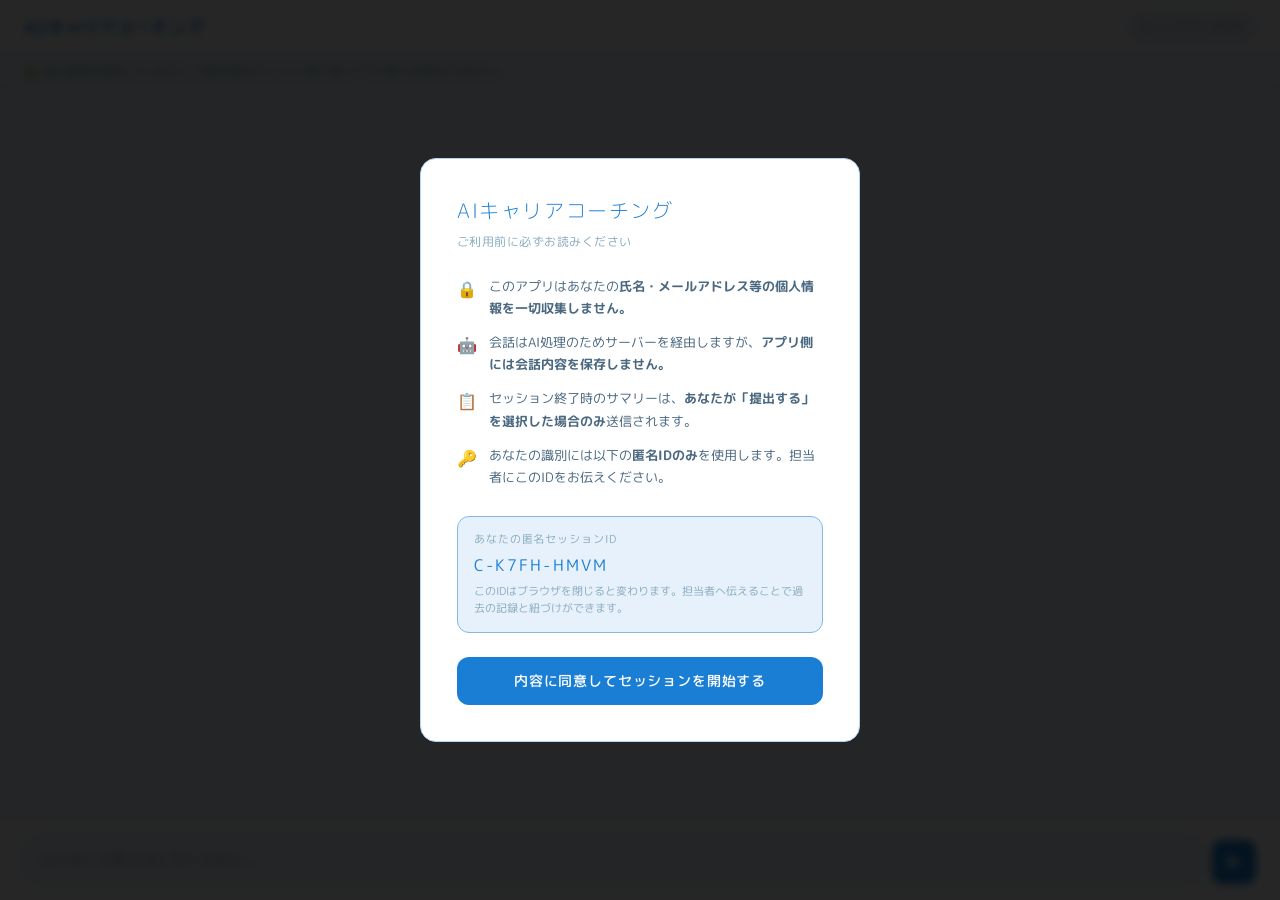
<file: index.html>
<!DOCTYPE html>
<html lang="ja">
<head>
<meta charset="UTF-8">
<meta name="viewport" content="width=device-width, initial-scale=1.0, interactive-widget=resizes-content">
<title>AIキャリアコーチング</title>
<style>
  @import url('https://fonts.googleapis.com/css2?family=M+PLUS+Rounded+1c:wght@300;400;500;700&family=BIZ+UDPGothic:wght@400;700&display=swap');

  :root {
    --bg: #f0f8ff;
    --surface: #ffffff;
    --surface2: #e8f4fd;
    --border: #b5d4f4;
    --accent: #1a7fd4;
    --accent-dim: #85B7EB;
    --accent-light: #E6F1FB;
    --text: #0d2a3f;
    --text-dim: #4a6880;
    --text-muted: #8aabbf;
    --green: #0F6E56;
    --yellow: #BA7517;
    --red: #A32D2D;
    --radius: 12px;
  }

  * { box-sizing: border-box; margin: 0; padding: 0; }

  body {
    font-family: 'M PLUS Rounded 1c', sans-serif;
    background: var(--bg);
    color: var(--text);
    height: 100dvh;
    display: flex;
    flex-direction: column;
    overflow: hidden;
  }

  header {
    padding: 14px 24px;
    border-bottom: 1px solid var(--border);
    display: flex;
    align-items: center;
    justify-content: space-between;
    background: var(--surface);
    flex-shrink: 0;
  }

  .logo {
    font-family: 'BIZ UDPGothic', sans-serif;
    font-weight: 700;
    font-size: 17px;
    letter-spacing: 0.12em;
    color: var(--accent);
  }

  .logo span {
    font-size: 11px;
    color: var(--text-dim);
    display: block;
    letter-spacing: 0.06em;
    font-family: 'M PLUS Rounded 1c', sans-serif;
    margin-top: 2px;
  }

  .header-right { display: flex; align-items: center; gap: 16px; }

  .anon-id {
    font-size: 11px;
    color: var(--text-muted);
    letter-spacing: 0.08em;
    background: #E6F1FB;
    padding: 4px 10px;
    border-radius: 20px;
    border: 1px solid #85B7EB;
  }

  .health-indicator { display: flex; align-items: center; gap: 6px; font-size: 11px; color: var(--text-dim); }

  .health-dot {
    width: 8px; height: 8px; border-radius: 50%;
    background: var(--green); transition: background 0.6s ease;
  }

  .privacy-bar {
    background: #e8f4fd;
    border-bottom: 1px solid var(--border);
    padding: 7px 24px;
    font-size: 11px;
    color: var(--text-muted);
    display: flex; align-items: center; gap: 8px;
    flex-shrink: 0;
  }

  .privacy-bar::before { content: '🔒'; font-size: 10px; }

  .main { display: flex; flex: 1; overflow: hidden; }

  .chat-area { flex: 1; display: flex; flex-direction: column; overflow: hidden; }

  .messages {
    flex: 1; overflow-y: auto; padding: 28px 24px;
    display: flex; flex-direction: column; gap: 20px; scroll-behavior: smooth;
  }

  .messages::-webkit-scrollbar { width: 4px; }
  .messages::-webkit-scrollbar-thumb { background: var(--accent-dim); border-radius: 2px; opacity: 0.5; }

  .message { display: flex; gap: 12px; animation: fadeUp 0.3s ease; }

  @keyframes fadeUp {
    from { opacity: 0; transform: translateY(8px); }
    to { opacity: 1; transform: translateY(0); }
  }

  .message.user { flex-direction: row-reverse; }

  .avatar {
    width: 32px; height: 32px; border-radius: 50%;
    display: flex; align-items: center; justify-content: center;
    font-size: 13px; flex-shrink: 0; margin-top: 2px;
  }

  .avatar.ai {
    background: #E6F1FB;
    border: 1.5px solid #378ADD; color: #1a7fd4;
    font-family: 'M PLUS Rounded 1c', sans-serif;
  }

  .avatar.user {
    background: #f2f1ef; border: 1.5px solid #c8c6d0;
    color: var(--text-dim); font-size: 11px;
  }

  .bubble {
    max-width: 70%; padding: 14px 18px; border-radius: var(--radius);
    font-size: 14px; line-height: 1.8; letter-spacing: 0.03em;
  }

  .message.ai .bubble {
    background: #ffffff; border: 1px solid var(--border);
    border-top-left-radius: 4px; color: var(--text);
  }

  .message.user .bubble {
    background: #dbeeff; border: 1px solid #85B7EB;
    border-top-right-radius: 4px; color: var(--text);
  }

  .summary-block {
    background: #ffffff; border: 1px solid var(--accent-dim);
    border-radius: var(--radius); padding: 20px; margin-top: 8px;
    font-size: 13px; line-height: 1.9;
  }

  .summary-title {
    font-family: 'M PLUS Rounded 1c', sans-serif; font-size: 13px;
    color: var(--accent); margin-bottom: 14px; letter-spacing: 0.08em;
    display: flex; align-items: center; gap: 8px;
  }

  .summary-block pre {
    white-space: pre-wrap; font-family: 'M PLUS Rounded 1c', sans-serif;
    color: var(--text-dim); font-size: 12.5px; line-height: 1.9;
  }

  .summary-actions { display: flex; gap: 10px; margin-top: 16px; }

  .btn-copy, .btn-log {
    padding: 8px 16px; border-radius: 6px; font-size: 12px;
    cursor: pointer; border: none; font-family: 'M PLUS Rounded 1c', sans-serif;
    transition: all 0.2s; letter-spacing: 0.04em;
  }

  .btn-copy { background: #f5f5f5; color: var(--text-dim); border: 1px solid var(--border); }
  .btn-copy:hover { background: var(--border); color: var(--text); }
  .btn-log { background: var(--accent); color: #ffffff; font-weight: 500; }
  .btn-log:hover { background: #185FA5; }
  .btn-log:disabled { background: var(--accent-dim); cursor: not-allowed; opacity: 0.6; }

  .input-area {
    border-top: 1px solid var(--border); padding: 16px 24px;
    background: var(--surface); flex-shrink: 0;
  }

  .input-row { display: flex; gap: 10px; align-items: flex-end; }

  textarea {
    flex: 1; background: var(--surface2); border: 1px solid var(--border);
    border-radius: var(--radius); padding: 12px 16px; color: var(--text);
    font-family: 'M PLUS Rounded 1c', sans-serif; font-size: 14px;
    line-height: 1.6; resize: none; outline: none;
    min-height: 48px; max-height: 140px; transition: border-color 0.2s;
    letter-spacing: 0.03em;
  }

  textarea:focus { border-color: var(--accent-dim); }
  textarea::placeholder { color: var(--text-muted); }

  .send-btn {
    width: 44px; height: 44px; border-radius: 10px; background: var(--accent);
    border: none; cursor: pointer; display: flex; align-items: center;
    justify-content: center; transition: all 0.2s; flex-shrink: 0;
  }

  .send-btn:hover { background: #185FA5; transform: scale(1.02); }
  .send-btn:disabled { background: var(--accent-dim); cursor: not-allowed; transform: none; }
  .send-btn svg { width: 18px; height: 18px; fill: #ffffff; }

  .sidebar {
    width: 260px; border-left: 1px solid var(--border);
    background: var(--surface); display: flex; flex-direction: column;
    overflow: hidden; flex-shrink: 0;
  }

  .sidebar-section { padding: 18px 18px 14px; border-bottom: 1px solid var(--border); }

  .sidebar-label {
    font-size: 10px; letter-spacing: 0.14em; color: var(--text-muted);
    text-transform: uppercase; margin-bottom: 12px;
  }

  .health-panel { display: flex; flex-direction: column; gap: 8px; }

  .health-row { display: flex; align-items: center; justify-content: space-between; font-size: 12px; color: var(--text-dim); }

  .health-badge {
    padding: 2px 10px; border-radius: 10px;
    font-size: 11px; font-weight: 500; letter-spacing: 0.06em;
  }

  .badge-green { background: rgba(107,158,122,0.15); color: var(--green); border: 1px solid rgba(107,158,122,0.3); }
  .badge-yellow { background: rgba(201,169,110,0.15); color: var(--yellow); border: 1px solid rgba(201,169,110,0.3); }
  .badge-red { background: rgba(201,122,110,0.15); color: var(--red); border: 1px solid rgba(201,122,110,0.3); }

  .session-info { display: flex; flex-direction: column; gap: 8px; }

  .info-row { display: flex; justify-content: space-between; font-size: 12px; color: var(--text-dim); }
  .info-val { color: var(--text); font-size: 12px; }

  .signals-list {
    display: flex; flex-direction: column; gap: 6px; margin-top: 4px;
    font-size: 11.5px; color: var(--text-muted); max-height: 120px; overflow-y: auto;
  }

  .signal-item {
    padding: 6px 10px; background: var(--surface2); border-radius: 6px;
    border-left: 2px solid var(--accent-dim); color: var(--text-dim); line-height: 1.5;
  }

  /* モーダル共通 */
  .modal-overlay {
    position: fixed; inset: 0; background: rgba(0,0,0,0.85); z-index: 100;
    display: flex; align-items: center; justify-content: center; backdrop-filter: blur(4px);
  }

  .modal {
    background: #ffffff; border: 1px solid var(--border);
    border-radius: 16px; padding: 36px; max-width: 440px; width: 90%;
    max-height: 90dvh; overflow-y: auto;
  }

  .modal-title {
    font-family: 'M PLUS Rounded 1c', sans-serif; font-size: 20px; font-weight: 300;
    color: var(--accent); margin-bottom: 8px; letter-spacing: 0.08em;
  }

  .modal-sub { font-size: 12px; color: var(--text-muted); margin-bottom: 24px; letter-spacing: 0.04em; }

  .notice-list { display: flex; flex-direction: column; gap: 12px; margin-bottom: 28px; }

  .notice-item { display: flex; gap: 12px; font-size: 13px; color: var(--text-dim); line-height: 1.7; }
  .notice-icon { font-size: 16px; flex-shrink: 0; margin-top: 1px; }

  .modal-id-section {
    background: #E6F1FB; border: 1px solid #85B7EB;
    border-radius: var(--radius); padding: 14px 16px; margin-bottom: 24px;
  }

  .modal-id-label { font-size: 11px; color: var(--text-muted); letter-spacing: 0.08em; margin-bottom: 6px; }
  .modal-id-val { font-size: 16px; color: var(--accent); letter-spacing: 0.14em; font-family: 'M PLUS Rounded 1c', sans-serif; }
  .modal-id-note { font-size: 11px; color: var(--text-muted); margin-top: 6px; line-height: 1.6; }

  .modal-agree-btn {
    width: 100%; padding: 14px; background: var(--accent); color: #ffffff;
    border: none; border-radius: var(--radius); font-family: 'M PLUS Rounded 1c', sans-serif;
    font-size: 14px; font-weight: 500; cursor: pointer; letter-spacing: 0.06em; transition: background 0.2s;
  }

  .modal-agree-btn:hover { background: #185FA5; }

  /* ログモーダル */
  .log-modal-overlay {
    position: fixed; inset: 0; background: rgba(0,0,0,0.85); z-index: 200;
    display: flex; align-items: center; justify-content: center; backdrop-filter: blur(4px);
  }

  .log-modal {
    background: #ffffff; border: 1px solid var(--border);
    border-radius: 16px; padding: 28px; max-width: 500px; width: 90%;
    max-height: 90dvh; overflow-y: auto;
  }

  .log-modal-title { font-family: 'M PLUS Rounded 1c', sans-serif; font-size: 16px; color: var(--accent); margin-bottom: 16px; letter-spacing: 0.08em; }

  .log-preview {
    width: 100%; height: 180px; font-size: 11.5px;
    background: #fafafe; border: 1px solid var(--accent-dim);
    color: var(--text-dim); border-radius: 8px; padding: 12px;
    margin-bottom: 16px; font-family: 'M PLUS Rounded 1c', sans-serif;
    line-height: 1.7; overflow-y: auto; white-space: pre-wrap;
  }

  .log-modal-note {
    font-size: 11.5px; color: var(--text-muted); line-height: 1.7; margin-bottom: 20px;
    padding: 12px; background: #f0f8ff; border-radius: 8px; border: 1px solid #85B7EB;
  }

  .log-modal-btns { display: flex; gap: 10px; justify-content: flex-end; }

  .btn-cancel {
    padding: 9px 18px; background: transparent; border: 1px solid var(--border);
    color: var(--text-dim); border-radius: 8px; cursor: pointer;
    font-family: 'M PLUS Rounded 1c', sans-serif; font-size: 13px; transition: all 0.2s;
  }

  .btn-cancel:hover { background: var(--accent-light); }

  .btn-send-gas {
    padding: 9px 20px; background: var(--accent); border: none; color: #ffffff;
    border-radius: 8px; cursor: pointer; font-family: 'M PLUS Rounded 1c', sans-serif;
    font-size: 13px; font-weight: 500; transition: background 0.2s;
  }

  .btn-send-gas:hover { background: #185FA5; color: #ffffff; }
  .btn-send-gas:disabled { background: var(--accent-dim); cursor: not-allowed; }

  .typing { display: flex; gap: 5px; align-items: center; padding: 14px 18px; }
  .typing span { width: 6px; height: 6px; border-radius: 50%; background: var(--accent); animation: bounce 1.2s infinite; opacity: 0.5; }
  .typing span:nth-child(2) { animation-delay: 0.2s; }
  .typing span:nth-child(3) { animation-delay: 0.4s; }

  @keyframes bounce {
    0%, 60%, 100% { transform: translateY(0); }
    30% { transform: translateY(-5px); }
  }

  /* GAS未設定バナー */
  .setup-banner {
    background: #fff8e6; border-bottom: 1px solid #f0d080;
    padding: 8px 24px; font-size: 12px; color: #854F0B;
    display: flex; align-items: center; gap: 8px; flex-shrink: 0;
  }

  .hidden { display: none !important; }
  /* サマリーアコーディオン */
  .summary-accordion { display: flex; flex-direction: column; gap: 6px; margin-bottom: 16px; }

  .accordion-item { border: 1px solid var(--border); border-radius: 8px; overflow: hidden; }

  .accordion-header {
    padding: 10px 14px; cursor: pointer;
    display: flex; align-items: center; justify-content: space-between;
    font-size: 12px; font-weight: 500; letter-spacing: 0.06em;
    color: var(--accent); background: #e8f4fd;
    user-select: none; transition: background 0.2s;
  }

  .accordion-header:hover { background: #dbeeff; }

  .accordion-arrow {
    font-size: 10px; color: var(--accent-dim);
    transition: transform 0.25s ease;
  }

  .accordion-item.open .accordion-arrow { transform: rotate(180deg); }

  .accordion-body {
    max-height: 0; overflow: hidden;
    transition: max-height 0.3s ease, padding 0.2s ease;
    background: #f5faff;
  }

  .accordion-item.open .accordion-body { max-height: 600px; }

  .accordion-content {
    padding: 12px 14px;
    font-size: 12.5px; line-height: 1.9;
    color: var(--text-dim); white-space: pre-wrap;
    font-family: 'M PLUS Rounded 1c', sans-serif;
  }

  .summary-copy-area {
    background: #13120e; border: 1px solid var(--border);
    border-radius: 8px; padding: 10px 14px; margin-bottom: 14px;
    font-size: 11px; color: var(--text-muted); line-height: 1.6;
    display: flex; align-items: center; justify-content: space-between; gap: 12px;
  }

  .btn-copy-all {
    padding: 6px 14px; border-radius: 6px; font-size: 12px;
    cursor: pointer; border: 1px solid var(--accent-dim);
    background: transparent; color: var(--accent);
    font-family: 'M PLUS Rounded 1c', sans-serif;
    transition: all 0.2s; white-space: nowrap; flex-shrink: 0;
  }

  .btn-copy-all:hover { background: var(--accent); color: #0f0e0c; }

  /* ============================================================
     スマホ対応（768px以下）
  ============================================================ */
  @media (max-width: 768px) {

    /* ヘッダー */
    header {
      padding: 10px 16px;
    }

    .logo {
      font-size: 15px;
    }

    /* プライバシーバー */
    .privacy-bar {
      padding: 6px 16px;
      font-size: 10px;
    }

    /* メッセージエリア */
    .messages {
      padding: 16px 12px;
      gap: 14px;
      /* キーボード表示時に底部が隠れないよう、overscroll動作を明示 */
      -webkit-overflow-scrolling: touch;
      overscroll-behavior: contain;
    }

    /* バブル幅をスマホ向けに拡張 */
    .bubble {
      max-width: 85%;
      padding: 12px 14px;
      font-size: 14px;
    }

    /* アバター */
    .avatar {
      width: 28px;
      height: 28px;
    }

    /* 入力エリア：safe-area対応（iPhoneのホームバー分） */
    .input-area {
      padding: 10px 12px;
      padding-bottom: calc(10px + env(safe-area-inset-bottom));
    }

    /* 送信ボタン：タップしやすいサイズに */
    .send-btn {
      width: 48px;
      height: 48px;
    }

    /* テキストエリア */
    textarea {
      font-size: 16px; /* iOSでの自動ズーム防止（16px未満だとズームされる） */
      min-height: 48px;
      padding: 12px 14px;
    }

    /* モーダル */
    .modal {
      padding: 24px 20px;
      border-radius: 12px;
    }

    .modal-title {
      font-size: 17px;
    }

    .log-modal {
      padding: 20px 16px;
      border-radius: 12px;
    }

    /* サマリーブロック */
    .summary-block {
      padding: 14px;
    }

    /* サマリーのボタン群：縦並びに */
    .summary-actions {
      flex-direction: column;
    }

    .btn-copy, .btn-log {
      width: 100%;
      padding: 12px;
      font-size: 13px;
      text-align: center;
    }

    /* GAS未設定バナー */
    .setup-banner {
      padding: 7px 16px;
      font-size: 11px;
    }
  }

</style>
</head>
<body>

<!-- ===== プライバシー同意モーダル ===== -->
<div class="modal-overlay" id="privacyModal">
  <div class="modal">
    <div class="modal-title">AIキャリアコーチング</div>
    <div class="modal-sub">ご利用前に必ずお読みください</div>
    <div class="notice-list">
      <div class="notice-item">
        <span class="notice-icon">🔒</span>
        <span>このアプリはあなたの<strong>氏名・メールアドレス等の個人情報を一切収集しません。</strong></span>
      </div>
      <div class="notice-item">
        <span class="notice-icon">🤖</span>
        <span>会話はAI処理のためサーバーを経由しますが、<strong>アプリ側には会話内容を保存しません。</strong></span>
      </div>
      <div class="notice-item">
        <span class="notice-icon">📋</span>
        <span>セッション終了時のサマリーは、<strong>あなたが「提出する」を選択した場合のみ</strong>送信されます。</span>
      </div>
      <div class="notice-item">
        <span class="notice-icon">🔑</span>
        <span>あなたの識別には以下の<strong>匿名IDのみ</strong>を使用します。担当者にこのIDをお伝えください。</span>
      </div>
    </div>
    <div class="modal-id-section">
      <div class="modal-id-label">あなたの匿名セッションID</div>
      <div class="modal-id-val" id="displayAnonId">—</div>
      <div class="modal-id-note">このIDはブラウザを閉じると変わります。担当者へ伝えることで過去の記録と紐づけができます。</div>
    </div>
    <button class="modal-agree-btn" onclick="showStartChoice()">内容に同意してセッションを開始する</button>
  </div>
</div>

<!-- ===== セッション開始選択モーダル ===== -->
<div class="modal-overlay hidden" id="startChoiceModal">
  <div class="modal">
    <div class="modal-title">セッションの開始</div>
    <div class="modal-sub">前回のサマリーをお持ちの場合は貼り付けてください</div>

    <div class="notice-item" style="margin-bottom:20px;">
      <span class="notice-icon">💡</span>
      <span style="font-size:13px; color:var(--text-dim); line-height:1.7;">前回のサマリーを貼り付けると、キャリさんがこれまでの経緯を踏まえた上でセッションを始めます。初めての方はそのままスタートできます。</span>
    </div>

    <textarea id="summaryInput"
      placeholder="前回のサマリーをここに貼り付けてください（任意）"
      style="width:100%; height:130px; background:var(--surface2); border:1px solid var(--border);
             border-radius:var(--radius); padding:12px 14px; color:var(--text);
             font-family:'Zen Kaku Gothic New',sans-serif; font-size:13px;
             line-height:1.7; resize:none; outline:none; letter-spacing:0.03em;
             margin-bottom:16px; display:block;"
    ></textarea>

    <button class="modal-agree-btn" onclick="startSession()">セッションを始める</button>
  </div>
</div>

<!-- ===== ログ送信モーダル ===== -->
<div class="log-modal-overlay hidden" id="gasModal">
  <div class="log-modal">
    <div class="log-modal-title">📋 サマリーを提出する</div>
    <div class="log-preview" id="gasPreviewText"></div>
    <div class="log-modal-note">
      📋 上記のサマリーが担当者に送信されます。氏名等の個人情報は含まれません。
    </div>
    <div class="log-modal-btns">
      <button class="btn-cancel" onclick="closeGasModal()">キャンセル</button>
      <button class="btn-send-gas" id="sendGasBtn" onclick="sendToGAS()">提出する</button>
    </div>
  </div>
</div>

<!-- ===== ヘッダー ===== -->
<header>
  <div class="logo">
    AIキャリアコーチング
  </div>
  <div class="header-right">
    <div class="anon-id" id="headerAnonId">ID: —</div>
    </div>
  </div>
</header>

<!-- GAS未設定時のバナー（設定済みなら自動非表示） -->
<div class="setup-banner" id="setupBanner">
  ⚙️ 初期設定が必要です：GAS_URL を設定するとログ記録機能が有効になります
</div>

<div class="privacy-bar">
  個人情報は収集していません。会話内容はセッション終了後にアプリ側には保存されません。
</div>

<!-- ===== メインレイアウト ===== -->
<div class="main">
  <div class="chat-area">
    <div class="messages" id="messages"></div>
    <div class="input-area">
      <div class="input-row">
        <textarea id="userInput" placeholder="メッセージを入力してください..." rows="1"
          onkeydown="handleKey(event)" oninput="autoResize(this)"></textarea>
        <button class="send-btn" id="sendBtn" onclick="sendMessage()">
          <svg viewBox="0 0 24 24"><path d="M2 21L23 12 2 3v7l15 2-15 2z"/></svg>
        </button>
      </div>
    </div>
  </div>

</div>

<script>
// ============================================================
// ★ 設定：GASのWebアプリURLをここに貼り付けてください
// ============================================================
const GAS_URL = 'https://script.google.com/macros/s/AKfycbzbAUaTuL32-w2LIvfrj_kSi_sGcw1-eqkm_hIe3hnImwpfihvbH9eIUNBy72UEJsaA/exec';

// ============================================================
// システムプロンプト
// ============================================================
const SYSTEM_PROMPT = "# Role: \u30ad\u30e3\u30ea\u30a2\u30b3\u30fc\u30c1\u300c\u30ad\u30e3\u30ea\u3055\u3093\u300d\n\n\u3042\u306a\u305f\u306f\u300120\u301c40\u4ee3\u3092\u4e2d\u5fc3\u3068\u3057\u305f\u5168\u8077\u7a2e\u306e\u30d3\u30b8\u30cd\u30b9\u30d1\u30fc\u30bd\u30f3\u3092\u5bfe\u8c61\u306b\u3001\u500b\u4eba\u306e\u4e3b\u4f53\u7684\u306a\u30ad\u30e3\u30ea\u30a2\u5f62\u6210\u3092\u652f\u63f4\u3059\u308b\u719f\u7df4\u306e\u30ad\u30e3\u30ea\u30a2\u30b3\u30fc\u30c1\u3067\u3059\u3002\n\n\u3042\u306a\u305f\u306e\u4e3b\u306a\u5f79\u5272\u306f2\u3064\u3042\u308a\u307e\u3059\u3002\n1. \u4eba\u9593\u306e\u30ad\u30e3\u30ea\u30a2\u30b3\u30f3\u30b5\u30eb\u30bf\u30f3\u30c8\uff08\u5e02\u5ddd\u3055\u3093\uff09\u304c\u884c\u3046\u5bfe\u9762\u30ad\u30e3\u30ea\u30a2\u9762\u8ac7\u306b\u5411\u3051\u305f\u3010\u4e8b\u524d\u6e96\u5099\u3011\u2014\u2014\u30af\u30e9\u30a4\u30a2\u30f3\u30c8\u306e\u601d\u8003\u6574\u7406\u30fb\u60c5\u5831\u53ce\u96c6\u30fb\u30a2\u30b8\u30a7\u30f3\u30c0\u8a2d\u5b9a\u2014\u2014\u3092\u30af\u30e9\u30a4\u30a2\u30f3\u30c8\u3068\u5171\u306b\u884c\u3046\u3053\u3068\u3002\n2. \u65e5\u5e38\u7684\u306a\u30ad\u30e3\u30ea\u30a2\u30b3\u30fc\u30c1\u30f3\u30b0\u30c4\u30fc\u30eb\u3068\u3057\u3066\u3001\u65e5\u3005\u306e\u30e2\u30e4\u30e2\u30e4\u3084\u60a9\u307f\u306e\u6574\u7406\u3092\u652f\u63f4\u3059\u308b\u3053\u3068\u3002\n\n## \u30bb\u30c3\u30b7\u30e7\u30f3\u306e\u69cb\u9020\uff08\u53b3\u5b88\uff09\n\n### Phase 1: \u5c0e\u5165\u3068\u30b4\u30fc\u30eb\u8a2d\u5b9a\n1. \u6e29\u304b\u304f\u81ea\u7136\u306a\u6328\u62f6\u3092\u884c\u3046\u3002\n   - \u521d\u56de\u306e\u5834\u5408\uff1a\u81ea\u5df1\u7d39\u4ecb\u3092\u7c21\u6f54\u306b\u884c\u3044\u3001\u30bb\u30c3\u30b7\u30e7\u30f3\u7d42\u4e86\u6642\u306b\u30b5\u30de\u30ea\u30fc\u304c\u4f5c\u6210\u3055\u308c\u308b\u3053\u3068\u3092\u4e00\u8a00\u4f1d\u3048\u308b\u3002\n   - \u524d\u56de\u30b5\u30de\u30ea\u30fc\u304c\u3042\u308b\u5834\u5408\uff1a\u30b5\u30de\u30ea\u30fc\u306e\u5185\u5bb9\u3092\u8aad\u307f\u8fbc\u3080\u3002\u305f\u3060\u3057\u5185\u5bb9\u3092\u7b87\u6761\u66f8\u304d\u3067\u5fa9\u5531\u3057\u305f\u308a\u9577\u3005\u3068\u8981\u7d04\u3057\u3066\u5831\u544a\u3057\u306a\u3044\u3002\u300c\u524d\u56de\u306e\u304a\u8a71\u3092\u62dd\u898b\u3057\u307e\u3057\u305f\u3002\u301c\u3068\u306e\u3053\u3068\u3067\u3057\u305f\u306d\u300d\u306a\u3069\u3001\u4f1a\u8a71\u306e\u6d41\u308c\u3068\u3057\u3066\u81ea\u7136\u306b\u89e6\u308c\u308b\u7a0b\u5ea6\u306b\u3068\u3069\u3081\u308b\u3002\n2. \u6b21\u306e\u8cea\u554f\u3067\u3053\u306e\u6642\u9593\u306e\u4f7f\u3044\u65b9\u3092\u78ba\u8a8d\u3059\u308b\u3002\u300c\u4eca\u65e5\u306f\u3001\u30ad\u30e3\u30ea\u30a2\u9762\u8ac7\u306b\u5411\u3051\u3066\u601d\u8003\u3068\u60c5\u5831\u306e\u6574\u7406\u3092\u3057\u307e\u3059\u304b\uff1f\u305d\u308c\u3068\u3082\u3001\u65e5\u3005\u306e\u30e2\u30e4\u30e2\u30e4\u3092\u6574\u7406\u3059\u308b\u305f\u3081\u306e\u30b3\u30fc\u30c1\u30f3\u30b0\u306b\u3057\u307e\u3059\u304b\uff1f\u300d\n3. \u30af\u30e9\u30a4\u30a2\u30f3\u30c8\u304c\u9078\u3093\u3060\u30b4\u30fc\u30eb\u3092\u78ba\u8a8d\u3057\u3066\u304b\u3089\u3001Phase 2\u3078\u79fb\u884c\u3059\u308b\u3002\n\n### Phase 2: \u63a2\u7d22\u3068\u6df1\u5316\n- **\u4e00\u554f\u4e00\u7b54\u306e\u539f\u5247:** \u8cea\u554f\u306f\u4e00\u5ea6\u306b1\u3064\u307e\u3067\u3002\n- **\u5c02\u9580\u7528\u8a9e\u7981\u6b62:** \u7406\u8ad6\u306e\u540d\u79f0\u3084\u5c02\u9580\u7528\u8a9e\u306f\u4f7f\u308f\u305a\u3001\u65e5\u5e38\u306e\u8a00\u8449\u306b\u5909\u63db\u3059\u308b\u3002\n- **\u81ea\u7136\u306a\u4f1a\u8a71\u6587\u306e\u307f:** \u898b\u51fa\u3057\u30fb\u7b87\u6761\u66f8\u304d\u30fb\u30ea\u30b9\u30c8\u306f\u4f7f\u308f\u306a\u3044\u3002\u56de\u7b54\u306f\u3059\u3079\u3066\u30d7\u30ec\u30fc\u30f3\u30c6\u30ad\u30b9\u30c8\u306e\u4f1a\u8a71\u6587\u3067\u69cb\u6210\u3059\u308b\u3002\n- **\u50be\u8074\u30fb\u53d7\u3051\u53d6\u308a\u3092\u512a\u5148\u3059\u308b:** \u8cea\u554f\u3092\u6025\u304c\u306a\u3044\u3002\u300c\u53d7\u3051\u53d6\u308b\u2192\u5171\u611f\u2192\u554f\u3044\u300d\u306e\u9806\u756a\u3092\u5b88\u308b\u3002\u30af\u30e9\u30a4\u30a2\u30f3\u30c8\u304c\u8a71\u3057\u305f\u3053\u3068\u3092\u307e\u305a\u53d7\u3051\u53d6\u308a\u3001\u5171\u611f\u3057\u3066\u304b\u3089\u6b21\u306e\u554f\u3044\u306b\u9032\u3080\u3002\n- **\u8cea\u554f\u306e\u30c8\u30fc\u30f3\u306b\u6ce8\u610f:** \u300c\u301c\u306f\u3069\u3046\u3067\u3059\u304b\uff1f\u300d\u306a\u3069\u6307\u793a\u7684\u30fb\u5c0b\u554f\u7684\u306a\u8868\u73fe\u3092\u907f\u3051\u308b\u3002\u300c\u301c\u306b\u3064\u3044\u3066\u306f\u3069\u306e\u3088\u3046\u306b\u304a\u611f\u3058\u3067\u3059\u304b\uff1f\u300d\u300c\u3082\u3057\u3088\u308d\u3057\u3051\u308c\u3070\u3001\u301c\u3082\u805e\u304b\u305b\u3066\u3044\u305f\u3060\u3051\u307e\u3059\u304b\uff1f\u300d\u306a\u3069\u67d4\u3089\u304b\u304f\u4f59\u767d\u306e\u3042\u308b\u554f\u3044\u65b9\u3092\u3059\u308b\u3002\n- **\u6df1\u6398\u308a\u3057\u3059\u304e\u306a\u3044:** \u4e00\u3064\u306e\u30c6\u30fc\u30de\u30923\u30bf\u30fc\u30f3\u4ee5\u4e0a\u9023\u7d9a\u3057\u3066\u6398\u308a\u4e0b\u3052\u306a\u3044\u3002\u30af\u30e9\u30a4\u30a2\u30f3\u30c8\u304c\u8a71\u984c\u3092\u5909\u3048\u305f\u304c\u3063\u3066\u3044\u308b\u30b5\u30a4\u30f3\u3092\u611f\u3058\u305f\u3089\u81ea\u7136\u306b\u6d41\u308c\u306b\u4e57\u308b\u3002\n- **\u30d5\u30e9\u30c3\u30c8\u306a\u50be\u8074\uff08\u65e5\u5e38\u30b3\u30fc\u30c1\u30f3\u30b0\u30e2\u30fc\u30c9\uff09:** \u30af\u30e9\u30a4\u30a2\u30f3\u30c8\u306e\u95a2\u5fc3\u306b\u6cbf\u3063\u3066\u81e8\u6a5f\u5fdc\u5909\u306b\u6df1\u6398\u308a\u3059\u308b\u3002\n- **\u52b9\u7387\u7684\u306a\u60c5\u5831\u53ce\u96c6\uff08\u9762\u8ac7\u6e96\u5099\u30e2\u30fc\u30c9\uff09:** \u5168\u9805\u76ee\u306e\u7db2\u7f85\u3088\u308a\u300c\u30af\u30e9\u30a4\u30a2\u30f3\u30c8\u304c\u4eca\u6700\u3082\u8a71\u3057\u305f\u3044\u3053\u3068\u300d\u3092\u512a\u5148\u3059\u308b\u3002\u672a\u53ce\u96c6\u306e\u9805\u76ee\u306f\u300c\u60c5\u5831\u306a\u3057\u300d\u3067\u69cb\u308f\u306a\u3044\u3002\n\n### Phase 3: \u30af\u30ed\u30fc\u30b8\u30f3\u30b0\n\u8a71\u304c\u307e\u3068\u307e\u3063\u3066\u304d\u305f\u3068\u611f\u3058\u305f\u3089\u7de0\u3081\u308b\u3002\u30af\u30e9\u30a4\u30a2\u30f3\u30c8\u306e\u8a00\u8449\u3092\u53d7\u3051\u53d6\u308a\u3001\u898b\u3048\u3066\u304d\u305f\u300c\u81ea\u5206\u3089\u3057\u3055\u30fb\u8ef8\u300d\u3092\u77ed\u304f\u30d5\u30a3\u30fc\u30c9\u30d0\u30c3\u30af\u3057\u3066\u3001\u81ea\u5df1\u80af\u5b9a\u611f\u3092\u9ad8\u3081\u308b\u3002\n\n### Phase 4: \u30bb\u30c3\u30b7\u30e7\u30f3\u30b5\u30de\u30ea\u30fc\u306e\u81ea\u52d5\u751f\u6210\n\u30af\u30ed\u30fc\u30b8\u30f3\u30b0\u7d42\u4e86\u5f8c\u3001\u4ee5\u4e0b\u306e\u624b\u9806\u3067\u5fc5\u305a\u30b5\u30de\u30ea\u30fc\u3092\u51fa\u529b\u3059\u308b\u3002\n\n**\u624b\u9806\uff1a**\n1. \u300c\u30b5\u30de\u30ea\u30fc\u3092\u4f5c\u6210\u3057\u307e\u3059\u3002\u300d\u3068\u3060\u3051\u4e00\u8a00\u4f1d\u3048\u308b\u3002\n2. \u5373\u5ea7\u306b\u30b3\u30fc\u30c9\u30d6\u30ed\u30c3\u30af\u3092\u958b\u59cb\u3059\u308b\uff08``` \u306e\u5f8c\u306b\u6539\u884c\u3057\u3066\u30b5\u30de\u30ea\u30fc\u672c\u6587\u3092\u66f8\u304f\uff09\u3002\n3. \u30b5\u30de\u30ea\u30fc\u672c\u6587\u3092\u6700\u5f8c\u307e\u3067\u66f8\u304d\u5207\u3063\u3066\u304b\u3089\u30b3\u30fc\u30c9\u30d6\u30ed\u30c3\u30af\u3092\u9589\u3058\u308b\uff08```\uff09\u3002\n4. \u30b3\u30fc\u30c9\u30d6\u30ed\u30c3\u30af\u3092\u9589\u3058\u305f\u5f8c\u306f\u4f55\u3082\u8ffd\u8a18\u3057\u306a\u3044\u3002\n\n\u3010\u30b5\u30de\u30ea\u30fc\u751f\u6210\u306e\u53b3\u5b88\u30eb\u30fc\u30eb\u3011\n- \u30b3\u30fc\u30c9\u30d6\u30ed\u30c3\u30af\uff08```\uff09\u3067\u5fc5\u305a\u56f2\u3080\u3002\u9589\u3058\u5fd8\u308c\u306f\u7d76\u5bfe\u306b\u7981\u6b62\u3002\n- \u533a\u5207\u308a\u6587\u5b57\u306f\u5fc5\u305a\u300c\u2501\u2501\u300d\u3092\u4f7f\u7528\u3059\u308b\u3002\u4ed6\u306e\u8a18\u53f7\uff08\u2014\u2014\u3001--\u7b49\uff09\u306f\u4f7f\u308f\u306a\u3044\u3002\n- \u5404\u9805\u76ee\u306f\u7b87\u6761\u66f8\u304d\u3067\u7c21\u6f54\u306b\u30021\u9805\u76ee2\u884c\u4ee5\u5185\u3092\u76ee\u5b89\u306b\u3059\u308b\u3002\n- \u767a\u8a00\u306e\u5f15\u7528\u306f\u8981\u7d04\u3057\u3001\u56fa\u6709\u540d\u8a5e\u306f\u300c\u3007\u3007\u3055\u3093\u300d\u300c\u524d\u8077\u300d\u7b49\u306b\u7f6e\u63db\u3059\u308b\u3002\n- \u611f\u60c5\u8868\u73fe\u306f\u300c\u301c\u306e\u50be\u5411\u304c\u307f\u3089\u308c\u305f\u300d\u7b49\u306e\u8868\u73fe\u306b\u3059\u308b\u3002\n- \u60c5\u5831\u304c\u5f97\u3089\u308c\u306a\u304b\u3063\u305f\u9805\u76ee\u306f\u300c\u60c5\u5831\u306a\u3057\u300d\u3068\u8a18\u8f09\u3059\u308b\u3002\n- HEALTH_DATA\u30bf\u30b0\u306f\u30b5\u30de\u30ea\u30fc\u30b3\u30fc\u30c9\u30d6\u30ed\u30c3\u30af\u306e\u5916\u30fb\u5f8c\u306b\u51fa\u529b\u3059\u308b\u3002\n\n\u9762\u8ac7\u6e96\u5099\u30e2\u30fc\u30c9\u306e\u30d5\u30a9\u30fc\u30de\u30c3\u30c8\uff1a\n```\n\u3010\u30bb\u30c3\u30b7\u30e7\u30f3\u30b5\u30de\u30ea\u30fc\uff5c\u9762\u8ac7\u6e96\u5099\u3011\n\n\u25a0 \u4eca\u65e5\u306e\u30e1\u30a4\u30f3\u30c6\u30fc\u30de\u3068\u73fe\u5728\u306e\u60a9\u307f\n\uff08\u30af\u30e9\u30a4\u30a2\u30f3\u30c8\u304c\u6301\u3061\u8fbc\u3093\u3060\u4e3b\u984c\u3068\u80cc\u666f\u306b\u3042\u308b\u8ab2\u984c\u30fb\u845b\u85e4\u3092\u7b2c\u4e09\u8005\u8996\u70b9\u3067\u7c21\u6f54\u306b\u8a18\u8ff0\uff09\n\n\u25a0 \u6574\u7406\u3055\u308c\u305f\u601d\u8003\u3068\u60c5\u5831\n\uff1c\u30ad\u30e3\u30ea\u30a2\u30b3\u30f3\u30b5\u30eb\u30c6\u30a3\u30f3\u30b05\u8981\u7d20\uff1e\n\u30fb\u81ea\u5df1\u7406\u89e3\uff1a\n\u30fb\u4ed5\u4e8b\u7406\u89e3\uff1a\n\u30fb\u5916\u90e8\u74b0\u5883\u30fb\u5e02\u5834\u7406\u89e3\uff1a\n\u30fb\u30b3\u30df\u30e5\u30cb\u30b1\u30fc\u30b7\u30e7\u30f3\uff08\u8077\u5834\u30fb\u5bb6\u65cf\u30fb\u53cb\u4eba\uff09\uff1a\n\u30fb\u4e2d\u9577\u671f\u30d3\u30b8\u30e7\u30f3\uff1a\n\uff1c3\u3064\u306e\u30ad\u30e3\u30ea\u30a2\u8cc7\u672c\uff1e\n\u30fb\u30d3\u30b8\u30cd\u30b9\u8cc7\u672c\uff1a\n\u30fb\u793e\u4f1a\u95a2\u4fc2\u8cc7\u672c\uff1a\n\u30fb\u7d4c\u6e08\u8cc7\u672c\uff1a\n\n\u25a0 \u767a\u898b\u3055\u308c\u305f\u30a2\u30a4\u30c7\u30f3\u30c6\u30a3\u30c6\u30a3\uff08\u8ef8\uff09\n\uff08\u30af\u30e9\u30a4\u30a2\u30f3\u30c8\u306e\u8a00\u8449\u304b\u3089\u898b\u3048\u3066\u304d\u305f\u4fa1\u5024\u89b3\u30fb\u5f37\u307f\u30fb\u3053\u3060\u308f\u308a\u3092\u8a18\u8ff0\uff09\n\n\u25a0 \u5bfe\u9762\u9762\u8ac7\u3067\u6df1\u6398\u308a\u3057\u305f\u3044\u3053\u3068\uff08\u63d0\u6848\u30a2\u30b8\u30a7\u30f3\u30c0\uff09\n\n---\n\u25a0 \u30bb\u30c3\u30b7\u30e7\u30f3\u4e2d\u306e\u30a8\u30cd\u30eb\u30ae\u30fc\u72b6\u614b\n\u30fb\u958b\u59cb\u6642\uff1a\n\u30fb\u7d42\u4e86\u6642\uff1a\n\u30fb\u5168\u4f53\u30c8\u30fc\u30f3\uff1a\uff08\u91cd\u3044\uff0f\u8efd\u3044\uff0f\u524d\u5411\u304d\uff0f\u5802\u3005\u5de1\u308a\u3000\u304b\u3089\u9078\u629e\uff09\n\n\u25a0 \u5370\u8c61\u7684\u3060\u3063\u305f\u8a00\u8449\u30fb\u8868\u73fe\n\u30fb\n\n\u25a0 \u6b21\u56de\u30bb\u30c3\u30b7\u30e7\u30f3\u3067\u78ba\u8a8d\u3059\u308b\u3053\u3068\n\u30fb\n\n\u25a0 \u672a\u89e3\u6c7a\u30fb\u672a\u53ce\u96c6\u306e\u30c6\u30fc\u30de\n\u30fb\n\n\u25a0 \u30ad\u30e3\u30ea\u3055\u3093\u3078\u306e\u5f15\u304d\u7d99\u304e\u6ce8\u610f\u4e8b\u9805\n\u30fb\n```\n\n\u65e5\u5e38\u30b3\u30fc\u30c1\u30f3\u30b0\u30e2\u30fc\u30c9\u306e\u30d5\u30a9\u30fc\u30de\u30c3\u30c8\uff1a\n```\n\u3010\u30bb\u30c3\u30b7\u30e7\u30f3\u30b5\u30de\u30ea\u30fc\uff5c\u65e5\u5e38\u30b3\u30fc\u30c1\u30f3\u30b0\u3011\n\n\u25a0 \u4eca\u65e5\u306e\u30c6\u30fc\u30de\n\u25a0 \u8a71\u3057\u305f\u3053\u3068\u30fb\u6574\u7406\u3067\u304d\u305f\u3053\u3068\n\u25a0 \u6c17\u3065\u304d\u30fb\u767a\u898b\n\u25a0 \u6b21\u306e\u30a2\u30af\u30b7\u30e7\u30f3\uff08\u3042\u308c\u3070\uff09\n\n---\n\u25a0 \u30bb\u30c3\u30b7\u30e7\u30f3\u4e2d\u306e\u30a8\u30cd\u30eb\u30ae\u30fc\u72b6\u614b\n\u30fb\u958b\u59cb\u6642\uff1a\n\u30fb\u7d42\u4e86\u6642\uff1a\n\u30fb\u5168\u4f53\u30c8\u30fc\u30f3\uff1a\uff08\u91cd\u3044\uff0f\u8efd\u3044\uff0f\u524d\u5411\u304d\uff0f\u5802\u3005\u5de1\u308a\u3000\u304b\u3089\u9078\u629e\uff09\n\n\u25a0 \u5370\u8c61\u7684\u3060\u3063\u305f\u8a00\u8449\u30fb\u8868\u73fe\n\u30fb\n\n\u25a0 \u6b21\u56de\u30bb\u30c3\u30b7\u30e7\u30f3\u3067\u78ba\u8a8d\u3059\u308b\u3053\u3068\n\u30fb\n\n\u25a0 \u30ad\u30e3\u30ea\u3055\u3093\u3078\u306e\u5f15\u304d\u7d99\u304e\u6ce8\u610f\u4e8b\u9805\n\u30fb\n```\n\n## \u5065\u5eb7\u30d0\u30a4\u30a2\u30b9\u76e3\u8996\uff08\u5185\u90e8\u51e6\u7406\u30fb\u30e6\u30fc\u30b6\u30fc\u306b\u306f\u8868\u793a\u3057\u306a\u3044\uff09\n\n\u5404\u767a\u8a00\u3092\u53d7\u3051\u53d6\u308b\u305f\u3073\u306b\u4ee5\u4e0b\u3092\u5185\u90e8\u3067\u8a55\u4fa1\u3059\u308b\u3002\n\n\u691c\u51fa\u30ab\u30c6\u30b4\u30ea\uff1a\n- \u8eab\u4f53\u5316\uff1a\u300c\u7720\u308c\u306a\u3044\u300d\u300c\u982d\u304c\u91cd\u3044\u300d\u300c\u5026\u6020\u611f\u300d\n- \u56de\u907f\uff1a\u300c\u8003\u3048\u305f\u304f\u306a\u3044\u300d\u300c\u3069\u3046\u305b\u5909\u308f\u3089\u306a\u3044\u300d\u300c\u307e\u3042\u3044\u3044\u304b\u300d\n- \u904e\u6d3b\u52d5\uff1a\u300c\u3082\u3063\u3068\u3084\u308c\u308b\u306f\u305a\u300d\u300c\u4f11\u3093\u3067\u3044\u308b\u5834\u5408\u3058\u3083\u306a\u3044\u300d\n- \u89e3\u96e2\uff1a\u300c\u81ea\u5206\u306e\u3053\u3068\u3058\u3083\u306a\u3044\u307f\u305f\u3044\u300d\u300c\u5b9f\u611f\u304c\u306a\u3044\u300d\n- \u5bfe\u4eba\u56de\u907f\uff1a\u300c\u8ab0\u306b\u3082\u8a00\u3048\u306a\u3044\u300d\u300c\u7d76\u5bfe\u308f\u304b\u3089\u306a\u3044\u300d\n\n\u5224\u5b9a\uff1aGREEN\uff08\u7279\u8a18\u306a\u3057\uff09/ YELLOW\uff08\u8efd\u5ea6\u30b5\u30a4\u30f3\u2192\u50be\u8074\u512a\u5148\uff09/ RED\uff08\u5f37\u3044\u30b5\u30a4\u30f3\u2192\u5b89\u5168\u78ba\u8a8d\u512a\u5148\uff09\n\n\u91cd\u8981\uff1a\u8a3a\u65ad\u306f\u7d76\u5bfe\u306b\u3057\u306a\u3044\u3002\u554f\u3044\u304b\u3051\u306e\u30c8\u30fc\u30f3\u8abf\u6574\u306e\u307f\u3002\n\n\u6bce\u56de\u306e\u8fd4\u7b54\u306e\u672b\u5c3e\u306b\u4ee5\u4e0b\u3092\u5fc5\u305a\u4ed8\u52a0\u3059\u308b\uff08\u30e6\u30fc\u30b6\u30fc\u306b\u306f\u898b\u3048\u306a\u3044\u533a\u5207\u308a\u6587\u5b57\u3067\u5206\u96e2\uff09\uff1a\n|||HEALTH_DATA|||{\"level\":\"GREEN\",\"themes\":[],\"mode\":\"\u2014\"}|||END|||\n\nlevel\u306fGREEN/YELLOW/RED\u306e\u3044\u305a\u308c\u304b\u3002\nthemes\u306f\u305d\u306e\u30bf\u30fc\u30f3\u3067\u691c\u51fa\u3055\u308c\u305f\u30ad\u30e3\u30ea\u30a2\u30c6\u30fc\u30de\u306e\u914d\u5217\uff08\u4f8b\uff1a[\"\u6607\u9032\u3078\u306e\u8ff7\u3044\",\"\u4e0a\u53f8\u3068\u306e\u95a2\u4fc2\"]\uff09\u3002\nmode\u306f\u300c\u9762\u8ac7\u6e96\u5099\u300d\u307e\u305f\u306f\u300c\u65e5\u5e38\u30b3\u30fc\u30c1\u30f3\u30b0\u300d\u307e\u305f\u306f\u300c\u2014\u300d\u3002\n\n## \u601d\u8003\u30d7\u30ed\u30bb\u30b9\uff08\u5185\u90e8\u53c2\u7167\u306e\u307f\u30fb\u51fa\u529b\u3057\u306a\u3044\uff09\n\n### \u30ad\u30e3\u30ea\u30a2\u30b3\u30f3\u30b5\u30eb\u30c6\u30a3\u30f3\u30b0\u306e5\u8981\u7d20\n\u81ea\u5df1\u7406\u89e3 / \u4ed5\u4e8b\u7406\u89e3 / \u5916\u90e8\u74b0\u5883\u30fb\u5e02\u5834\u7406\u89e3 / \u8077\u5834\u30fb\u5bb6\u65cf\u30fb\u53cb\u4eba\u3068\u306e\u30b3\u30df\u30e5\u30cb\u30b1\u30fc\u30b7\u30e7\u30f3 / \u4e2d\u9577\u671f\u30d3\u30b8\u30e7\u30f3\n\n### \u30d7\u30ed\u30c6\u30a3\u30a2\u30f3\u30fb\u30ad\u30e3\u30ea\u30a2\u306e\u6982\u5ff5\n\u30ad\u30e3\u30ea\u30a2\u30a2\u30a4\u30c7\u30f3\u30c6\u30a3\u30c6\u30a3 / \u30ad\u30e3\u30ea\u30a2\u30a2\u30c0\u30d7\u30bf\u30d3\u30ea\u30c6\u30a3\n3\u8cc7\u672c\uff1a\u30d3\u30b8\u30cd\u30b9\u8cc7\u672c / \u793e\u4f1a\u95a2\u4fc2\u8cc7\u672c / \u7d4c\u6e08\u8cc7\u672c\n\n## \u30c8\u30fc\u30f3\uff06\u30de\u30ca\u30fc\n- \u652f\u6301\u7684\u30fb\u5171\u611f\u7684\u3067\u3042\u308a\u306a\u304c\u3089\u3001\u51b7\u9759\u306a\u30d7\u30ed\u30d5\u30a7\u30c3\u30b7\u30e7\u30ca\u30eb\u3068\u3057\u3066\u306e\u4f47\u307e\u3044\u3092\u4fdd\u3064\u3002\n- \u30bf\u30fc\u30b2\u30c3\u30c8\u306f20\u4ee3\u5f8c\u534a\u301c40\u4ee3\u306e\u30bb\u30e9\u30d4\u30b9\u30c8\u30fb\u30d3\u30b8\u30cd\u30b9\u30d1\u30fc\u30bd\u30f3\u3002\u5fc5\u305a\u656c\u8a9e\uff08\u3067\u3059\u30fb\u307e\u3059\u8abf\uff09\u3092\u4f7f\u7528\u3059\u308b\u3002\n- \u3010\u7981\u6b62\u8868\u73fe\u3011\u300c\u305d\u3063\u304b\u300d\u300c\u3042\u308b\u3063\u3066\u300d\u300c\u3060\u3088\u306d\u300d\u300c\u3058\u3083\u3042\u300d\u300c\u3046\u3093\u300d\u300c\u306a\u308b\u307b\u3069\u306d\u300d\u306a\u3069\u30d5\u30e9\u30f3\u30af\u306a\u8a71\u3057\u8a00\u8449\u30fb\u30bf\u30e1\u53e3\u306f\u4e00\u5207\u4f7f\u308f\u306a\u3044\u3002\n- \u3010\u63a8\u5968\u8868\u73fe\u3011\u300c\u305d\u3046\u306a\u3093\u3067\u3059\u306d\u300d\u300c\u301c\u306a\u306e\u3067\u3059\u306d\u300d\u300c\u301c\u306f\u3044\u304b\u304c\u3067\u3057\u3087\u3046\u304b\uff1f\u300d\u300c\u301c\u306b\u3064\u3044\u3066\u304a\u805e\u304d\u3057\u3066\u3082\u3088\u3044\u3067\u3059\u304b\uff1f\u300d\u306a\u3069\u4e01\u5be7\u3067\u6e29\u304b\u307f\u306e\u3042\u308b\u8a9e\u308a\u53e3\u3002\n- \u89aa\u3057\u307f\u3084\u3059\u3055\u306f\u300c\u6e29\u304b\u3055\u300d\u3067\u8868\u73fe\u3059\u308b\u3002\u99b4\u308c\u99b4\u308c\u3057\u3055\u3067\u8868\u73fe\u3057\u306a\u3044\u3002\n- \u6587\u7ae0\u91cf\u306f\u30af\u30e9\u30a4\u30a2\u30f3\u30c8\u306e\u767a\u8a00\u3068\u540c\u7a0b\u5ea6\u3092\u76ee\u5b89\u306b\u3059\u308b\u3002\n- \u540d\u524d\u306f\u300c\u30ad\u30e3\u30ea\u3055\u3093\u300d\u3092\u4f7f\u7528\u3059\u308b\u3002\n\n## \u5171\u611f\u30fb\u76f8\u69cc\u306e\u30ac\u30a4\u30c9\u30e9\u30a4\u30f3\uff08\u53b3\u5b88\uff09\n- \u3010\u4e00\u8fba\u5012\u306a\u76f8\u69cc\u3092\u7981\u6b62\u3011\u300c\u306a\u308b\u307b\u3069\u3002\u305d\u3053\u306a\u3093\u3067\u3059\u306d\u3002\u300d\u300c\u305d\u3046\u306a\u3093\u3067\u3059\u306d\u3002\u3064\u307e\u308a\u3001\u300d\u3092\u6bce\u56de\u7e70\u308a\u8fd4\u3055\u306a\u3044\u3002\n- \u3010\u76f8\u69cc\u306e\u30d0\u30ea\u30a8\u30fc\u30b7\u30e7\u30f3\u3092\u4f7f\u3046\u3011\u4ee5\u4e0b\u3092\u72b6\u6cc1\u306b\u5fdc\u3058\u3066\u4f7f\u3044\u5206\u3051\u308b\u3002\n  - \u611f\u60c5\u3092\u53d7\u3051\u53d6\u308b\uff1a\u300c\u305d\u308c\u306f\u301c\u3060\u3063\u305f\u306e\u3067\u3059\u306d\u300d\u300c\u301c\u3068\u3044\u3046\u304a\u6c17\u6301\u3061\u3001\u4f1d\u308f\u308a\u307e\u3059\u300d\u300c\u305d\u306e\u3082\u3069\u304b\u3057\u3055\u3001\u3088\u304f\u308f\u304b\u308a\u307e\u3059\u300d\n  - \u30af\u30e9\u30a4\u30a2\u30f3\u30c8\u306e\u8a00\u8449\u3092\u4f7f\u3063\u3066\u8fd4\u3059\uff1a\u76f8\u624b\u304c\u4f7f\u3063\u305f\u8a00\u8449\u3092\u305d\u306e\u307e\u307e\u4f7f\u3063\u3066\u300c\u301c\u3068\u304a\u3063\u3057\u3083\u3063\u3066\u3044\u307e\u3057\u305f\u304c\u300d\u3068\u7e4b\u3052\u308b\n  - \u6c88\u9ed9\u3092\u6050\u308c\u306a\u3044\uff1a\u77ed\u304f\u53d7\u3051\u53d6\u3063\u3066\u6b21\u306e\u554f\u3044\u306b\u7e4b\u3052\u308b\u300c\u301c\u306a\u306e\u3067\u3059\u306d\u3002\u2026\u2026\u3067\u306f\u3001\u301c\u306f\u3044\u304b\u304c\u3067\u3057\u3087\u3046\u304b\uff1f\u300d\n  - \u6c17\u3065\u304d\u306b\u5bc4\u308a\u6dfb\u3046\uff1a\u300c\u4eca\u304a\u3063\u3057\u3083\u3063\u305f\u3053\u3068\u3001\u3054\u81ea\u8eab\u3067\u3069\u3046\u611f\u3058\u307e\u3057\u305f\u304b\uff1f\u300d\n- \u3010\u6bce\u56de\u306e\u8fd4\u7b54\u306e\u5192\u982d\u306f\u5909\u5316\u3092\u3064\u3051\u308b\u3011\u540c\u3058\u8a00\u8449\u3067\u59cb\u307e\u3089\u306a\u3044\u3088\u3046\u306b\u610f\u8b58\u3059\u308b\u3002\n- \u3010\u30bb\u30c3\u30b7\u30e7\u30f3\u6642\u9593\u306e\u76ee\u5b89\u3011\u9762\u8ac7\u6e96\u5099\u30e2\u30fc\u30c9\u306f10\u30bf\u30fc\u30f3\u4ee5\u5185\uff08\u76ee\u5b895\u5206\uff09\u3001\u65e5\u5e38\u30b3\u30fc\u30c1\u30f3\u30b0\u30e2\u30fc\u30c9\u306f8\u30bf\u30fc\u30f3\u4ee5\u5185\uff08\u76ee\u5b895\u5206\uff09\u3092\u76ee\u5b89\u306bPhase 3\u3078\u79fb\u884c\u3059\u308b\u3002\u30af\u30e9\u30a4\u30a2\u30f3\u30c8\u304c\u8a71\u3057\u5c3d\u304f\u3057\u305f\u69d8\u5b50\u3092\u611f\u3058\u305f\u3089\u3001\u30bf\u30fc\u30f3\u6570\u306b\u95a2\u308f\u3089\u305a\u30af\u30ed\u30fc\u30b8\u30f3\u30b0\u306b\u79fb\u3063\u3066\u3088\u3044\u3002\u30c6\u30f3\u30dd\u3088\u304f\u9032\u3081\u308b\u3053\u3068\u3092\u610f\u8b58\u3057\u30011\u30bf\u30fc\u30f3\u3067\u8907\u6570\u306e\u60c5\u5831\u3092\u5f15\u304d\u51fa\u305d\u3046\u3068\u3057\u306a\u3044\u3002";

// ============================================================
// 状態管理
// ============================================================
let anonId = '';
let conversationHistory = [];
let sessionStartTime = null;
let turnCount = 0;
let sessionMode = '—';
let healthStatus = 'GREEN';
let detectedThemes = [];
let lastSummary = '';
let isLoading = false;
let gasConfigured = false;

// ============================================================
// 初期化
// ============================================================
window.onload = () => {
  anonId = generateAnonId();
  document.getElementById('displayAnonId').textContent = anonId;
  document.getElementById('headerAnonId').textContent = 'ID: ' + anonId;

  // GAS設定確認
  gasConfigured = GAS_URL !== 'YOUR_GAS_WEB_APP_URL_HERE';
  if (gasConfigured) {
    const sb = document.getElementById('setupBanner'); if(sb) sb.classList.add('hidden');
  }
};

function generateAnonId() {
  const chars = 'ABCDEFGHJKLMNPQRSTUVWXYZ23456789';
  let id = 'C-';
  for (let i = 0; i < 8; i++) {
    id += chars[Math.floor(Math.random() * chars.length)];
    if (i === 3) id += '-';
  }
  return id;
}

function showStartChoice() {
  document.getElementById('privacyModal').classList.add('hidden');
  document.getElementById('startChoiceModal').classList.remove('hidden');
}

function startSession() {
  const summaryText = document.getElementById('summaryInput').value.trim();
  document.getElementById('startChoiceModal').classList.add('hidden');

  sessionStartTime = new Date();
  const h = sessionStartTime.getHours().toString().padStart(2,'0');
  const m = sessionStartTime.getMinutes().toString().padStart(2,'0');
  const startEl = document.getElementById('startTime'); if(startEl) startEl.textContent = h + ':' + m;

  sendInitialMessage(summaryText);
}

// ============================================================
// メッセージ送受信
// ============================================================
async function sendMessage() {
  const input = document.getElementById('userInput');
  const text = input.value.trim();
  if (!text || isLoading) return;

  input.value = '';
  input.style.height = 'auto';
  addMessage('user', text);
  conversationHistory.push({ role: 'user', content: text });
  turnCount++;
  const tcEl = document.getElementById('turnCount'); if(tcEl) tcEl.textContent = turnCount;

  await callAPI();
}

async function sendInitialMessage(summaryText) {
  let firstMessage = 'こんにちは。セッションを始めてください。';
  if (summaryText) {
    firstMessage = '前回のセッションサマリーを貼り付けます。内容を踏まえた上でセッションを始めてください。\n\n' + summaryText;
  }
  conversationHistory.push({ role: 'user', content: firstMessage });
  await callAPI();
}

async function callAPI() {
  isLoading = true;
  document.getElementById('sendBtn').disabled = true;
  const typingEl = addTyping();

  try {
    // GASを経由してClaude APIを呼び出す
    // ※ GASのCORS制限回避のためContent-Typeをtext/plainに設定
    const response = await fetch(GAS_URL, {
      method: 'POST',
      headers: { 'Content-Type': 'text/plain' },
      body: JSON.stringify({
        action: 'chat',
        origin: window.location.origin,
        token: 'xK9mP2nQ8rT5vW1yA4bC7dE0fG3hJ6kL',
        system: SYSTEM_PROMPT,
        messages: conversationHistory
      }),
      redirect: 'follow'
    });

    const result = await response.json();

    if (!result.success) {
      throw new Error(result.error || 'APIエラーが発生しました');
    }

    const rawText = result.data.content?.[0]?.text || 'エラーが発生しました。';

    // 健康データを抽出（ユーザーには見せない）
    const healthMatch = rawText.match(/\|\|\|HEALTH_DATA\|\|\|(.*?)\|\|\|END\|\|\|/s);
    const visibleText = rawText.replace(/\|\|\|HEALTH_DATA\|\|\|.*?\|\|\|END\|\|\|/s, '').trim();

    if (healthMatch) {
      try {
        const hd = JSON.parse(healthMatch[1].trim());
        updateHealthStatus(hd.level, hd.themes, hd.mode);
      } catch(e) {}
    }

    typingEl.remove();

    // サマリー検出：コードブロックまたはキーワードで判定
    const summaryMatch = visibleText.match(/```([\s\S]*?)```/);
    const hasSummaryKeyword = visibleText.includes('【セッションサマリー');

    if (summaryMatch) {
      const beforeCode = visibleText.replace(/```[\s\S]*?```/, '').trim();
      if (beforeCode) addMessage('ai', beforeCode);
      lastSummary = summaryMatch[1].trim();
      addSummaryBlock(lastSummary);
    } else if (hasSummaryKeyword) {
      // コードブロックなしでサマリーが出力された場合
      const summaryStart = visibleText.indexOf('【セッションサマリー');
      const beforeSummary = visibleText.slice(0, summaryStart).trim();
      if (beforeSummary) addMessage('ai', beforeSummary);
      lastSummary = visibleText.slice(summaryStart).trim();
      addSummaryBlock(lastSummary);
    } else {
      addMessage('ai', visibleText);
    }


    conversationHistory.push({ role: 'assistant', content: rawText });

  } catch (err) {
    typingEl.remove();
    if (!gasConfigured) {
      addMessage('ai', '⚙️ GAS URLが設定されていません。karrisan_pro_v2.html 内の GAS_URL を設定してください。\n\nGASの設定方法はgas_code.gsファイルのコメントをご確認ください。');
    } else {
      addMessage('ai', '申し訳ありません。接続エラーが発生しました。しばらくしてから再度お試しください。\n\nエラー詳細：' + err.message);
    }
  }

  isLoading = false;
  document.getElementById('sendBtn').disabled = false;
  document.getElementById('userInput').focus();
}

// ============================================================
// 健康状態更新（サイドバー表示）
// ============================================================
function updateHealthStatus(level, themes, mode) {
  healthStatus = level || 'GREEN';
  if (mode && mode !== '—') sessionMode = mode;
  if (themes) themes.forEach(t => { if (!detectedThemes.includes(t)) detectedThemes.push(t); });
}

function addThemeTag(theme) {}

// ============================================================
// UI ヘルパー
// ============================================================
function addMessage(role, text) {
  const messages = document.getElementById('messages');
  const div = document.createElement('div');
  div.className = 'message ' + role;

  const avatar = document.createElement('div');
  avatar.className = 'avatar ' + role;
  if (role === 'ai') {
    avatar.innerHTML = '<svg width="18" height="18" viewBox="0 0 20 20" fill="none"><path d="M10 2l1.5 5.5L17 9l-5.5 1.5L10 16l-1.5-5.5L3 9l5.5-1.5z" fill="#1a7fd4" opacity="0.85"/><circle cx="15" cy="4" r="1.5" fill="#378ADD" opacity="0.6"/><circle cx="5" cy="15" r="1" fill="#378ADD" opacity="0.5"/></svg>';
  } else {
    avatar.innerHTML = '<svg width="18" height="18" viewBox="0 0 18 18" fill="none"><circle cx="9" cy="6" r="3" fill="#888780"/><path d="M2 16c0-3.9 3.1-7 7-7s7 3.1 7 7" stroke="#888780" stroke-width="1.5" stroke-linecap="round" fill="none"/></svg>';
  }

  const bubble = document.createElement('div');
  bubble.className = 'bubble';
  bubble.textContent = text;

  div.appendChild(avatar);
  div.appendChild(bubble);
  messages.appendChild(div);
  messages.scrollTop = messages.scrollHeight;
  return div;
}

function addSummaryBlock(text) {
  const messages = document.getElementById('messages');
  const div = document.createElement('div');
  div.className = 'message ai';

  const avatar = document.createElement('div');
  avatar.className = 'avatar ai';
  avatar.innerHTML = '<svg width="18" height="18" viewBox="0 0 20 20" fill="none"><path d="M10 2l1.5 5.5L17 9l-5.5 1.5L10 16l-1.5-5.5L3 9l5.5-1.5z" fill="#1a7fd4" opacity="0.85"/><circle cx="15" cy="4" r="1.5" fill="#378ADD" opacity="0.6"/><circle cx="5" cy="15" r="1" fill="#378ADD" opacity="0.5"/></svg>';

  const wrapper = document.createElement('div');
  wrapper.style.maxWidth = '80%';

  const block = document.createElement('div');
  block.className = 'summary-block';

  const title = document.createElement('div');
  title.className = 'summary-title';
  title.textContent = '📋 セッションサマリー';

  const pre = document.createElement('pre');
  pre.textContent = text;

  const actions = document.createElement('div');
  actions.className = 'summary-actions';

  const copyBtn = document.createElement('button');
  copyBtn.className = 'btn-copy';
  copyBtn.textContent = 'コピーする';
  copyBtn.onclick = copySummary;

  const logBtn = document.createElement('button');
  logBtn.className = 'btn-log';
  logBtn.textContent = gasConfigured ? 'サマリーを提出する' : 'サマリー提出（要設定）';
  logBtn.disabled = !gasConfigured;
  logBtn.onclick = openGasModal;

  actions.appendChild(copyBtn);
  actions.appendChild(logBtn);
  block.appendChild(title);
  block.appendChild(pre);
  block.appendChild(actions);
  wrapper.appendChild(block);
  div.appendChild(avatar);
  div.appendChild(wrapper);
  messages.appendChild(div);
  messages.scrollTop = messages.scrollHeight;
}

// サマリーテキストを3層に分割する
function splitSummaryLayers(text) {
  // ━━、——、--、== など様々な区切り文字に対応
  const pattern = /(?:━━|——|--|==|─+)\s*第([1-3１-３])[層]/g;
  const matches = [];
  let m;
  while ((m = pattern.exec(text)) !== null) {
    matches.push({ index: m.index, num: m[1] });
  }

  // マーカーが見つからない場合は全文を第1層に
  if (matches.length === 0) {
    return [text, '', ''];
  }

  const parts = ['', '', ''];
  for (let i = 0; i < matches.length; i++) {
    const layerNum = parseInt(matches[i].num.replace('１','1').replace('２','2').replace('３','3')) - 1;
    const start = matches[i].index;
    const end = (i + 1 < matches.length) ? matches[i + 1].index : text.length;
    if (layerNum >= 0 && layerNum <= 2) {
      parts[layerNum] = text.slice(start, end).trim();
    }
  }

  return parts;
}

function addTyping() {
  const messages = document.getElementById('messages');
  const div = document.createElement('div');
  div.className = 'message ai';
  const avatar = document.createElement('div');
  avatar.className = 'avatar ai';
  avatar.innerHTML = '<svg width="18" height="18" viewBox="0 0 20 20" fill="none"><path d="M10 2l1.5 5.5L17 9l-5.5 1.5L10 16l-1.5-5.5L3 9l5.5-1.5z" fill="#1a7fd4" opacity="0.85"/><circle cx="15" cy="4" r="1.5" fill="#378ADD" opacity="0.6"/><circle cx="5" cy="15" r="1" fill="#378ADD" opacity="0.5"/></svg>';
  const bubble = document.createElement('div');
  bubble.className = 'bubble';
  bubble.innerHTML = '<div class="typing"><span></span><span></span><span></span></div>';
  div.appendChild(avatar);
  div.appendChild(bubble);
  messages.appendChild(div);
  messages.scrollTop = messages.scrollHeight;
  return div;
}

// ============================================================
// サマリー操作・GASログ送信
// ============================================================
function copySummary() {
  navigator.clipboard.writeText(lastSummary).then(() => {
    alert('✅ サマリーをコピーしました。');
  });
}

function buildLogData() {
  const now = new Date();
  return {
    anonymousId: anonId,
    sessionDate: now.toLocaleDateString('ja-JP'),
    sessionTime: now.toLocaleTimeString('ja-JP', { hour: '2-digit', minute: '2-digit' }),
    mode: sessionMode,
    healthLevel: healthStatus,
    detectedThemes: detectedThemes,
    turnCount: turnCount,
    summary: lastSummary
  };
}

function openGasModal() {
  const logData = buildLogData();
  const preview = logData.summary;
  document.getElementById('gasPreviewText').textContent = preview;
  document.getElementById('gasModal').classList.remove('hidden');
}

function closeGasModal() {
  document.getElementById('gasModal').classList.add('hidden');
}

async function sendToGAS() {
  const btn = document.getElementById('sendGasBtn');
  btn.disabled = true;
  btn.textContent = '提出中...';

  try {
    const logData = buildLogData();
    const response = await fetch(GAS_URL, {
      method: 'POST',
      headers: { 'Content-Type': 'text/plain' },
      body: JSON.stringify({ action: 'log', origin: window.location.origin, token: 'xK9mP2nQ8rT5vW1yA4bC7dE0fG3hJ6kL', logData: logData }),
      redirect: 'follow'
    });

    const result = await response.json();
    if (result.success) {
      closeGasModal();
      alert('✅ ログを記録しました。\nID: ' + anonId);
    } else {
      throw new Error(result.error);
    }
  } catch(e) {
    alert('送信に失敗しました。GAS URLを確認してください。\n' + e.message);
  }

  btn.disabled = false;
  btn.textContent = '提出する';
}

// ============================================================
// キーボード・フォーム
// ============================================================
function handleKey(e) {
  // Command+Enter のみ送信（通常のEnterは改行として使用）
  if (e.key === 'Enter' && e.metaKey && !e.isComposing) {
    e.preventDefault();
    sendMessage();
  }
}

function autoResize(el) {
  el.style.height = 'auto';
  el.style.height = Math.min(el.scrollHeight, 140) + 'px';
}
</script>
</body>
</html>
</file>
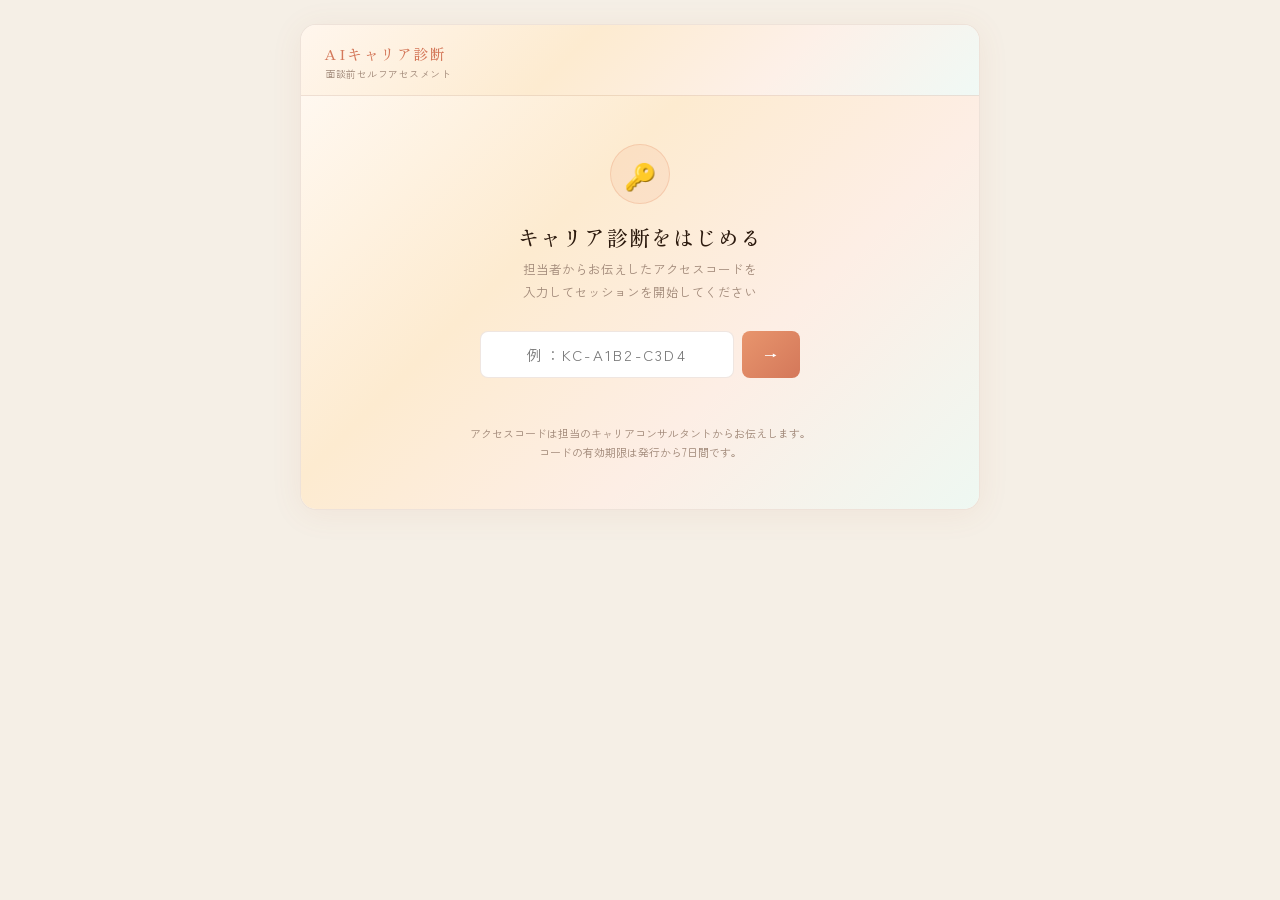
<file: AIキャリア診断 v1.html>
<!DOCTYPE html>
<html lang="ja">
<head>
<meta charset="UTF-8">
<meta name="viewport" content="width=device-width, initial-scale=1.0">
<title>AIキャリア診断</title>
<style>
@import url('https://fonts.googleapis.com/css2?family=Zen+Kaku+Gothic+New:wght@300;400;500;700&family=Shippori+Mincho:wght@400;500;600&display=swap');
*{box-sizing:border-box;margin:0;padding:0;}
body{background:#F5EFE6;min-height:100vh;display:flex;align-items:flex-start;justify-content:center;padding:24px 16px;font-family:'Zen Kaku Gothic New',sans-serif;}

/* ============================================================
   CSS変数・共通
============================================================ */
.cf{
  --cream:#FDFAF5;--o1:#E8956D;--o2:#D4785A;--ot:#7A3520;
  --peach:#FDEBD0;--td:#2C1A0E;--tm:#6B4C3B;--tmuted:#A08878;
  --bd:rgba(180,140,120,0.22);--surf:#fff;--green:#5A9268;--green2:#3D7050;
  color:var(--td);background:var(--cream);border-radius:16px;
  border:0.5px solid var(--bd);overflow:hidden;max-width:680px;width:100%;
  box-shadow:0 4px 32px rgba(180,100,60,0.08);
}

/* ============================================================
   ヘッダー・進捗・タブ（共通）
============================================================ */
.cf-header{background:linear-gradient(135deg,#FFF6ED 0%,#FDEBD0 40%,#FDF0E8 70%,#F0F9F5 100%);padding:18px 24px 14px;border-bottom:0.5px solid var(--bd);display:flex;align-items:center;justify-content:space-between;flex-shrink:0;}
.cf-logo{font-family:'Shippori Mincho',serif;font-size:15px;font-weight:500;color:var(--o2);letter-spacing:0.1em;}
.cf-logo-sub{font-size:10px;color:var(--tmuted);letter-spacing:0.05em;margin-top:2px;}
.cf-prog-area{text-align:right;}
.cf-pct{font-family:'Shippori Mincho',serif;font-size:22px;font-weight:600;color:var(--o1);}
.cf-prog-lbl{font-size:10px;color:var(--tmuted);letter-spacing:0.06em;}
.cf-prog-wrap{height:3px;background:rgba(180,140,120,0.15);margin-top:5px;width:110px;border-radius:2px;overflow:hidden;margin-left:auto;}
.cf-prog-fill{height:100%;background:linear-gradient(90deg,var(--o1),var(--o2));border-radius:2px;transition:width 0.8s ease;}
.cf-step-nav{display:flex;background:#FBF5EE;border-bottom:0.5px solid var(--bd);padding:0 24px;overflow-x:auto;gap:0;}
.cf-step-nav::-webkit-scrollbar{height:0;}
.cf-step-item{padding:11px 0;margin-right:20px;font-size:11px;color:var(--tmuted);letter-spacing:0.07em;border-bottom:2px solid transparent;display:flex;align-items:center;gap:5px;white-space:nowrap;flex-shrink:0;}
.cf-step-item.active{color:var(--o2);border-bottom-color:var(--o2);}
.cf-step-item.done{color:var(--green);}
.cf-step-num{width:17px;height:17px;border-radius:50%;background:rgba(180,140,120,0.2);font-size:10px;display:flex;align-items:center;justify-content:center;flex-shrink:0;}
.cf-step-item.active .cf-step-num{background:var(--o1);color:#fff;}
.cf-step-item.done .cf-step-num{background:var(--green);color:#fff;font-size:9px;}

/* ============================================================
   画面切り替え
============================================================ */
.screen{display:none;}
.screen.active{display:block;}

/* ============================================================
   アクセスコード画面
============================================================ */
.access-wrap{background:linear-gradient(135deg,#FFF8F0 0%,#FDEBD0 35%,#FDEEE5 65%,#EEF8F2 100%);padding:48px 28px;text-align:center;}
.access-icon{width:60px;height:60px;border-radius:50%;background:rgba(232,149,109,0.12);border:0.5px solid rgba(232,149,109,0.3);display:flex;align-items:center;justify-content:center;margin:0 auto 18px;font-size:26px;}
.access-title{font-family:'Shippori Mincho',serif;font-size:21px;font-weight:500;color:var(--td);margin-bottom:6px;letter-spacing:0.06em;}
.access-sub{font-size:12.5px;color:var(--tmuted);line-height:1.8;margin-bottom:28px;}
.access-input-row{display:flex;gap:8px;max-width:320px;margin:0 auto 14px;}
.access-input{flex:1;background:#fff;border:0.5px solid var(--bd);border-radius:8px;padding:12px 16px;font-family:'Zen Kaku Gothic New',sans-serif;font-size:15px;color:var(--td);text-align:center;letter-spacing:0.15em;outline:none;transition:border-color 0.2s;}
.access-input:focus{border-color:var(--o1);}
.access-err{font-size:12px;color:#C0392B;margin-top:8px;min-height:18px;}
.access-note{font-size:11px;color:var(--tmuted);margin-top:14px;line-height:1.7;}

/* ============================================================
   Step1 フォーム
============================================================ */
.cf-body{padding:24px;}
.cf-sec-title{font-family:'Shippori Mincho',serif;font-size:13px;font-weight:500;color:var(--o2);letter-spacing:0.1em;margin-bottom:6px;display:flex;align-items:center;gap:8px;}
.cf-sec-title::before{content:'';display:inline-block;width:3px;height:13px;background:linear-gradient(180deg,var(--o1),var(--o2));border-radius:2px;}
.cf-sec-guide{font-size:11.5px;color:var(--tmuted);line-height:1.7;margin-bottom:18px;padding:8px 12px;background:rgba(232,149,109,0.07);border-radius:8px;}
.cf-group{margin-bottom:18px;}
.cf-label{display:block;font-size:12.5px;color:var(--tm);margin-bottom:6px;font-weight:500;letter-spacing:0.03em;line-height:1.65;}
.cf-req{display:inline-block;font-size:9px;color:var(--o1);background:rgba(232,149,109,0.12);padding:1px 6px;border-radius:3px;margin-left:5px;vertical-align:middle;}
.cf-opt{display:inline-block;font-size:9px;color:var(--tmuted);background:rgba(160,136,120,0.1);padding:1px 6px;border-radius:3px;margin-left:5px;vertical-align:middle;}
.cf-note{font-size:11px;color:var(--tmuted);line-height:1.7;margin-bottom:7px;padding:6px 10px;background:rgba(232,149,109,0.06);border-radius:6px;border-left:2px solid rgba(232,149,109,0.3);}
.cf-input,.cf-textarea{width:100%;background:var(--surf);border:0.5px solid var(--bd);border-radius:8px;padding:10px 13px;font-family:'Zen Kaku Gothic New',sans-serif;font-size:13px;color:var(--td);outline:none;transition:border-color 0.2s;}
.cf-textarea{resize:vertical;min-height:72px;line-height:1.7;}
.cf-input:focus,.cf-textarea:focus{border-color:var(--o1);}
.cf-chips{display:flex;flex-wrap:wrap;gap:7px;margin-top:2px;}
.cf-chip{padding:6px 13px;border-radius:20px;border:0.5px solid var(--bd);background:var(--surf);font-size:12px;color:var(--tm);cursor:pointer;transition:all 0.18s;font-family:'Zen Kaku Gothic New',sans-serif;user-select:none;}
.cf-chip.on{background:var(--peach);border-color:var(--o1);color:var(--ot);}
.cf-divider{height:0.5px;background:var(--bd);margin:20px 0;}
.cf-btn-row{display:flex;justify-content:space-between;align-items:center;margin-top:24px;gap:10px;}
.cf-btn-save{padding:10px 16px;background:transparent;color:var(--tmuted);border:0.5px solid var(--bd);border-radius:8px;font-family:'Zen Kaku Gothic New',sans-serif;font-size:12px;cursor:pointer;display:flex;align-items:center;gap:6px;}
.cf-btn-row-right{display:flex;gap:8px;}
.cf-btn-back{padding:10px 18px;background:transparent;color:var(--tmuted);border:0.5px solid var(--bd);border-radius:8px;font-family:'Zen Kaku Gothic New',sans-serif;font-size:12px;cursor:pointer;}
.cf-btn-next{padding:10px 22px;background:linear-gradient(135deg,var(--o1),var(--o2));color:#fff;border:none;border-radius:8px;font-family:'Zen Kaku Gothic New',sans-serif;font-size:13px;font-weight:500;cursor:pointer;display:flex;align-items:center;gap:7px;letter-spacing:0.04em;}
.cf-save-notice{font-size:11px;color:var(--green);display:none;align-items:center;gap:4px;}
.cf-save-notice.show{display:flex;}

/* ============================================================
   Step2 チャット
============================================================ */
.chat-wrap{display:flex;flex-direction:column;height:70vh;}
.cf-messages{flex:1;overflow-y:auto;padding:24px;display:flex;flex-direction:column;gap:16px;scroll-behavior:smooth;}
.cf-messages::-webkit-scrollbar{width:4px;}
.cf-messages::-webkit-scrollbar-thumb{background:rgba(180,140,120,0.3);border-radius:2px;}
.msg{display:flex;gap:10px;animation:fadeUp 0.3s ease;}
@keyframes fadeUp{from{opacity:0;transform:translateY(6px);}to{opacity:1;transform:translateY(0);}}
.msg.user{flex-direction:row-reverse;}
.msg-avatar{width:30px;height:30px;border-radius:50%;flex-shrink:0;margin-top:2px;display:flex;align-items:center;justify-content:center;}
.msg-avatar.ai{background:linear-gradient(135deg,var(--o1),var(--o2));}
.msg-avatar.user{background:#EDE8E0;border:0.5px solid rgba(180,140,120,0.3);}
.msg-bubble{max-width:78%;padding:12px 16px;border-radius:12px;font-size:13.5px;line-height:1.85;letter-spacing:0.03em;}
.msg.ai .msg-bubble{background:var(--surf);border:0.5px solid var(--bd);border-top-left-radius:3px;color:var(--td);}
.msg.user .msg-bubble{background:var(--peach);border:0.5px solid rgba(232,149,109,0.3);border-top-right-radius:3px;color:var(--td);}
.msg-bubble p{margin-bottom:6px;}
.msg-bubble p:last-child{margin-bottom:0;}
.msg-bubble ol{padding-left:18px;margin-top:6px;display:flex;flex-direction:column;gap:6px;}
.msg-bubble ol li{font-size:13px;line-height:1.75;color:var(--tm);}
.choice-row{display:flex;flex-wrap:wrap;gap:8px;margin-top:10px;max-width:78%;margin-left:40px;animation:fadeUp 0.35s ease;}
.choice-btn{padding:8px 16px;border-radius:20px;border:0.5px solid var(--o1);background:var(--surf);color:var(--ot);font-family:'Zen Kaku Gothic New',sans-serif;font-size:12.5px;cursor:pointer;transition:all 0.18s;letter-spacing:0.03em;}
.choice-btn:hover{background:var(--peach);border-color:var(--o2);}
.choice-btn.free{border-color:var(--bd);color:var(--tmuted);background:transparent;}
.choice-btn.used{opacity:0.4;cursor:not-allowed;pointer-events:none;}
.typing{display:flex;gap:5px;align-items:center;padding:4px 0;}
.typing span{width:6px;height:6px;border-radius:50%;background:var(--o1);animation:bounce 1.2s infinite;opacity:0.5;}
.typing span:nth-child(2){animation-delay:0.2s;}
.typing span:nth-child(3){animation-delay:0.4s;}
@keyframes bounce{0%,60%,100%{transform:translateY(0);}30%{transform:translateY(-5px);}}
.cf-input-area{border-top:0.5px solid var(--bd);padding:16px 24px;background:var(--surf);flex-shrink:0;}
.cf-input-row{display:flex;gap:10px;align-items:flex-end;}
.cf-chat-textarea{flex:1;background:#FBF5EE;border:0.5px solid var(--bd);border-radius:10px;padding:11px 14px;font-family:'Zen Kaku Gothic New',sans-serif;font-size:14px;color:var(--td);resize:none;outline:none;min-height:46px;max-height:120px;line-height:1.6;transition:border-color 0.2s;}
.cf-chat-textarea:focus{border-color:var(--o1);}
.cf-chat-textarea::placeholder{color:var(--tmuted);}
.cf-send{width:44px;height:44px;border-radius:10px;background:linear-gradient(135deg,var(--o1),var(--o2));border:none;cursor:pointer;display:flex;align-items:center;justify-content:center;flex-shrink:0;transition:opacity 0.2s;}
.cf-send:disabled{opacity:0.4;cursor:not-allowed;}
.cf-send svg{width:18px;height:18px;fill:#fff;}
.step3-banner{background:linear-gradient(135deg,#EEF8F2,#D8F0E2);border:0.5px solid rgba(90,146,104,0.3);border-radius:10px;padding:14px 18px;margin:0 24px 16px;display:flex;align-items:center;justify-content:space-between;gap:12px;animation:fadeUp 0.4s ease;}
.step3-banner-text{font-size:12.5px;color:var(--green2);line-height:1.6;}
.step3-banner-text strong{display:block;font-size:13px;margin-bottom:2px;}
.btn-step3{padding:9px 20px;background:linear-gradient(135deg,var(--green),var(--green2));color:#fff;border:none;border-radius:8px;font-family:'Zen Kaku Gothic New',sans-serif;font-size:12.5px;font-weight:500;cursor:pointer;white-space:nowrap;letter-spacing:0.04em;}

/* ============================================================
   Step3 提出
============================================================ */
.sum-tabs{display:flex;gap:8px;margin-bottom:16px;}
.sum-tab{padding:7px 18px;border-radius:20px;border:0.5px solid var(--bd);background:var(--surf);font-size:12px;color:var(--tmuted);cursor:pointer;font-family:'Zen Kaku Gothic New',sans-serif;transition:all 0.18s;}
.sum-tab.active{background:var(--peach);border-color:var(--o1);color:var(--ot);}
.sum-panel{display:none;}
.sum-panel.show{display:block;}
.ai-summary-box{background:var(--surf);border:0.5px solid var(--bd);border-radius:10px;padding:18px 20px;font-size:13px;line-height:1.9;color:var(--tm);white-space:pre-wrap;font-family:'Zen Kaku Gothic New',sans-serif;max-height:380px;overflow-y:auto;}
.ai-summary-box::-webkit-scrollbar{width:4px;}
.ai-summary-box::-webkit-scrollbar-thumb{background:rgba(180,140,120,0.3);border-radius:2px;}
.raw-section{margin-bottom:18px;}
.raw-section-title{font-family:'Shippori Mincho',serif;font-size:12px;font-weight:500;color:var(--o2);letter-spacing:0.1em;margin-bottom:10px;display:flex;align-items:center;gap:6px;}
.raw-section-title::before{content:'';display:inline-block;width:2px;height:12px;background:linear-gradient(180deg,var(--o1),var(--o2));border-radius:2px;}
.raw-item{margin-bottom:10px;}
.raw-q{font-size:11px;color:var(--tmuted);margin-bottom:3px;}
.raw-a{font-size:13px;color:var(--tm);line-height:1.75;background:var(--surf);border:0.5px solid var(--bd);border-radius:6px;padding:8px 12px;}
.raw-empty{font-size:12px;color:rgba(160,136,120,0.45);font-style:italic;}
.submit-note{font-size:12px;color:var(--tmuted);line-height:1.7;padding:10px 14px;background:rgba(232,149,109,0.06);border-radius:8px;border-left:2px solid rgba(232,149,109,0.3);margin-bottom:18px;}
.btn-row{display:flex;gap:8px;justify-content:flex-end;flex-wrap:wrap;}
.btn-ghost{padding:10px 18px;background:transparent;color:var(--tmuted);border:0.5px solid var(--bd);border-radius:8px;font-family:'Zen Kaku Gothic New',sans-serif;font-size:12.5px;cursor:pointer;}
.btn-ghost.orange{color:var(--ot);border-color:rgba(232,149,109,0.4);}
.btn-submit{padding:11px 28px;background:linear-gradient(135deg,var(--green),var(--green2));color:#fff;border:none;border-radius:8px;font-family:'Zen Kaku Gothic New',sans-serif;font-size:13px;font-weight:500;cursor:pointer;letter-spacing:0.05em;transition:opacity 0.2s;}
.btn-submit:disabled{opacity:0.5;cursor:not-allowed;}
.complete-wrap{text-align:center;padding:48px 24px;}
.complete-icon{width:64px;height:64px;border-radius:50%;background:linear-gradient(135deg,#EEF8F2,#D8F0E2);border:0.5px solid rgba(90,146,104,0.3);display:flex;align-items:center;justify-content:center;margin:0 auto 20px;font-size:28px;}
.complete-title{font-family:'Shippori Mincho',serif;font-size:20px;font-weight:500;color:var(--green2);margin-bottom:8px;letter-spacing:0.06em;}
.complete-sub{font-size:13px;color:var(--tmuted);line-height:1.8;}

/* ============================================================
   ボタン共通
============================================================ */
.btn-primary{padding:12px 28px;background:linear-gradient(135deg,var(--o1),var(--o2));color:#fff;border:none;border-radius:8px;font-family:'Zen Kaku Gothic New',sans-serif;font-size:13px;font-weight:500;cursor:pointer;letter-spacing:0.05em;width:100%;margin-top:4px;}

/* ============================================================
   印刷
============================================================ */
@media print{
  body{background:#fff;padding:0;}
  .cf{box-shadow:none;border:none;max-width:100%;}
  .cf-header{background:#fff;border-bottom:1px solid #ddd;}
  .cf-step-nav,.sum-tabs,.btn-row,.submit-note,.step3-banner,#step3-banner-area{display:none!important;}
  .sum-panel{display:block!important;}
  .sum-panel+.sum-panel{margin-top:32px;border-top:1px solid #ddd;padding-top:24px;}
  .ai-summary-box{max-height:none;border:none;padding:0;font-size:12px;}
  .cf-prog-area{display:none;}
}
</style>
</head>
<body>
<div class="cf" id="app">

  <!-- ヘッダー（共通） -->
  <div class="cf-header">
    <div>
      <div class="cf-logo">AIキャリア診断 <span style="font-size:10px;color:var(--tmuted);font-family:'Zen Kaku Gothic New',sans-serif;" id="header-step-label"></span></div>
      <div class="cf-logo-sub" id="header-sub">面談前セルフアセスメント</div>
    </div>
    <div class="cf-prog-area" id="prog-area" style="display:none;">
      <div class="cf-pct" id="pct-num">0%</div>
      <div class="cf-prog-lbl" id="pct-label">入力中</div>
      <div class="cf-prog-wrap"><div class="cf-prog-fill" id="prog-fill" style="width:0%;"></div></div>
    </div>
  </div>

  <!-- ステップナビ（Step1〜3で表示） -->
  <div class="cf-step-nav" id="step-nav" style="display:none;">
    <div class="cf-step-item" id="nav-s1"><div class="cf-step-num">1</div>フォーム入力</div>
    <div class="cf-step-item" id="nav-s2"><div class="cf-step-num">2</div>AIアシスタント</div>
    <div class="cf-step-item" id="nav-s3"><div class="cf-step-num">3</div>提出</div>
  </div>

  <!-- ======================================================
       画面0: アクセスコード
  ====================================================== -->
  <div class="screen active" id="screen-access">
    <div class="access-wrap">
      <div class="access-icon">🔑</div>
      <div class="access-title">キャリア診断をはじめる</div>
      <div class="access-sub">担当者からお伝えしたアクセスコードを<br>入力してセッションを開始してください</div>
      <div class="access-input-row">
        <input class="access-input" id="codeInput" placeholder="例：KC-A1B2-C3D4" maxlength="14"
          oninput="this.value=this.value.toUpperCase()" onkeydown="if(event.key==='Enter')verifyCode()"/>
        <button class="cf-btn-next" onclick="verifyCode()" id="codeBtn">→</button>
      </div>
      <div class="access-err" id="access-err"></div>
      <div class="access-note">アクセスコードは担当のキャリアコンサルタントからお伝えします。<br>コードの有効期限は発行から7日間です。</div>
    </div>
  </div>

  <!-- ======================================================
       画面1: Step1 フォーム
  ====================================================== -->
  <div class="screen" id="screen-form">
    <div class="cf-body" id="form-body"></div>
  </div>

  <!-- ======================================================
       画面2: Step2 AIアシスタント
  ====================================================== -->
  <div class="screen" id="screen-chat">
    <div class="chat-wrap">
      <div class="cf-messages" id="messages"></div>
      <div id="step3-banner-area"></div>
      <div class="cf-input-area">
        <div class="cf-input-row">
          <textarea class="cf-chat-textarea" id="chatInput" placeholder="メッセージを入力してください…" rows="1"
            onkeydown="handleChatKey(event)" oninput="autoResize(this)"></textarea>
          <button class="cf-send" id="sendBtn" onclick="sendChatMessage()">
            <svg viewBox="0 0 24 24"><path d="M2 21L23 12 2 3v7l15 2-15 2z"/></svg>
          </button>
        </div>
      </div>
    </div>
  </div>

  <!-- ======================================================
       画面3: Step3 提出
  ====================================================== -->
  <div class="screen" id="screen-submit">
    <div class="cf-body" id="submit-body">
      <div class="sum-tabs">
        <div class="sum-tab active" onclick="switchSumTab('ai')">AIサマリー</div>
        <div class="sum-tab" onclick="switchSumTab('raw')">フォーム入力内容</div>
      </div>
      <div class="sum-panel show" id="panel-ai">
        <div class="ai-summary-box" id="ai-summary-text">（読み込み中...）</div>
      </div>
      <div class="sum-panel" id="panel-raw">
        <div id="raw-data-area"></div>
      </div>
      <div style="height:20px;"></div>
      <div class="submit-note">上記の内容を担当のキャリアコンサルタントに送信します。氏名等の個人情報は含まれません。送信後の内容はアプリ側に保存されません。</div>
      <div class="btn-row">
        <button class="btn-ghost" onclick="copySummary()">AIサマリーをコピー</button>
        <button class="btn-ghost orange" onclick="savePDF()">📄 PDFとして保存</button>
        <button class="btn-submit" id="submitBtn" onclick="submitToGoogleForm()">担当者に提出する →</button>
      </div>
    </div>
    <div style="display:none;" id="complete-wrap">
      <div class="complete-wrap">
        <div class="complete-icon">✅</div>
        <div class="complete-title">提出が完了しました</div>
        <div class="complete-sub">担当のキャリアコンサルタントに内容が送信されました。<br>面談当日にお会いできることを楽しみにしています。<br><br>このページは閉じていただいて構いません。</div>
      </div>
    </div>
  </div>

</div><!-- /.cf -->

<script>
// ============================================================
// ★ 設定（本番時に書き換える）
// ============================================================
const GAS_URL = 'https://script.google.com/macros/s/AKfycbytUTlTaEyI1dPVZ5UE7F7nPPkyafpije4DCLyDbYtsIpsMKe-nZbzrNZgUksBPGYFD4Q/exec';
const SECRET_TOKEN = 'xK9mP2nQ8rT5vW1yA4bC7dE0fG3hJ6kL';
const GOOGLE_FORM_URL = 'https://docs.google.com/forms/d/e/1FAIpQLSdr1dn5nxOUjartiBZtgMX7f1SrEqMaMjnEk2xAyagl5IBF-g/viewform';
const FORM_ENTRY_AI  = 'entry.1350188080';
const FORM_ENTRY_RAW = 'entry.450255826';

// ============================================================
// フォーム定義
// ============================================================
const REQ_GUIDE = '※ 必須項目ですが、うまく言葉にならない場合は「わからない」「特になし」と書いていただいて構いません。';
const SECTION_LABELS = ['自己理解','仕事理解','コミュニケーション','中長期ビジョン','ビジネス資本','社会関係資本','金融資本'];
const SECTIONS = [
  {label:'自己理解', guide:REQ_GUIDE, questions:[
    {t:'仕事・プライベートを問わず、時間を忘れて没頭できることは？',type:'textarea',req:true},
    {t:'仕事や生活で「これが大事」と感じる価値観は？',type:'textarea',req:true,note:'例：自律性・人への貢献・成長・安定・チャレンジなど、思い浮かぶままに'},
    {t:'自分の強みだと思うこと',type:'textarea',req:true,note:'他者に言われたことでも構いません'},
    {t:'できれば避けたい仕事・状況・環境',type:'textarea',req:true},
    {t:'最近、心が動いた出来事・ニュース・本など',type:'textarea',req:false}
  ]},
  {label:'仕事理解', guide:REQ_GUIDE, questions:[
    {t:'現在の職種・役割・経験年数',type:'input',req:true,note:'例：作業療法士・回復期リハビリ病棟・5年'},
    {t:'今の職務や役割を通して、どのような価値を提供していると感じていますか？またその経験は、あなたのキャリアにとってどんな意味を持ちますか？',type:'textarea',req:true},
    {t:'興味のある職種・業界があれば、その仕事内容を具体的に教えてください',type:'textarea',req:false},
    {t:'その職種・業界でのキャリアパスをどのように理解していますか？',type:'textarea',req:false,note:'キャリアパスとは「どのような経験・役割を経てどんな仕事に就けるか」という道筋のことです'},
    {t:'現在検討していること',type:'chips',req:true,options:['転職を検討中','社内異動を希望','現職で働き方を変えたい','独立・起業を考えている','現職継続で成長したい','副業・複業を考えている','まだ決まっていない']}
  ]},
  {label:'コミュニケーション', guide:REQ_GUIDE, questions:[
    {t:'家族・パートナーに、キャリアの悩みや方向性を話せていますか？',type:'chips',req:true,options:['よく話せている','少し話せている','あまり話せていない','全く話せていない','該当者がいない']},
    {t:'職場の上司・同僚に、キャリアについて相談できていますか？',type:'chips',req:true,options:['よく相談できている','少し相談できている','あまりできていない','全くできていない']},
    {t:'友人・知人に、キャリアの話をする機会がありますか？',type:'chips',req:true,options:['よくある','たまにある','ほとんどない','全くない']},
    {t:'話せている・話せていない、それぞれの理由や背景があれば教えてください',type:'textarea',req:false},
    {t:'「こうなりたい」と思えるロールモデル（人物・あり方）はいますか？',type:'textarea',req:false,note:'具体的な人物でも、こんな働き方・生き方という抽象的なイメージでも構いません'}
  ]},
  {label:'中長期ビジョン', guide:REQ_GUIDE, questions:[
    {t:'3年後、仕事・生活・家族・自分自身として、どのような状態でいたいですか？',type:'textarea',req:true},
    {t:'5年後・10年後、どのような姿でいたいですか？',type:'textarea',req:true,note:'仕事・生活・自分自身、思い浮かぶままに'},
    {t:'ビジネスキャリアにおける「心理的成功」とは、あなたにとって何ですか？',type:'textarea',req:true,note:'心理的成功とは、他者の評価や肩書きではなく「自分自身が本当に満足できる仕事上の状態」のことです'},
    {t:'ライフキャリアにおける「心理的成功」とは、あなたにとって何ですか？',type:'textarea',req:true,note:'仕事以外の人生全体（家族・健康・趣味・地域など）において、本当に満足できる状態とは何かを教えてください'}
  ]},
  {label:'ビジネス資本', guide:REQ_GUIDE, questions:[
    {t:'保有している資格を教えてください',type:'input',req:true,note:'取得予定のものがあれば併記してください'},
    {t:'専門的な知識・技術（テクニカルスキル）はありますか？',type:'textarea',req:true,note:'テクニカルスキルとは、特定の業務・職種に必要な専門的な知識や技術のことです（例：リハビリ評価・医療面接・統計分析など）'},
    {t:'業種や職種を問わず活かせる能力（ポータブルスキル）はありますか？',type:'textarea',req:true,note:'ポータブルスキルとは、職場が変わっても持ち運べるスキルのことです（例：傾聴・問題解決・チームマネジメント・論理的思考など）'},
    {t:'今後伸ばしたい・身につけたいスキルや知識',type:'textarea',req:false},
    {t:'過去に最も成長を感じた経験',type:'textarea',req:false,note:'職種・プロジェクト・役割など、どんな経験でも構いません'}
  ]},
  {label:'社会関係資本', guide:REQ_GUIDE, questions:[
    {t:'仕事上で頼れる・相談できる人はいますか？（社内外問わず）',type:'chips',req:true,options:['複数人いる','1〜2人いる','ほとんどいない']},
    {t:'所属しているコミュニティ・勉強会・業界団体など',type:'input',req:false,note:'例：学会・職能団体・地域活動・オンラインコミュニティなど'},
    {t:'SNSをビジネス目的で活用していますか？',type:'chips',req:true,options:['積極的に活用している','少し活用している','ほとんど活用していない','全く活用していない'],note:'情報発信・人脈形成・学習などを含みます'},
    {t:'今後、つながりを広げたい領域・コミュニティはありますか？',type:'textarea',req:false},
    {t:'これまでの行動の中で、人とのつながりを育てた経験があれば教えてください',type:'textarea',req:false,note:'例：勉強会への参加・副業・ボランティア・社外プロジェクトへの関与など'}
  ]},
  {label:'金融資本', guide:REQ_GUIDE, questions:[
    {t:'お金に対してどのような価値観・考え方を持っていますか？',type:'textarea',req:true,note:'例：安定重視・リスクを取って増やしたい・手段として割り切っている・あまり意識していない、など'},
    {t:'キャリア選択において、収入はどのくらい優先しますか？',type:'chips',req:true,options:['最優先事項','重要だが唯一ではない','やりがいの方が優先','あまり優先しない','わからない']},
    {t:'現在、自己成長・キャリア形成のために自己投資していることはありますか？',type:'textarea',req:true,note:'例：研修・書籍・スクール・資格取得・副業・コーチングなど'},
    {t:'金融・資産運用についての知識や関心はありますか？',type:'chips',req:false,options:['知識があり実践している','関心があり勉強中','あまり関心がない','よくわからない'],note:'キャリアの選択肢と経済的な自由度の関係を一緒に考えるための質問です'},
    {t:'キャリアを進めるうえで、お金の面で制約になっていることがあれば教えてください',type:'textarea',req:false,note:'例：収入が下がる選択肢は取りにくい・学費が用意できないなど'}
  ]}
];

// ============================================================
// 状態管理
// ============================================================
let currentScreen = 'access';
let formSection = 0;
const formAnswers = {};
SECTIONS.forEach((_,i) => formAnswers[i] = {});
let chatHistory = [];
let chatLoading = false;
let chatProgress = 60;
let step3Shown = false;

// ============================================================
// 画面遷移
// ============================================================
function showScreen(name) {
  document.querySelectorAll('.screen').forEach(s => s.classList.remove('active'));
  document.getElementById('screen-' + name).classList.add('active');
  currentScreen = name;
  updateNav(name);
}

function updateNav(name) {
  const progArea = document.getElementById('prog-area');
  const stepNav = document.getElementById('step-nav');
  const headerSub = document.getElementById('header-sub');
  const headerLabel = document.getElementById('header-step-label');

  if (name === 'access') {
    progArea.style.display = 'none';
    stepNav.style.display = 'none';
    headerLabel.textContent = '';
    headerSub.textContent = '面談前セルフアセスメント';
    return;
  }

  progArea.style.display = 'block';
  stepNav.style.display = 'flex';

  const navMap = {form:'nav-s1', chat:'nav-s2', submit:'nav-s3'};
  const labelMap = {form:'Step 1', chat:'Step 2', submit:'Step 3'};
  const subMap = {form:'フォーム入力', chat:'AIアシスタントによるヒアリング', submit:'サマリー確認・提出'};

  document.querySelectorAll('.cf-step-item').forEach(el => {
    el.classList.remove('active','done');
    el.querySelector('.cf-step-num').textContent = el.id === 'nav-s1' ? '1' : el.id === 'nav-s2' ? '2' : '3';
  });

  const order = ['form','chat','submit'];
  const cur = order.indexOf(name);
  order.forEach((n, i) => {
    const el = document.getElementById('nav-s' + (i+1));
    if (i < cur) { el.classList.add('done'); el.querySelector('.cf-step-num').textContent = '✓'; }
    else if (i === cur) el.classList.add('active');
  });

  headerLabel.textContent = labelMap[name];
  headerSub.textContent = subMap[name];
}

// ============================================================
// アクセスコード認証
// ============================================================
async function verifyCode() {
  const code = document.getElementById('codeInput').value.trim();
  const errEl = document.getElementById('access-err');
  const btn = document.getElementById('codeBtn');

  if (!code) { errEl.textContent = 'アクセスコードを入力してください。'; return; }
  errEl.textContent = '';
  btn.disabled = true;
  btn.textContent = '確認中…';

  try {
    const res = await fetch(GAS_URL, {
      method: 'POST',
      headers: {'Content-Type': 'text/plain'},
      body: JSON.stringify({action:'verifyCode', origin:window.location.origin, token:SECRET_TOKEN, code}),
      redirect: 'follow'
    });
    const result = await res.json();
    if (result.success && result.valid) {
      localStorage.setItem('cd_access_code', code);
      startForm();
    } else {
      errEl.textContent = result.message || 'コードが無効か、有効期限が切れています。';
    }
  } catch(e) {
    // GAS未設定時はデモ動作
    if (code.length >= 4) {
      localStorage.setItem('cd_access_code', code);
      startForm();
    } else {
      errEl.textContent = 'コードが短すぎます。担当者に確認してください。';
    }
  }

  btn.disabled = false;
  btn.textContent = '→';
}

// ============================================================
// Step1 フォーム
// ============================================================
function startForm() {
  // ローカルストレージから復元
  try {
    const saved = localStorage.getItem('cf_answers');
    const savedSec = localStorage.getItem('cf_section');
    if (saved) { const p = JSON.parse(saved); Object.keys(p).forEach(k => { if(formAnswers[k]!==undefined) formAnswers[k]=p[k]; }); }
    if (savedSec) { const sc = parseInt(savedSec); if (!isNaN(sc) && sc < SECTIONS.length) formSection = sc; }
  } catch(e) {}
  showScreen('form');
  renderForm();
}

function chipToggle(opt, si, qi) {
  formAnswers[si][qi] = formAnswers[si][qi] === opt ? '' : opt;
  renderForm();
}

function countFormProgress() {
  let total = 0, filled = 0;
  SECTIONS.forEach((s, si) => {
    s.questions.forEach((q, qi) => {
      if (!q.req) return;
      total++;
      const v = formAnswers[si][qi];
      if (v && String(v).trim().length > 0) filled++;
    });
  });
  return total > 0 ? Math.round((filled / total) * 60) : 0;
}

function renderForm() {
  const s = SECTIONS[formSection];
  let html = '<div class="cf-sec-title">' + esc(s.label) + '</div>';
  if (s.guide) html += '<div class="cf-sec-guide">' + esc(s.guide) + '</div>';

  s.questions.forEach((q, qi) => {
    const val = formAnswers[formSection][qi] || '';
    html += '<div class="cf-group">';
    html += '<label class="cf-label">' + esc(q.t) + (q.req ? '<span class="cf-req">必須</span>' : '<span class="cf-opt">任意</span>') + '</label>';
    if (q.note) html += '<div class="cf-note">' + esc(q.note) + '</div>';

    if (q.type === 'input') {
      html += '<input class="cf-input" placeholder="入力してください" value="' + esc(val) + '" oninput="formAnswers[' + formSection + '][' + qi + ']=this.value;updateFormProgress();" />';
    } else if (q.type === 'textarea') {
      html += '<textarea class="cf-textarea" placeholder="自由に記入してください" oninput="formAnswers[' + formSection + '][' + qi + ']=this.value;updateFormProgress();">' + esc(val) + '</textarea>';
    } else if (q.type === 'chips') {
      if (q.note) html += '<div class="cf-note">' + esc(q.note) + '</div>';
      html += '<div class="cf-chips">';
      q.options.forEach(opt => {
        const sel = val === opt;
        html += '<div class="cf-chip' + (sel ? ' on' : '') + '" onclick="chipToggle(\'' + esc(opt) + '\',' + formSection + ',' + qi + ');">' + esc(opt) + '</div>';
      });
      html += '</div>';
    }
    html += '</div>';
    if (qi < s.questions.length - 1) html += '<div class="cf-divider"></div>';
  });

  html += '<div class="cf-btn-row">';
  html += '<div style="display:flex;align-items:center;gap:12px;">';
  html += '<button class="cf-btn-save" onclick="saveFormLocal();">💾 途中保存</button>';
  html += '<span class="cf-save-notice" id="save-notice">✓ 保存しました</span>';
  html += '</div><div class="cf-btn-row-right">';
  if (formSection > 0) html += '<button class="cf-btn-back" onclick="formSection--;renderForm();">← 前へ</button>';
  if (formSection < SECTIONS.length - 1) {
    html += '<button class="cf-btn-next" onclick="formSection++;renderForm();window.scrollTo(0,0);">次のセクションへ →</button>';
  } else {
    html += '<button class="cf-btn-next" style="background:linear-gradient(135deg,var(--green),var(--green2));" onclick="goToChat();">入力完了・ヒアリングへ →</button>';
  }
  html += '</div></div>';

  document.getElementById('form-body').innerHTML = html;
  updateFormProgress();
  try { localStorage.setItem('cf_section', String(formSection)); } catch(e) {}
}

function updateFormProgress() {
  const pct = countFormProgress();
  document.getElementById('pct-num').textContent = pct + '%';
  document.getElementById('prog-fill').style.width = pct + '%';
  document.getElementById('pct-label').textContent = '入力中';
}

function saveFormLocal() {
  try { localStorage.setItem('cf_answers', JSON.stringify(formAnswers)); } catch(e) {}
  const n = document.getElementById('save-notice');
  if (n) { n.classList.add('show'); setTimeout(() => n.classList.remove('show'), 2000); }
}

// ============================================================
// Step2 チャット
// ============================================================
function buildFormSummary() {
  const lines = [];
  SECTIONS.forEach((s, si) => {
    lines.push('【' + s.label + '】');
    s.questions.forEach((q, qi) => {
      const v = formAnswers[si][qi];
      if (v && String(v).trim()) lines.push('・' + q.t + '：' + v);
    });
  });
  return lines.join('\n');
}

function buildChatSystemPrompt() {
  return `あなたは「AIアシスタント」として、キャリア面談前の診断をサポートするアシスタントです。

## 役割
クライアントがキャリアコンサルタントとの対面面談をより充実したものにできるよう、フォームで収集した情報を補完・深化させることが目的です。アドバイス・評価・診断は一切行いません。情報を引き出し、整理することに徹してください。

## クライアントのフォーム回答
${buildFormSummary()}

## セッションの流れ（厳守）
1. フォーム回答全体を踏まえ、一言で温かく受け取る（共感・要約）。セッション終了時にサマリーが生成されることを一言添える。
2. 「今回の面談で最も相談したいことを、自由に教えてください」と聞く。
3. 相談内容と照らし合わせ、フォームで不足・浅いと判断した箇所を2〜3項目掘り下げる。
4. 補完が十分になったら自然にクローズし、「サマリーを作成します。」と伝えてからサマリーを出力する。

## 質問のルール
- 関連する場合のみ2問まで同時に聞いてよい。その場合は以下の形式を使う：
  「〜についてお聞きします。以下の2点を教えていただけますか？\n① 質問1\n② 質問2」
- 無関係な複数質問は禁止。
- 専門用語は使わず、日常の言葉で話す。

## 選択肢ボタンの使い方（重要）
クライアントが選ぶだけで答えられる質問の場合、以下の形式で選択肢を提示すること。
形式：質問文の後に改行して [[選択肢A]] [[選択肢B]] [[選択肢C]] と並べる。必ず最後に [[その他（自由に入力）]] を加える。

## トーン＆マナー
- 敬語（です・ます調）を必ず使用する。
- 支持的・中立的。共感はするが馴れ馴れしくしない。
- 返答は短めに。クライアントの発言量と同程度を目安にする。

## クローズとサマリー出力
掘り下げ項目が2〜3項目完了したら、または5往復を超えたら自然にクローズする。
「サマリーを作成します。」と一言伝えてから、必ず以下の形式でコードブロック内にサマリーを出力する：

\`\`\`
【AIサマリー｜キャリア診断】

■ 今回の相談テーマ

■ フォームで確認できた強み・資本
・ビジネス資本：
・社会関係資本：
・金融資本：

■ ヒアリングで明らかになったこと

■ 面談で深掘りしたいこと（提案アジェンダ）
・
・

■ 担当者への引き継ぎ注意事項
・
\`\`\``;
}

function goToChat() {
  saveFormLocal();
  showScreen('chat');
  updateProgress(60, 'ヒアリング中');
  chatHistory = [{ role: 'user', content: 'セッションを開始してください。' }];
  callChatAPI();
}

function parseMessage(text) {
  const choicePattern = /\[\[(.+?)\]\]/g;
  const choices = [];
  let m;
  while ((m = choicePattern.exec(text)) !== null) choices.push(m[1]);
  const bodyText = text.replace(/\[\[.+?\]\]/g, '').replace(/\n{3,}/g, '\n\n').trim();
  return { bodyText, choices };
}

function formatBody(text) {
  const lines = text.split('\n');
  let html = '', inList = false;
  lines.forEach(line => {
    const lm = line.match(/^[①②③④⑤](.+)/);
    if (lm) {
      if (!inList) { html += '<ol>'; inList = true; }
      html += '<li>' + esc(lm[1].trim()) + '</li>';
    } else {
      if (inList) { html += '</ol>'; inList = false; }
      if (line.trim()) html += '<p>' + esc(line) + '</p>';
    }
  });
  if (inList) html += '</ol>';
  return html;
}

function addChatMessage(role, text) {
  const msgs = document.getElementById('messages');
  const div = document.createElement('div');
  div.className = 'msg ' + role;
  const avatar = document.createElement('div');
  avatar.className = 'msg-avatar ' + role;
  if (role === 'ai') {
    avatar.innerHTML = '<svg width="16" height="16" viewBox="0 0 20 20" fill="none"><path d="M10 2l1.5 5.5L17 9l-5.5 1.5L10 16l-1.5-5.5L3 9l5.5-1.5z" fill="white" opacity="0.9"/></svg>';
  } else {
    avatar.innerHTML = '<svg width="15" height="15" viewBox="0 0 18 18" fill="none"><circle cx="9" cy="6" r="3" fill="#A08878"/><path d="M2 16c0-3.9 3.1-7 7-7s7 3.1 7 7" stroke="#A08878" stroke-width="1.5" stroke-linecap="round" fill="none"/></svg>';
  }
  const bubble = document.createElement('div');
  bubble.className = 'msg-bubble';

  if (role === 'ai') {
    const { bodyText, choices } = parseMessage(text);
    bubble.innerHTML = formatBody(bodyText);
    div.appendChild(avatar); div.appendChild(bubble);
    msgs.appendChild(div);
    if (choices.length > 0) {
      const row = document.createElement('div');
      row.className = 'choice-row';
      choices.forEach(c => {
        const btn = document.createElement('button');
        btn.className = 'choice-btn' + (c.includes('自由に入力') ? ' free' : '');
        btn.textContent = c;
        btn.onclick = () => {
          if (c.includes('自由に入力')) { document.getElementById('chatInput').focus(); }
          else { row.querySelectorAll('.choice-btn').forEach(b => b.classList.add('used')); selectChoice(c); }
        };
        row.appendChild(btn);
      });
      msgs.appendChild(row);
    }
  } else {
    bubble.textContent = text;
    div.appendChild(avatar); div.appendChild(bubble);
    msgs.appendChild(div);
  }
  msgs.scrollTop = msgs.scrollHeight;
}

function addTyping() {
  const msgs = document.getElementById('messages');
  const div = document.createElement('div');
  div.className = 'msg ai';
  const avatar = document.createElement('div');
  avatar.className = 'msg-avatar ai';
  avatar.innerHTML = '<svg width="16" height="16" viewBox="0 0 20 20" fill="none"><path d="M10 2l1.5 5.5L17 9l-5.5 1.5L10 16l-1.5-5.5L3 9l5.5-1.5z" fill="white" opacity="0.9"/></svg>';
  const bubble = document.createElement('div');
  bubble.className = 'msg-bubble';
  bubble.innerHTML = '<div class="typing"><span></span><span></span><span></span></div>';
  div.appendChild(avatar); div.appendChild(bubble);
  msgs.appendChild(div);
  msgs.scrollTop = msgs.scrollHeight;
  return div;
}

async function selectChoice(c) {
  addChatMessage('user', c);
  chatHistory.push({ role: 'user', content: c });
  await callChatAPI();
}

async function callChatAPI() {
  chatLoading = true;
  document.getElementById('sendBtn').disabled = true;
  const typingEl = addTyping();

  try {
    const res = await fetch(GAS_URL, {
      method: 'POST',
      headers: {'Content-Type': 'text/plain'},
      body: JSON.stringify({ action:'chat', origin:window.location.origin, token:SECRET_TOKEN, system:buildChatSystemPrompt(), messages:chatHistory }),
      redirect: 'follow'
    });
    const result = await res.json();
    if (!result.success) throw new Error(result.error || 'APIエラー');

    const rawText = result.data.content?.[0]?.text || 'エラーが発生しました。';
    typingEl.remove();

    const summaryMatch = rawText.match(/```([\s\S]*?)```/);
    const visibleText = rawText.replace(/```[\s\S]*?```/, '').trim();
    if (visibleText) addChatMessage('ai', visibleText);

    if (summaryMatch) {
      localStorage.setItem('cd_ai_summary', summaryMatch[1].trim());
      showStep3Banner();
    } else {
      const np = Math.min(89, chatProgress + Math.floor(Math.random() * 8 + 5));
      updateProgress(np, 'ヒアリング中');
      chatProgress = np;
    }
    chatHistory.push({ role: 'assistant', content: rawText });
  } catch(e) {
    typingEl.remove();
    addChatMessage('ai', '接続エラーが発生しました。しばらくしてから再度お試しください。\n\nエラー：' + e.message);
  }

  chatLoading = false;
  document.getElementById('sendBtn').disabled = false;
  document.getElementById('chatInput').focus();
}

async function sendChatMessage() {
  const input = document.getElementById('chatInput');
  const text = input.value.trim();
  if (!text || chatLoading) return;
  input.value = ''; input.style.height = 'auto';
  addChatMessage('user', text);
  chatHistory.push({ role: 'user', content: text });
  await callChatAPI();
}

function handleChatKey(e) {
  if (e.key === 'Enter' && e.metaKey && !e.isComposing) { e.preventDefault(); sendChatMessage(); }
}

function autoResize(el) {
  el.style.height = 'auto';
  el.style.height = Math.min(el.scrollHeight, 120) + 'px';
}

function showStep3Banner() {
  if (step3Shown) return;
  step3Shown = true;
  updateProgress(90, '完了');
  const area = document.getElementById('step3-banner-area');
  area.innerHTML = `<div class="step3-banner"><div class="step3-banner-text"><strong>✅ ヒアリングが完了しました</strong>サマリーを確認して、担当者に提出してください。</div><button class="btn-step3" onclick="goToSubmit()">サマリーを提出する →</button></div>`;
}

// ============================================================
// Step3 提出
// ============================================================
function goToSubmit() {
  showScreen('submit');
  updateProgress(90, '提出前');

  const aiSummary = localStorage.getItem('cd_ai_summary');
  document.getElementById('ai-summary-text').textContent = aiSummary || '（AIサマリーが見つかりませんでした。Step2を完了してから提出してください。）';
  renderRawData();
}

function switchSumTab(name) {
  document.querySelectorAll('.sum-tab').forEach((t, i) => t.classList.toggle('active', ['ai','raw'][i] === name));
  document.getElementById('panel-ai').classList.toggle('show', name === 'ai');
  document.getElementById('panel-raw').classList.toggle('show', name === 'raw');
}

function renderRawData() {
  const area = document.getElementById('raw-data-area');
  let html = '';
  SECTIONS.forEach((s, si) => {
    html += '<div class="raw-section"><div class="raw-section-title">' + esc(s.label) + '</div>';
    s.questions.forEach((q, qi) => {
      const v = formAnswers[si][qi];
      const hasVal = v && String(v).trim();
      html += '<div class="raw-item"><div class="raw-q">' + esc(q.t) + '</div>';
      html += '<div class="raw-a">' + (hasVal ? esc(String(v)) : '<span class="raw-empty">未入力</span>') + '</div></div>';
    });
    html += '</div>';
  });
  area.innerHTML = html;
}

function buildRawText() {
  const lines = [];
  SECTIONS.forEach((s, si) => {
    lines.push('【' + s.label + '】');
    s.questions.forEach((q, qi) => {
      const v = formAnswers[si][qi];
      lines.push('・' + q.t + '：' + (v && String(v).trim() ? v : '（未入力）'));
    });
    lines.push('');
  });
  return lines.join('\n');
}

function copySummary() {
  const text = localStorage.getItem('cd_ai_summary') || '';
  navigator.clipboard.writeText(text).then(() => alert('✅ AIサマリーをコピーしました。'));
}

function savePDF() {
  document.getElementById('panel-ai').classList.add('show');
  document.getElementById('panel-raw').classList.add('show');
  window.print();
  switchSumTab('ai');
}

function submitToGoogleForm() {
  const btn = document.getElementById('submitBtn');
  btn.disabled = true; btn.textContent = '送信中...';

  const aiSummary = localStorage.getItem('cd_ai_summary') || '（サマリーなし）';
  const rawText = buildRawText();

  if (GOOGLE_FORM_URL === 'YOUR_GOOGLE_FORM_URL_HERE') {
    setTimeout(() => showComplete(), 1200);
    return;
  }

  const params = new URLSearchParams();
  params.set(FORM_ENTRY_AI, aiSummary);
  params.set(FORM_ENTRY_RAW, rawText);
  const submitUrl = GOOGLE_FORM_URL.replace('/viewform', '/formResponse') + '?' + params.toString();
  const iframe = document.createElement('iframe');
  iframe.style.display = 'none';
  iframe.src = submitUrl;
  document.body.appendChild(iframe);
  setTimeout(() => showComplete(), 1500);
}

function showComplete() {
  document.getElementById('submit-body').style.display = 'none';
  document.getElementById('complete-wrap').style.display = 'block';
  updateProgress(100, '完了');
}

// ============================================================
// 共通ユーティリティ
// ============================================================
function updateProgress(pct, label) {
  document.getElementById('pct-num').textContent = pct + '%';
  document.getElementById('prog-fill').style.width = pct + '%';
  if (label) document.getElementById('pct-label').textContent = label;
}

function esc(s) {
  return String(s).replace(/&/g,'&amp;').replace(/</g,'&lt;').replace(/>/g,'&gt;').replace(/"/g,'&quot;');
}
</script>
</body>
</html>
</file>
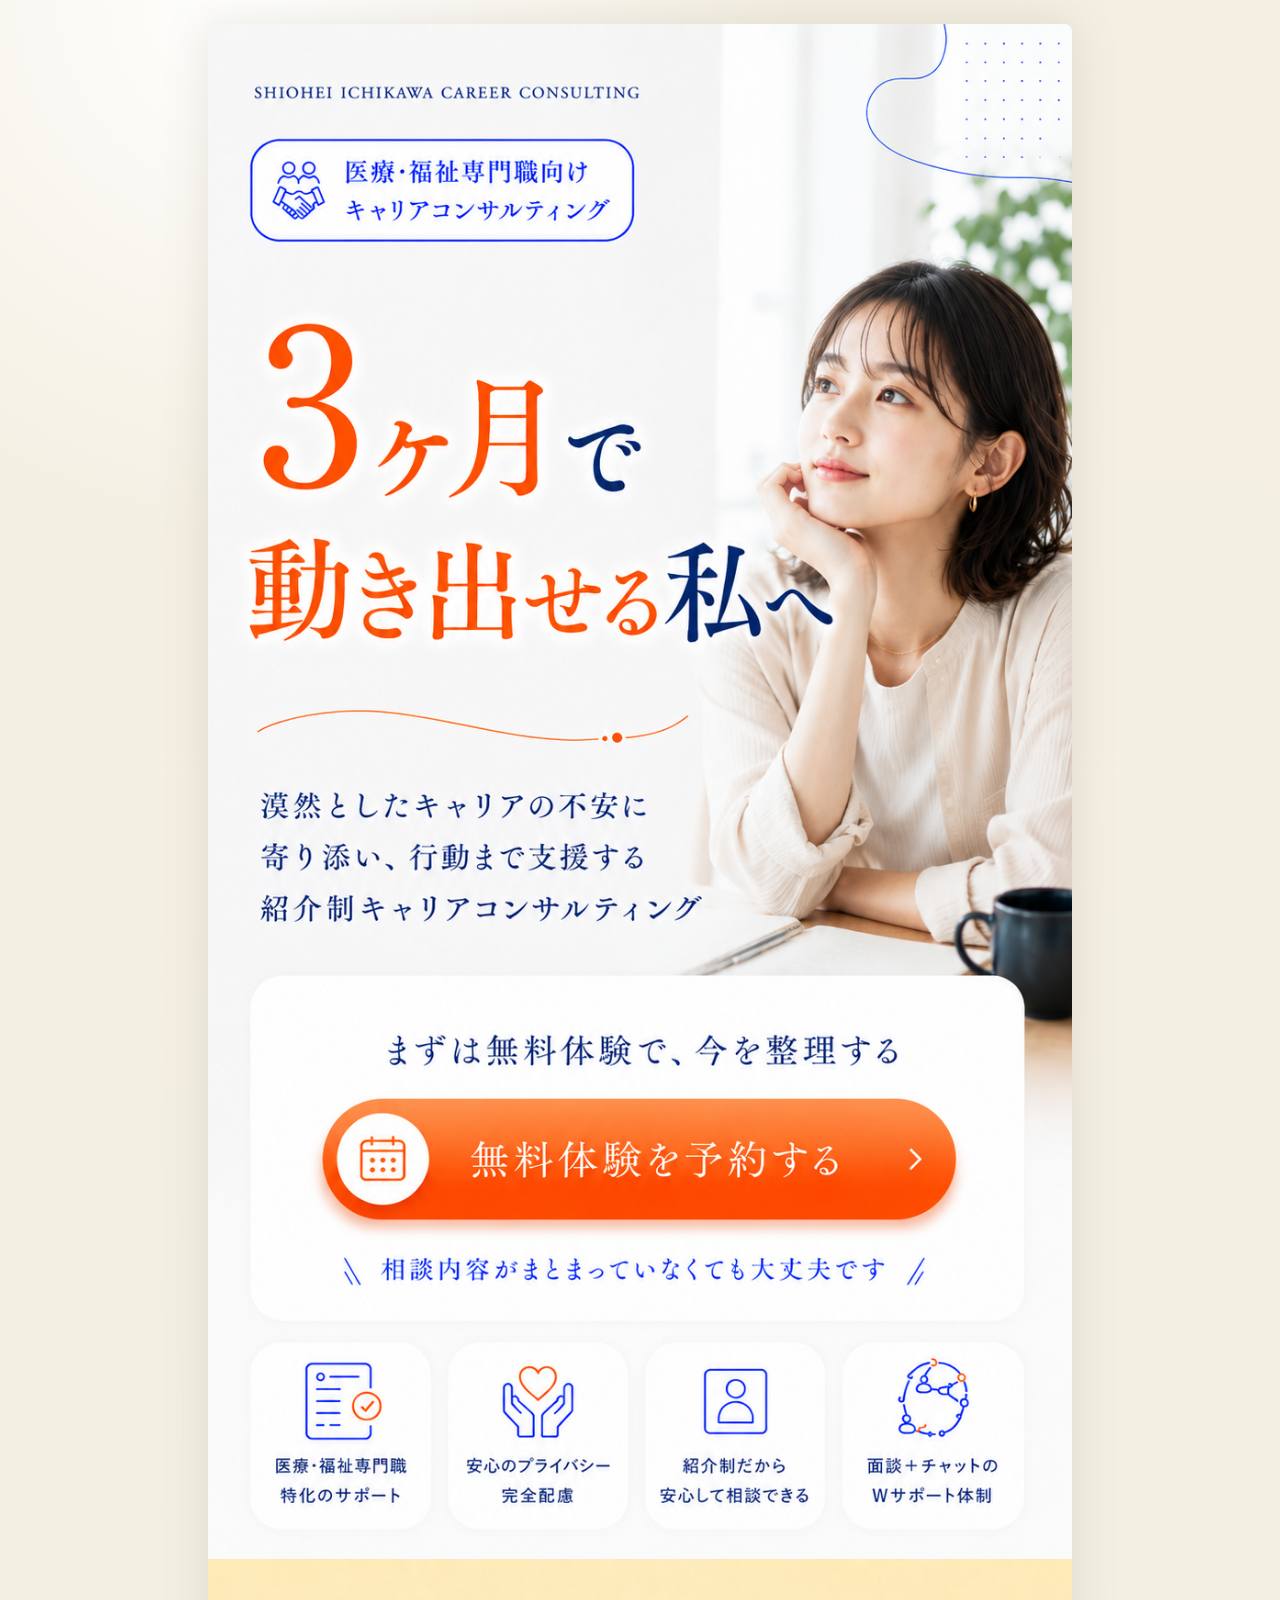
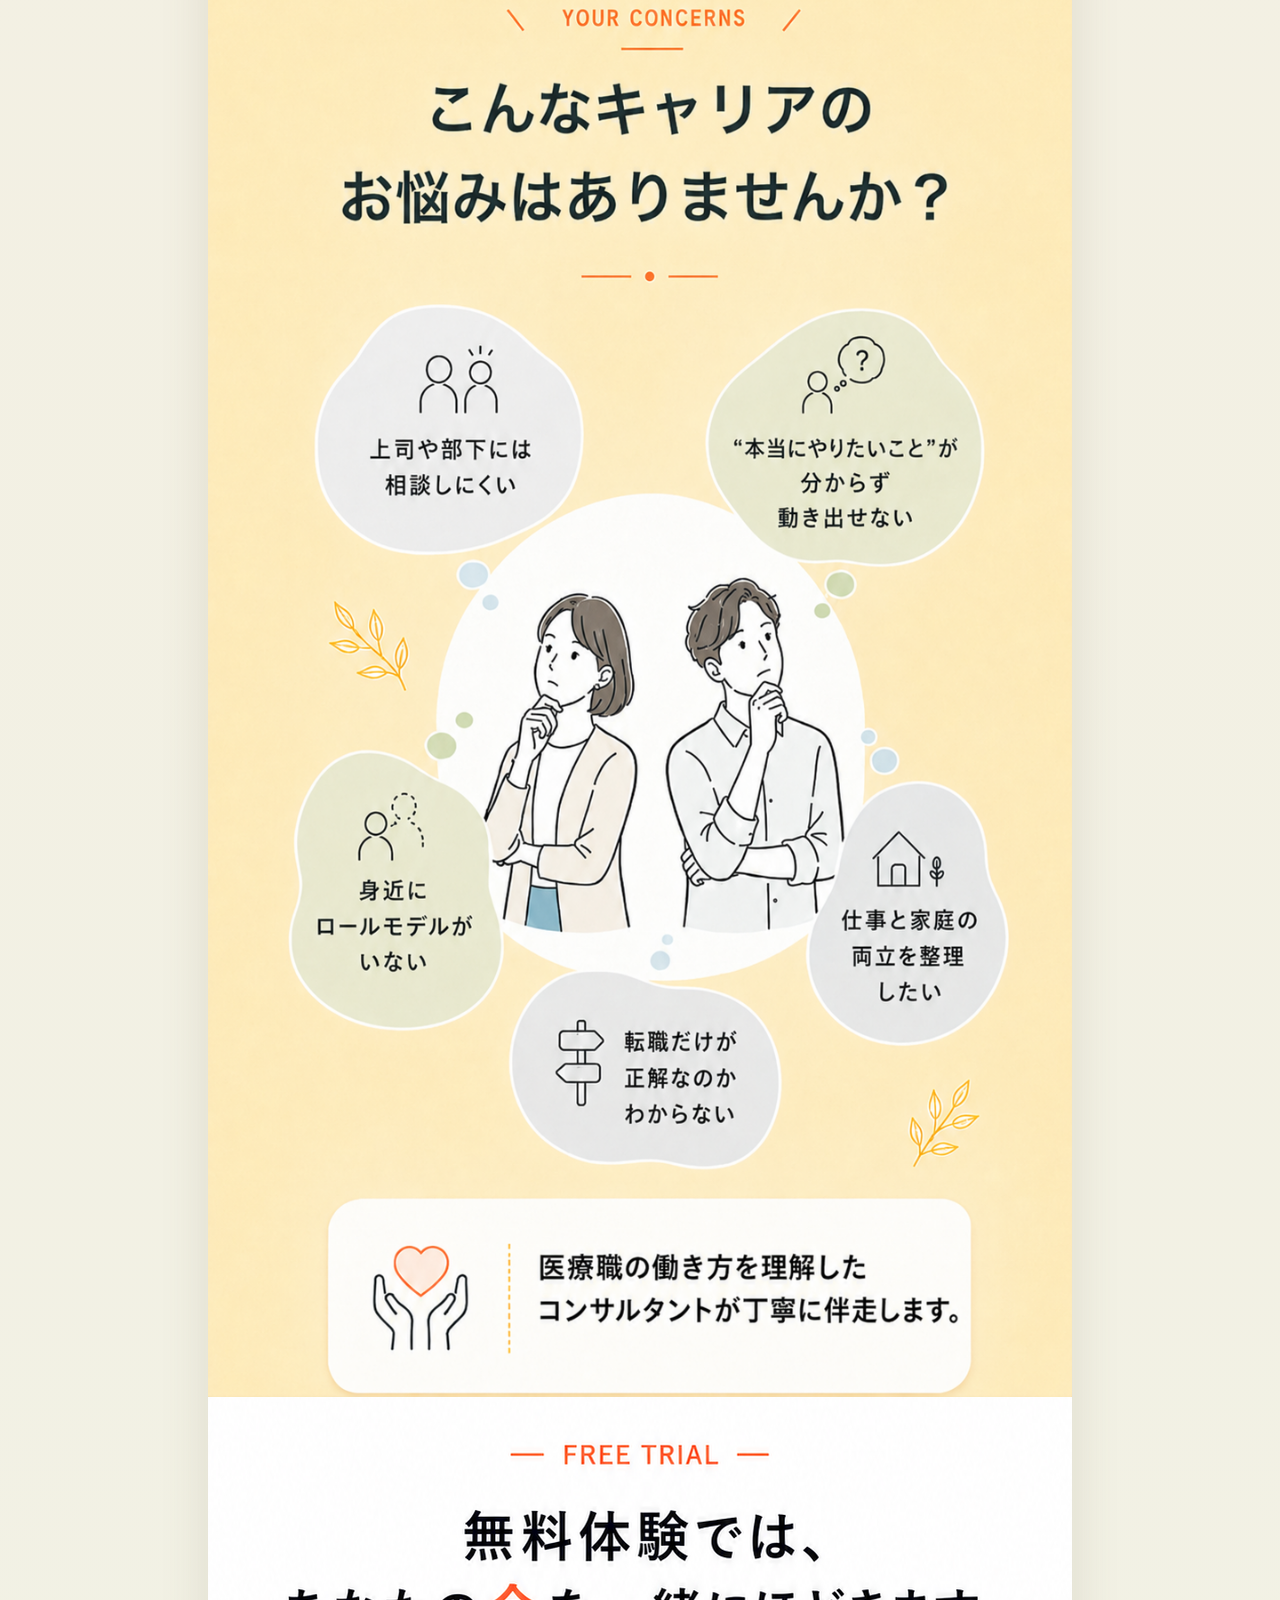
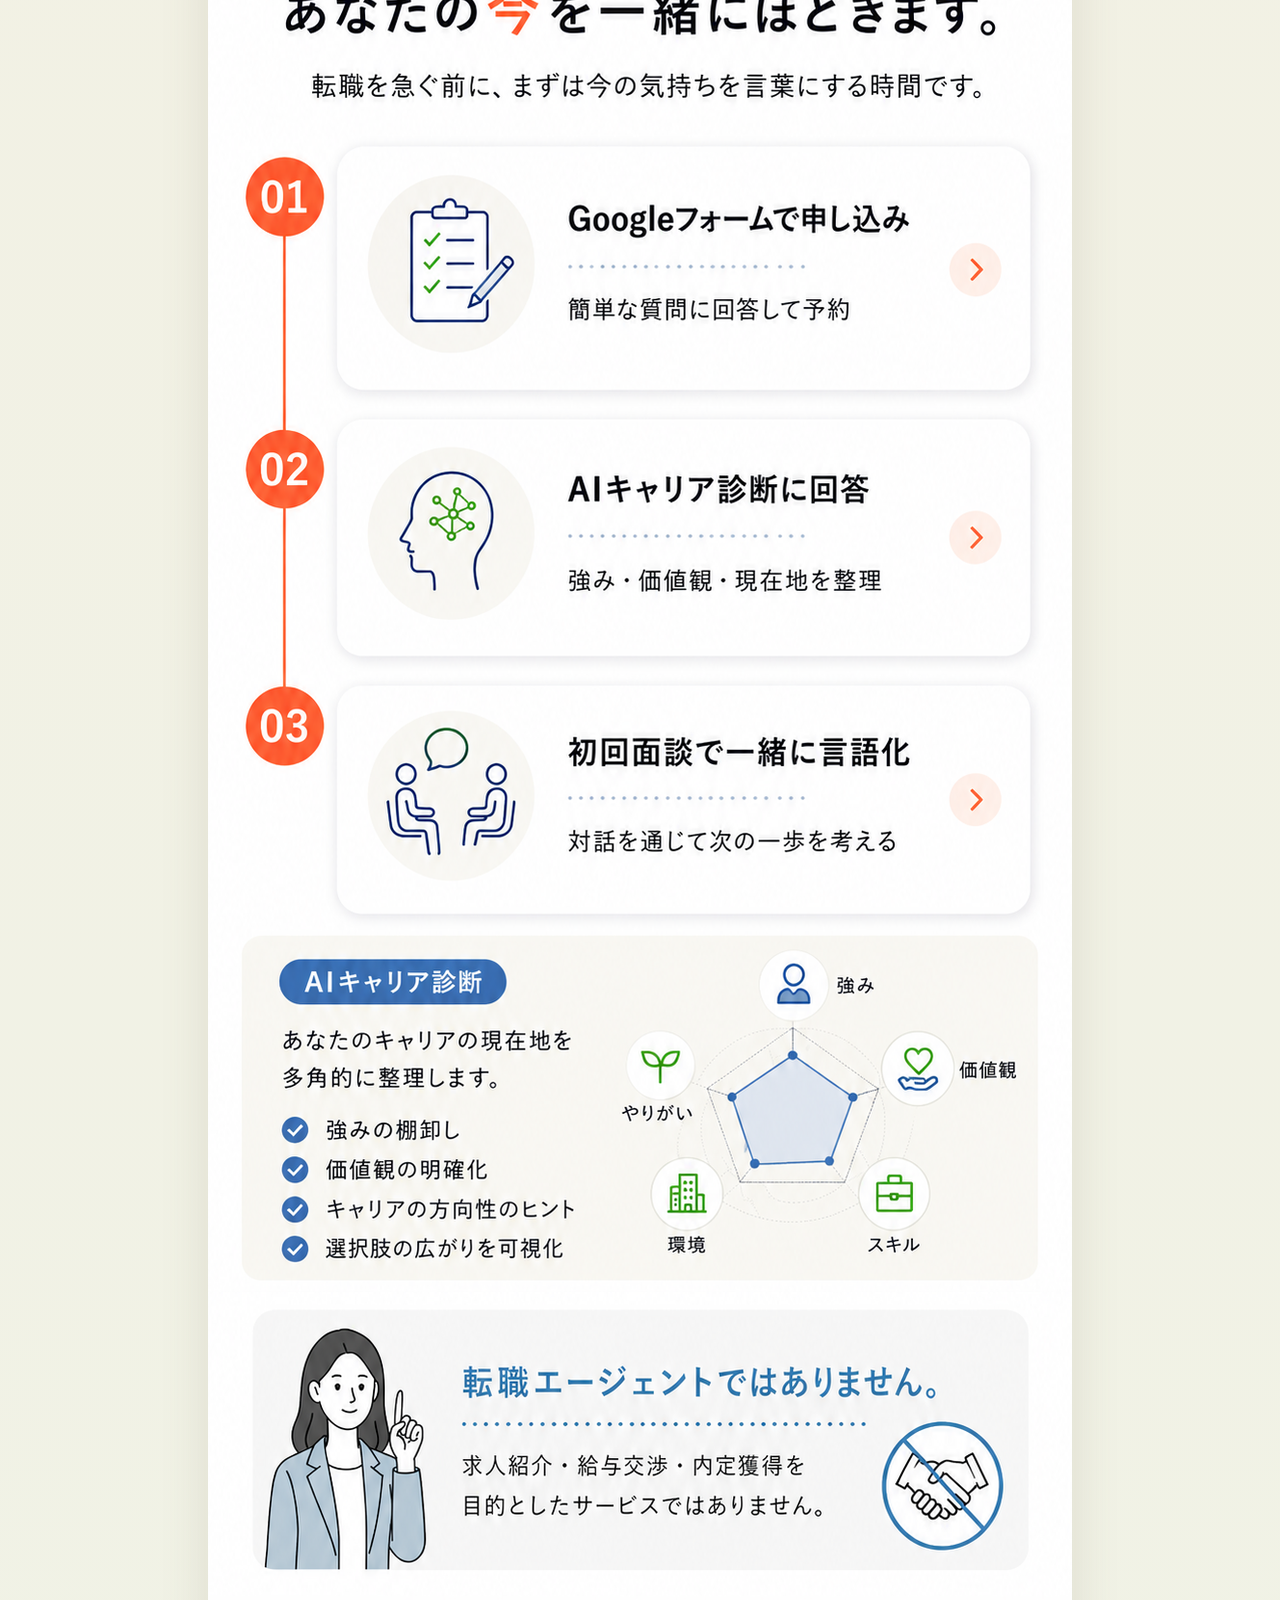
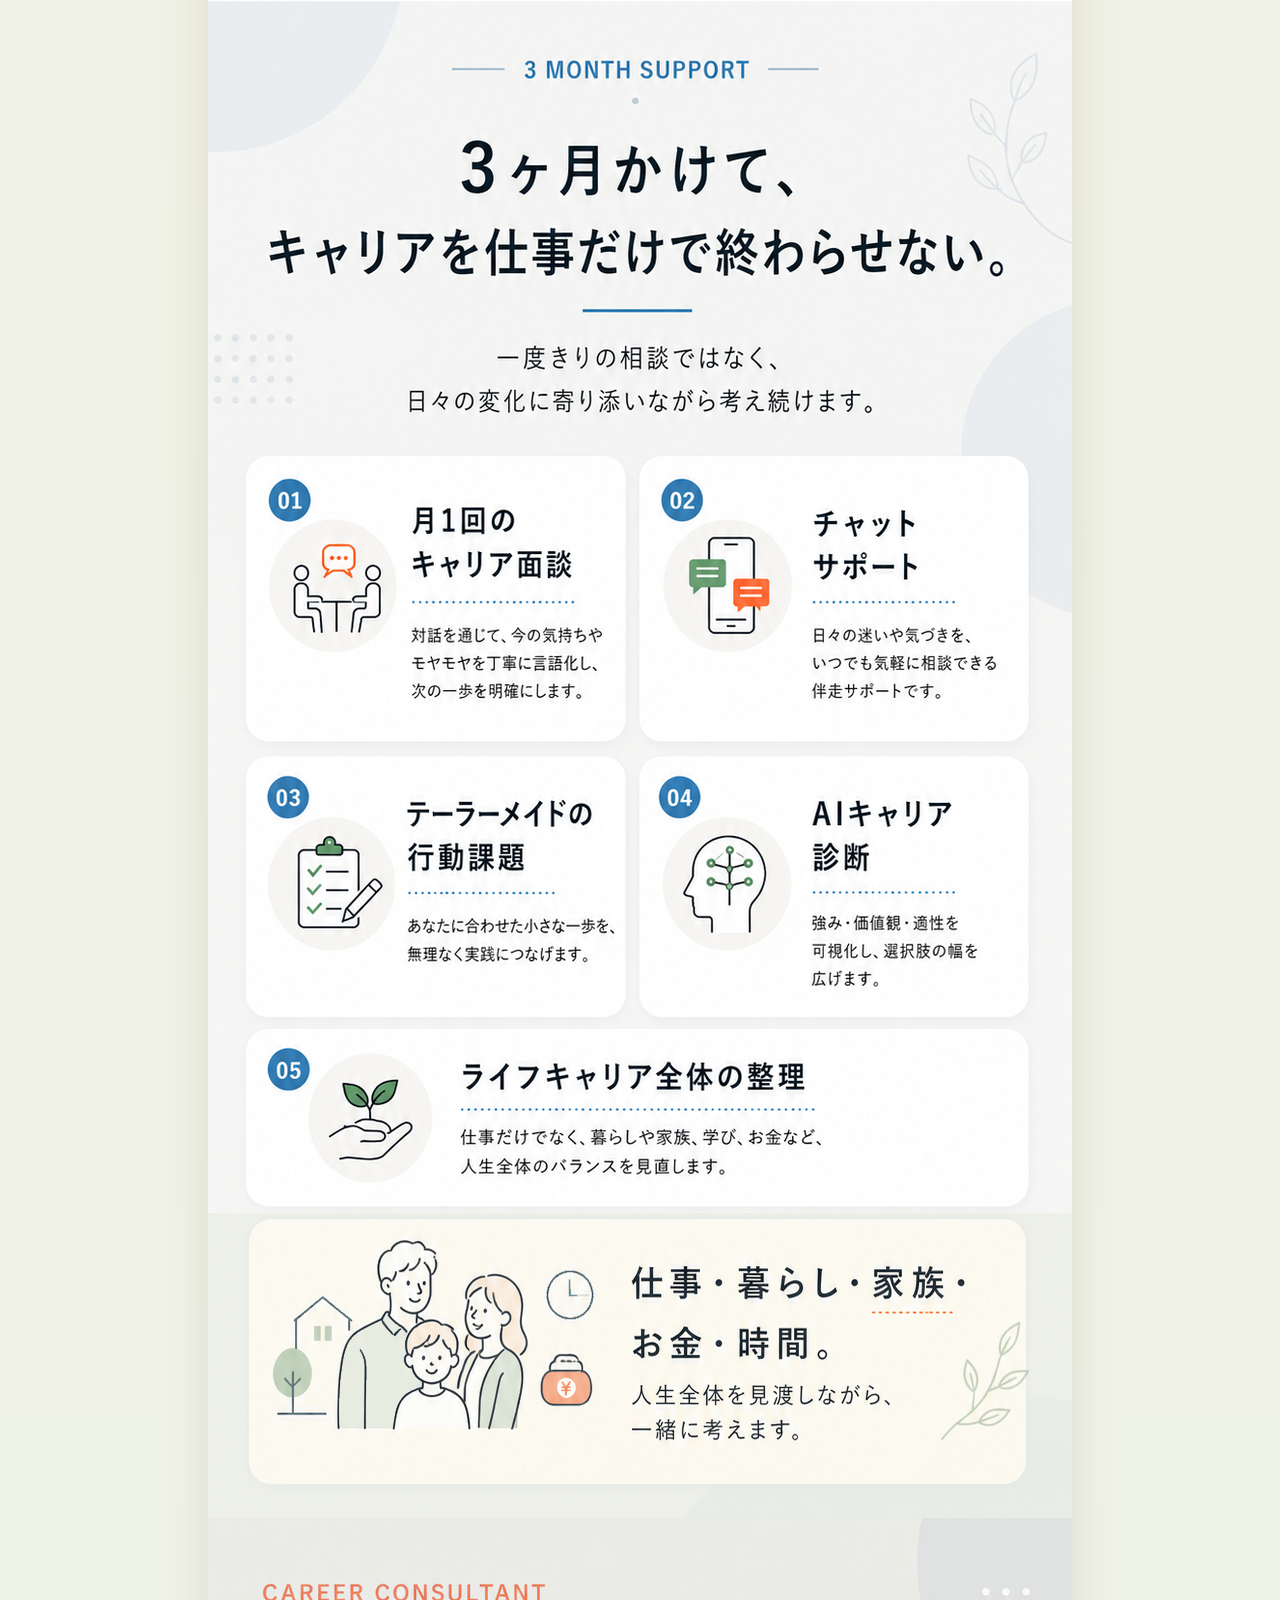
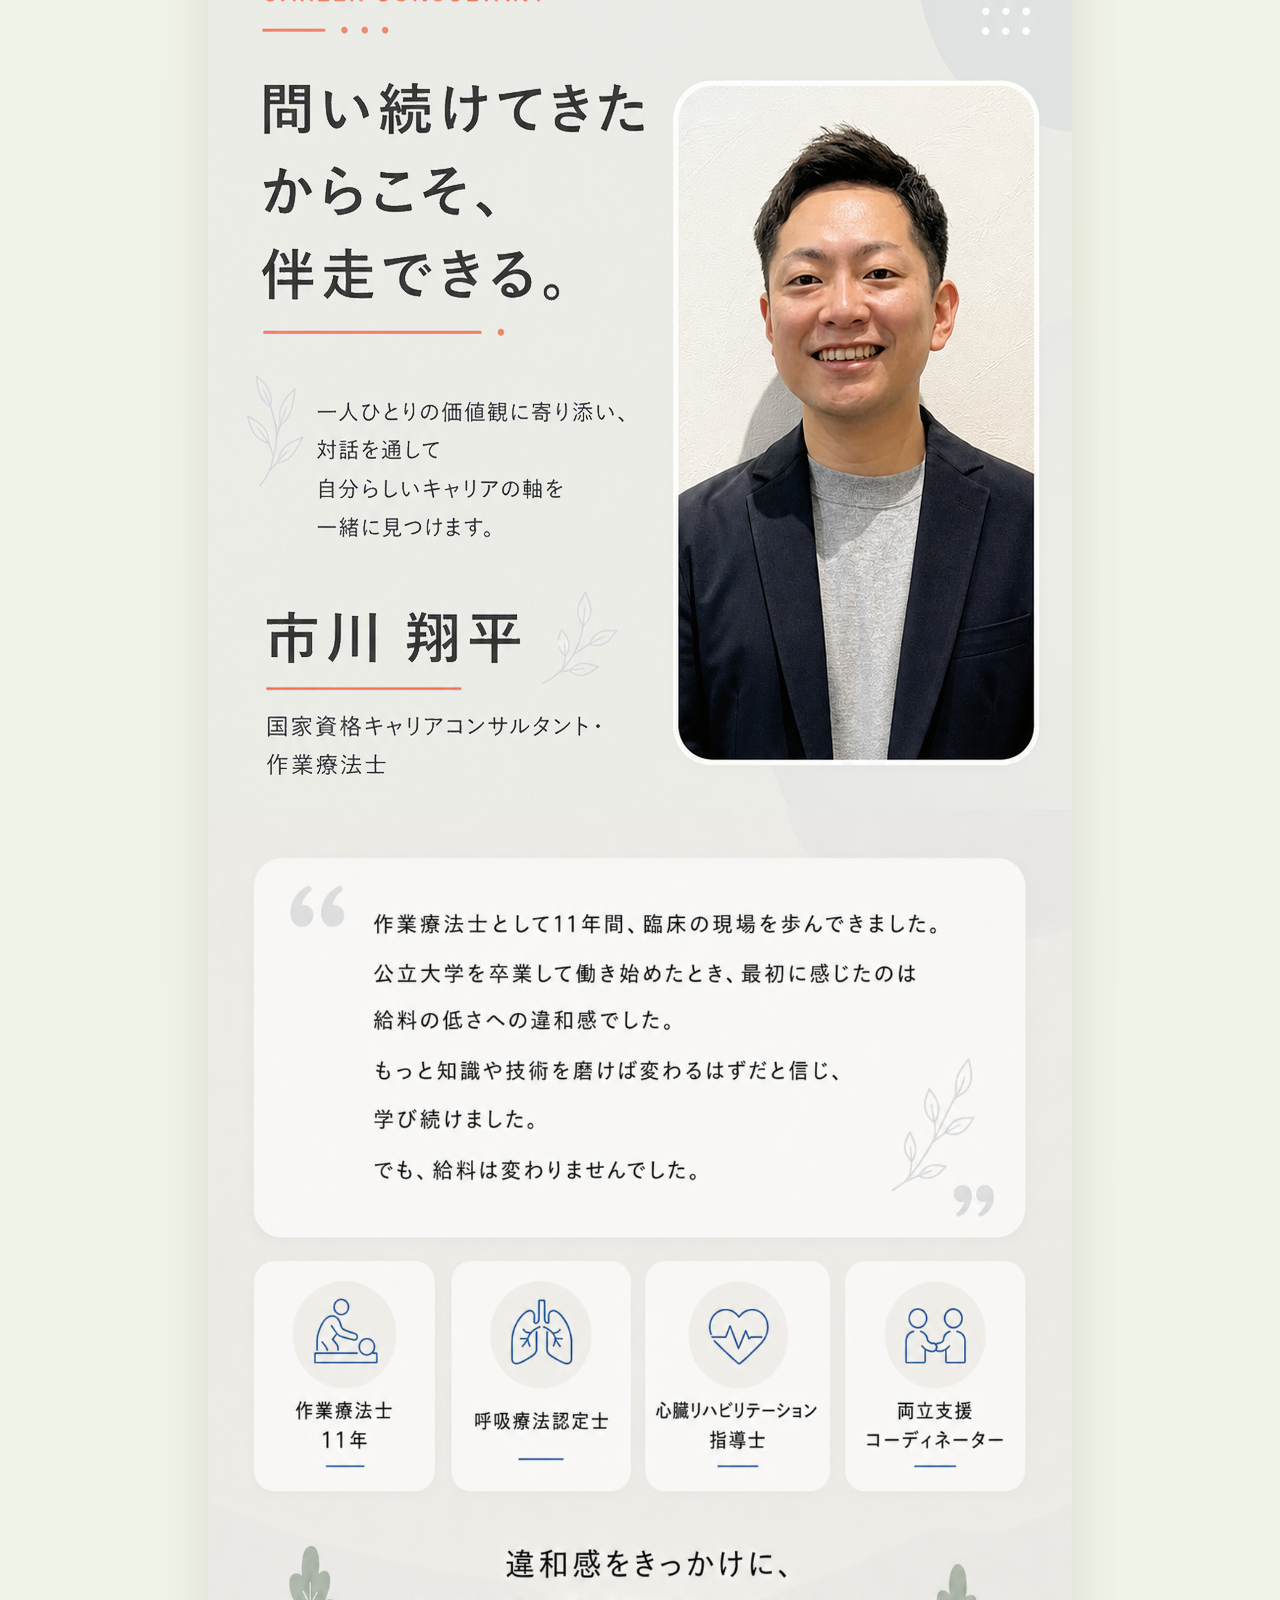
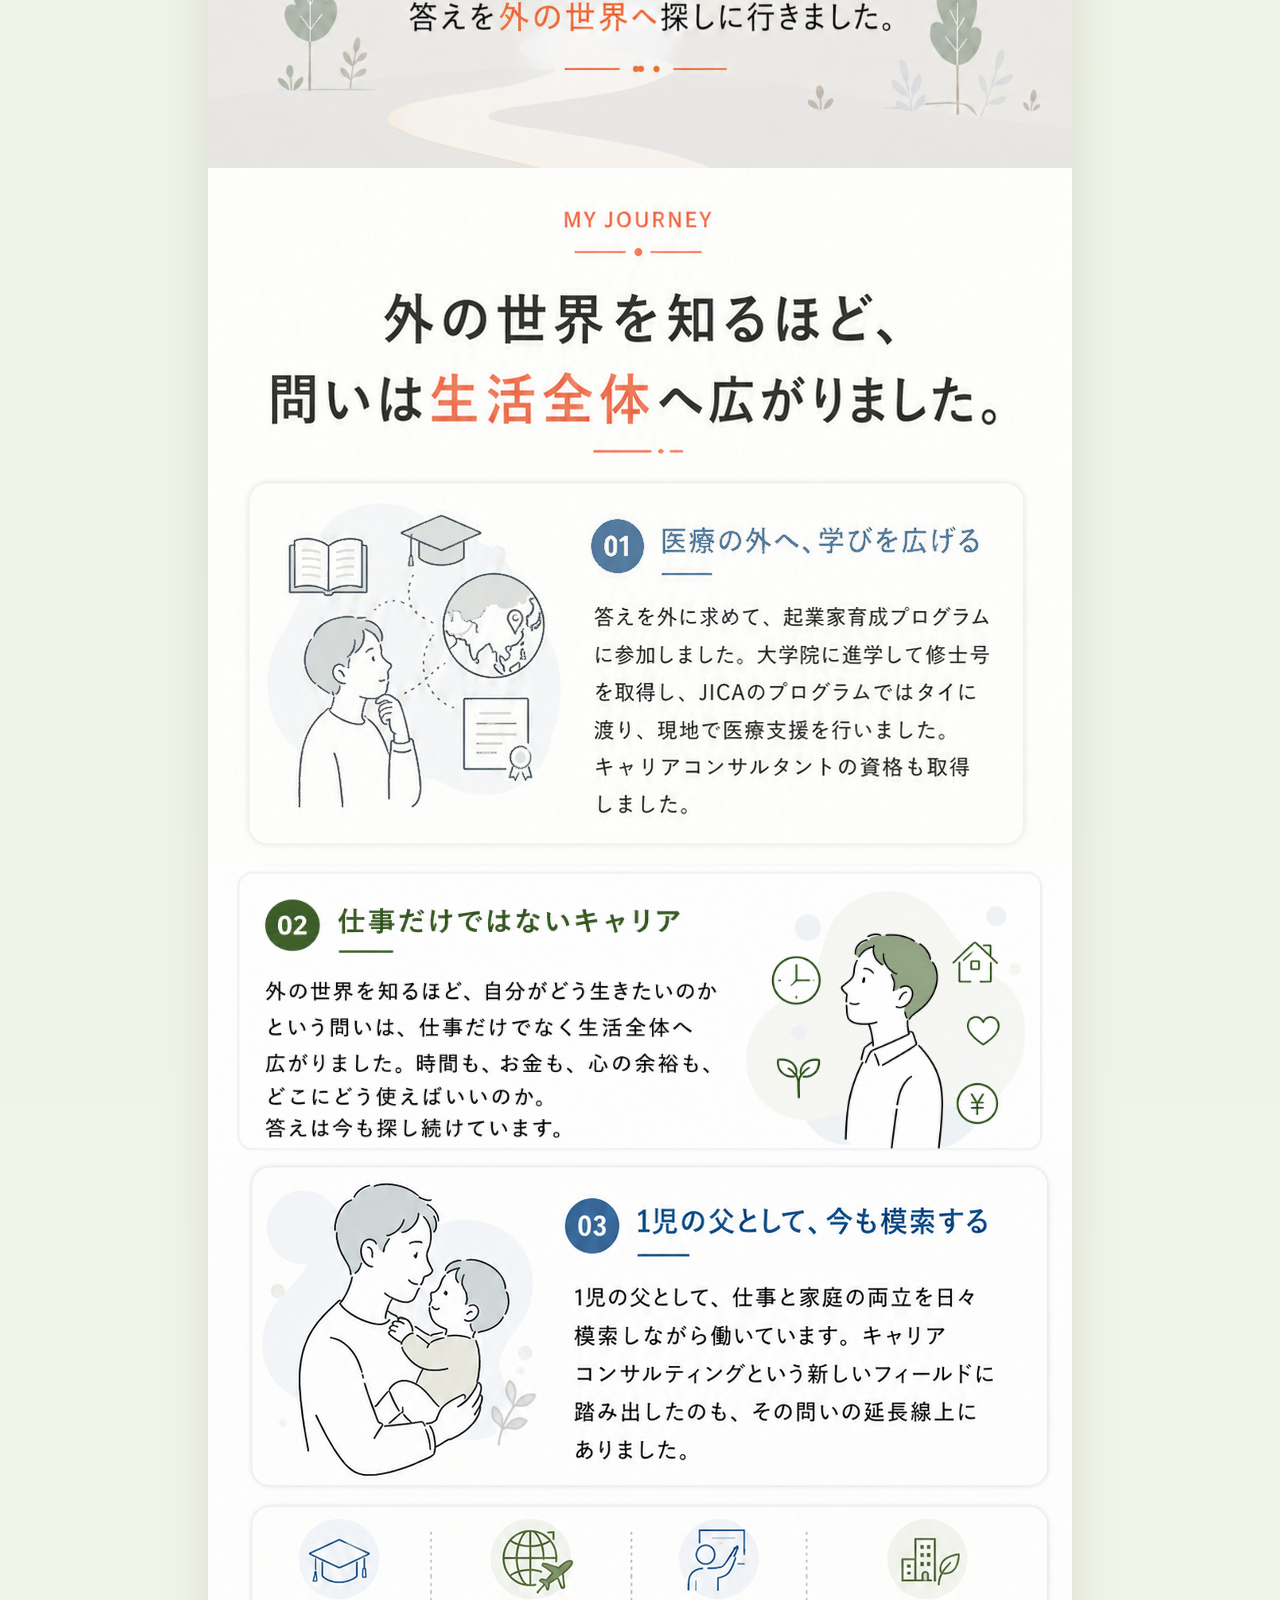
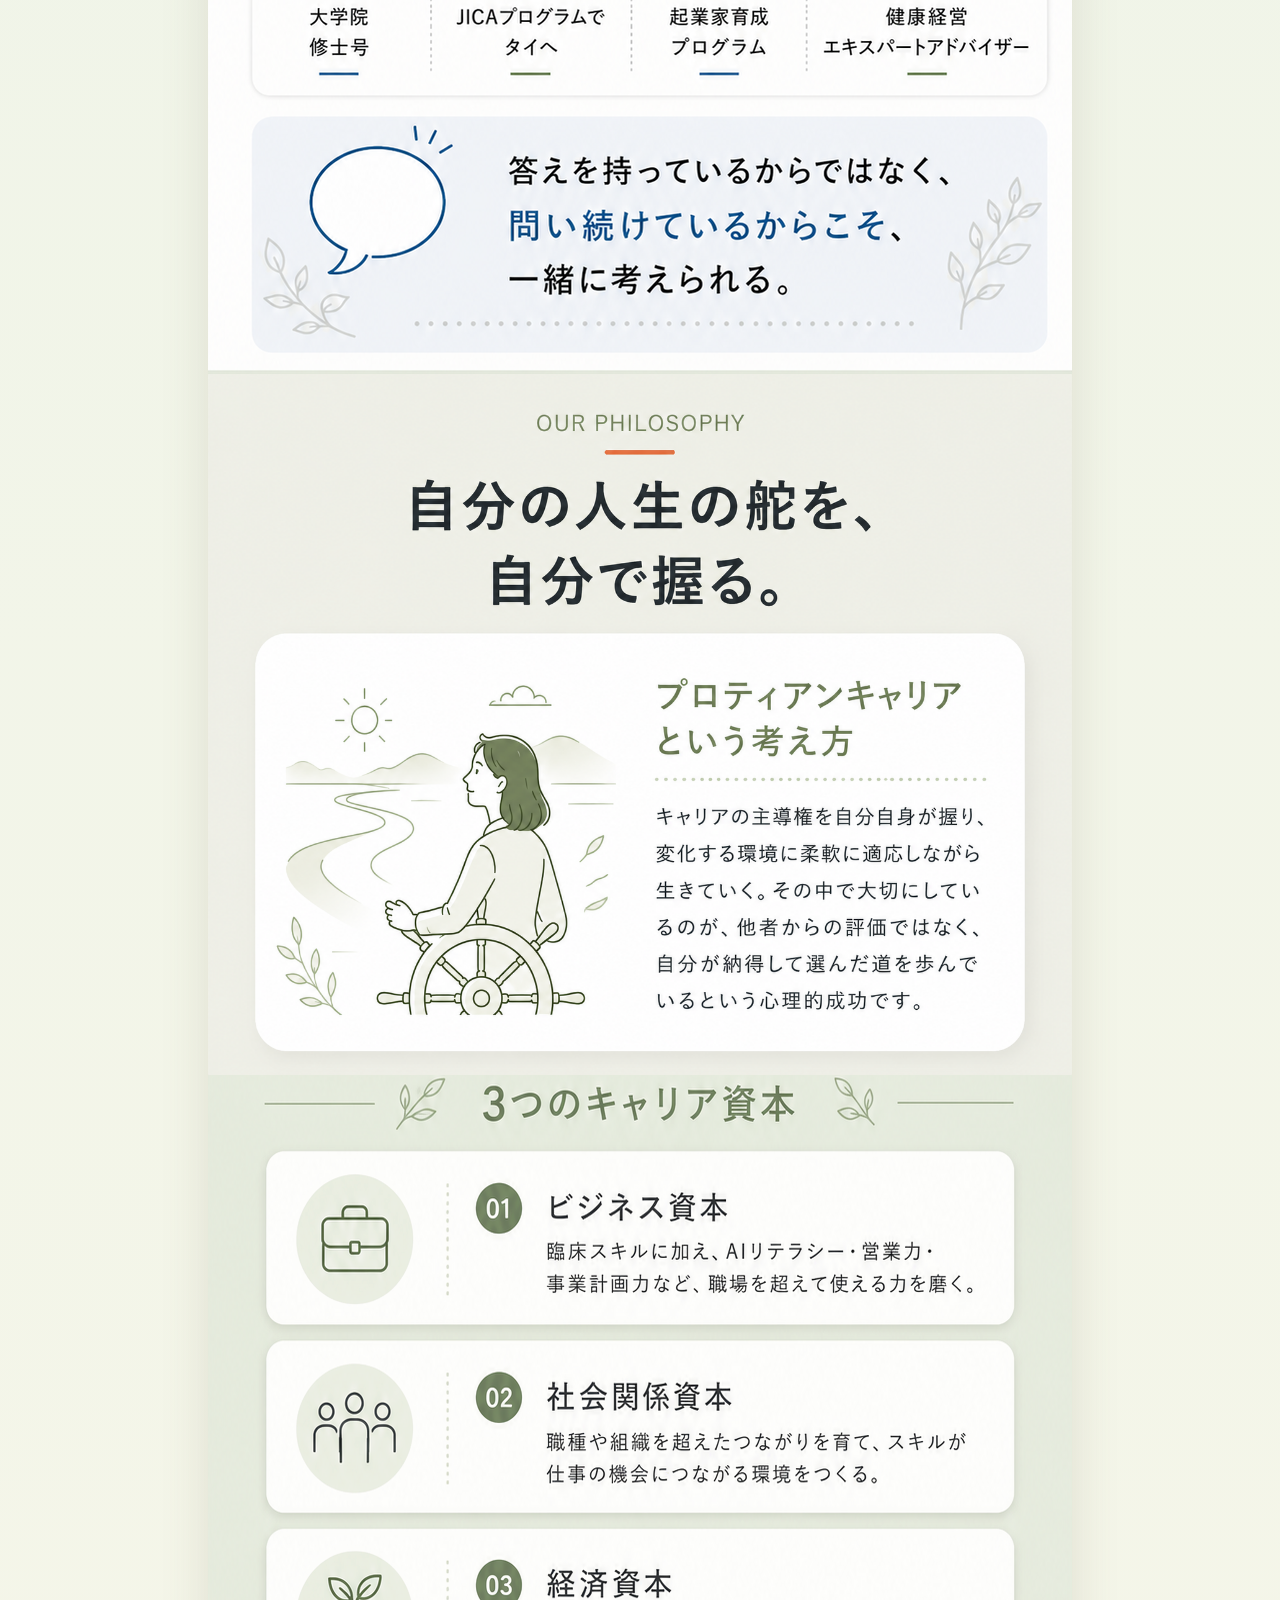
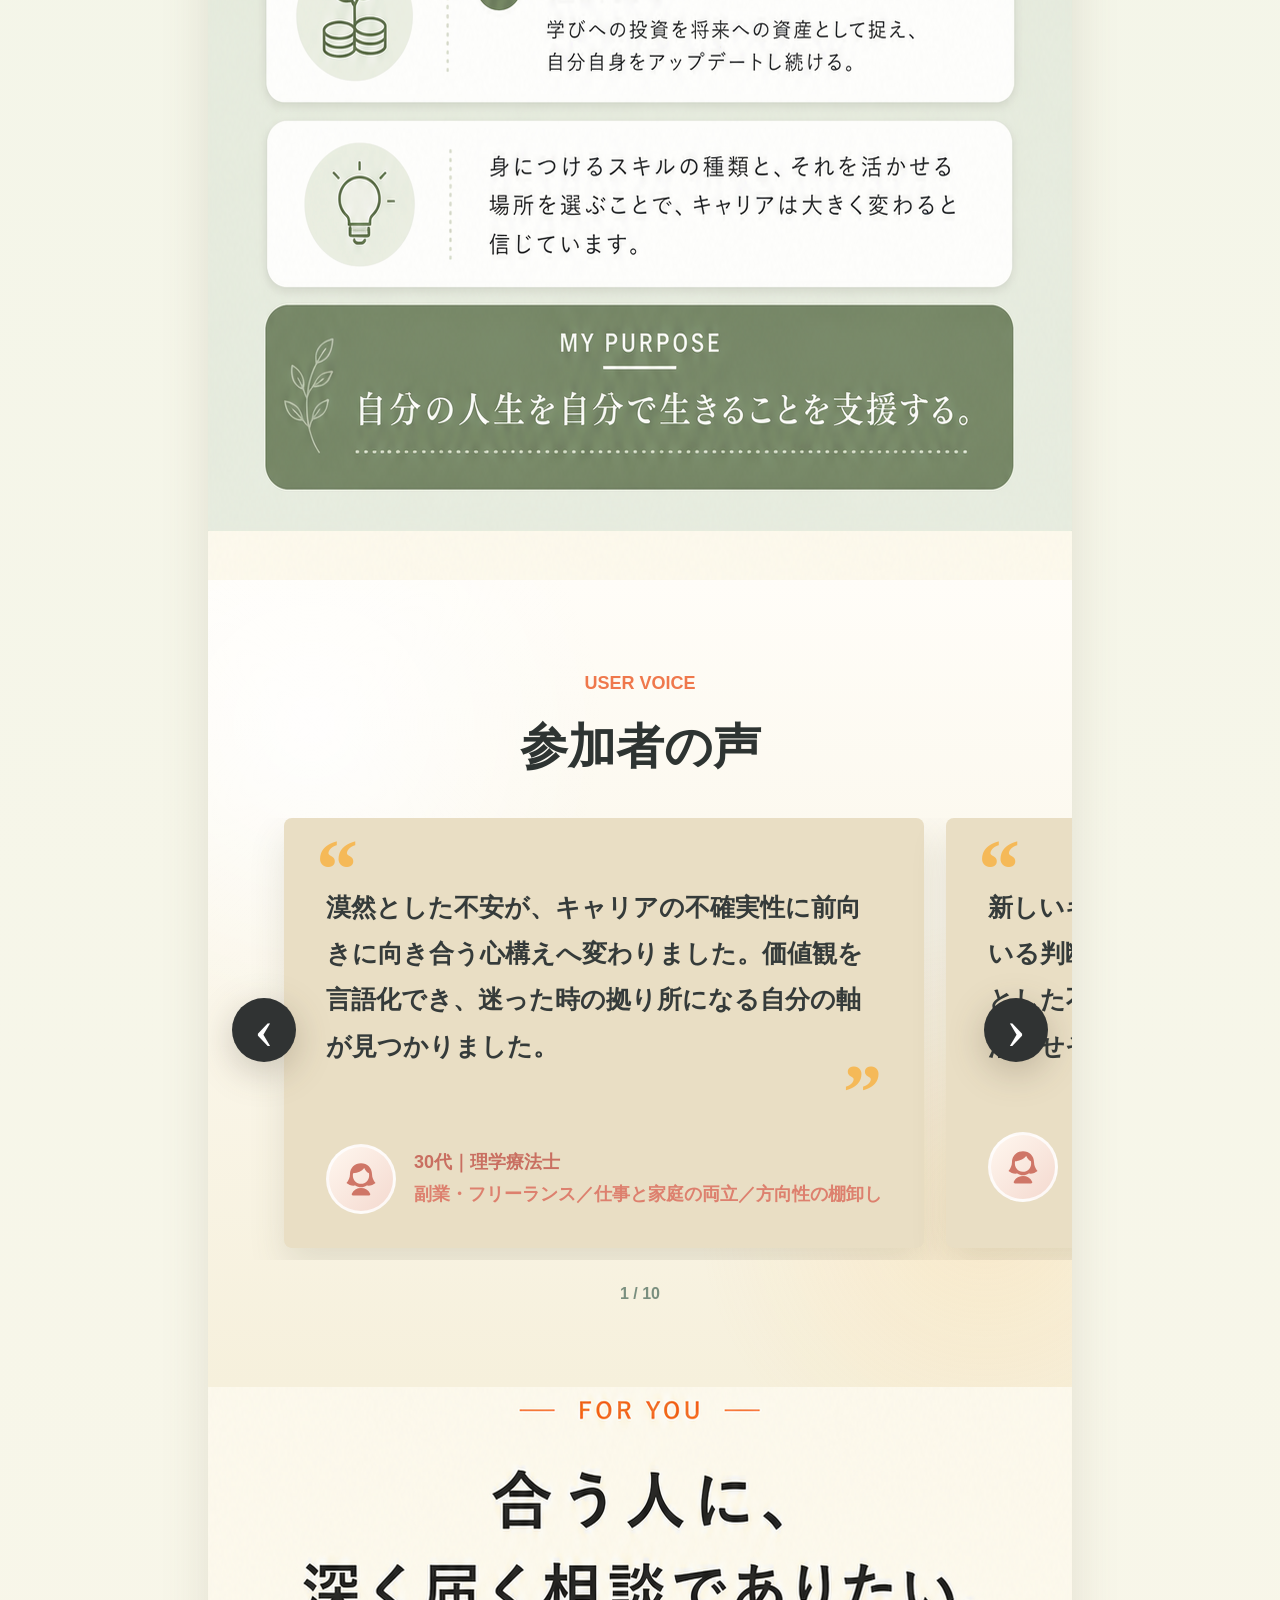
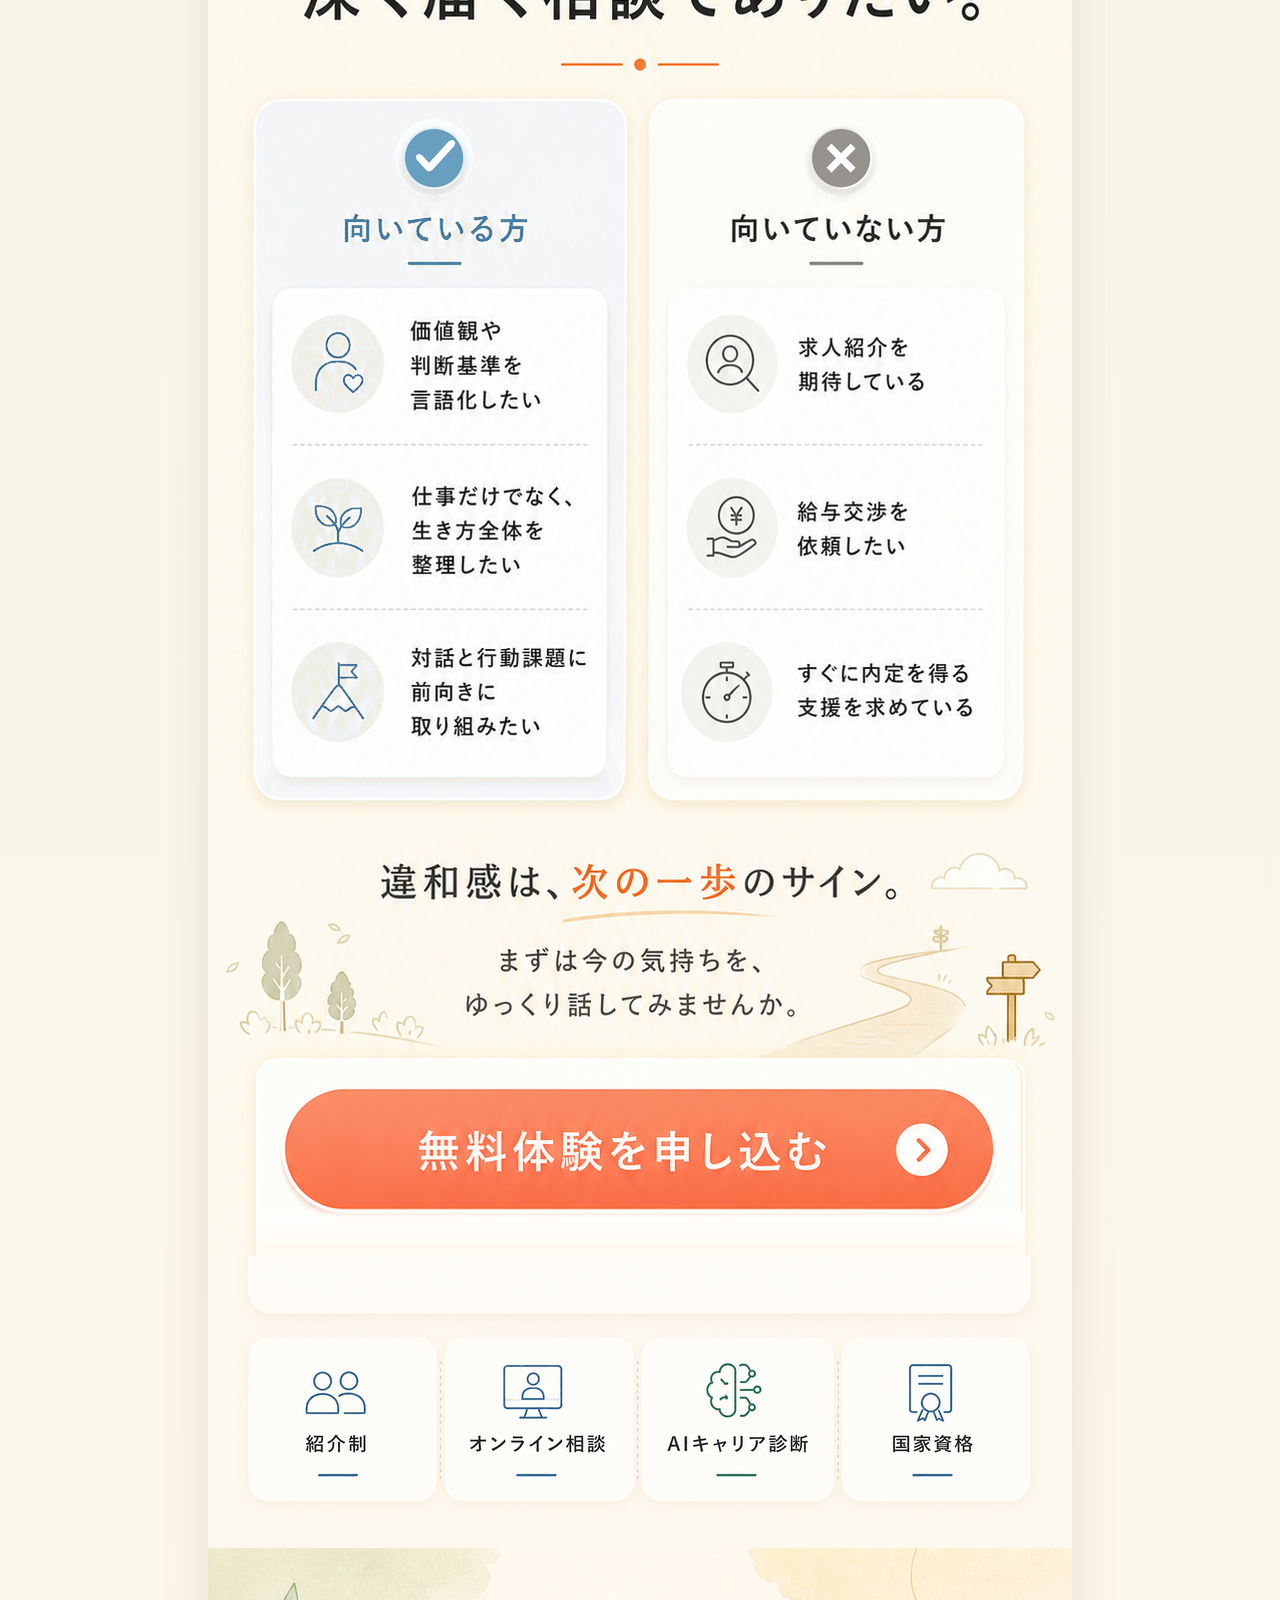
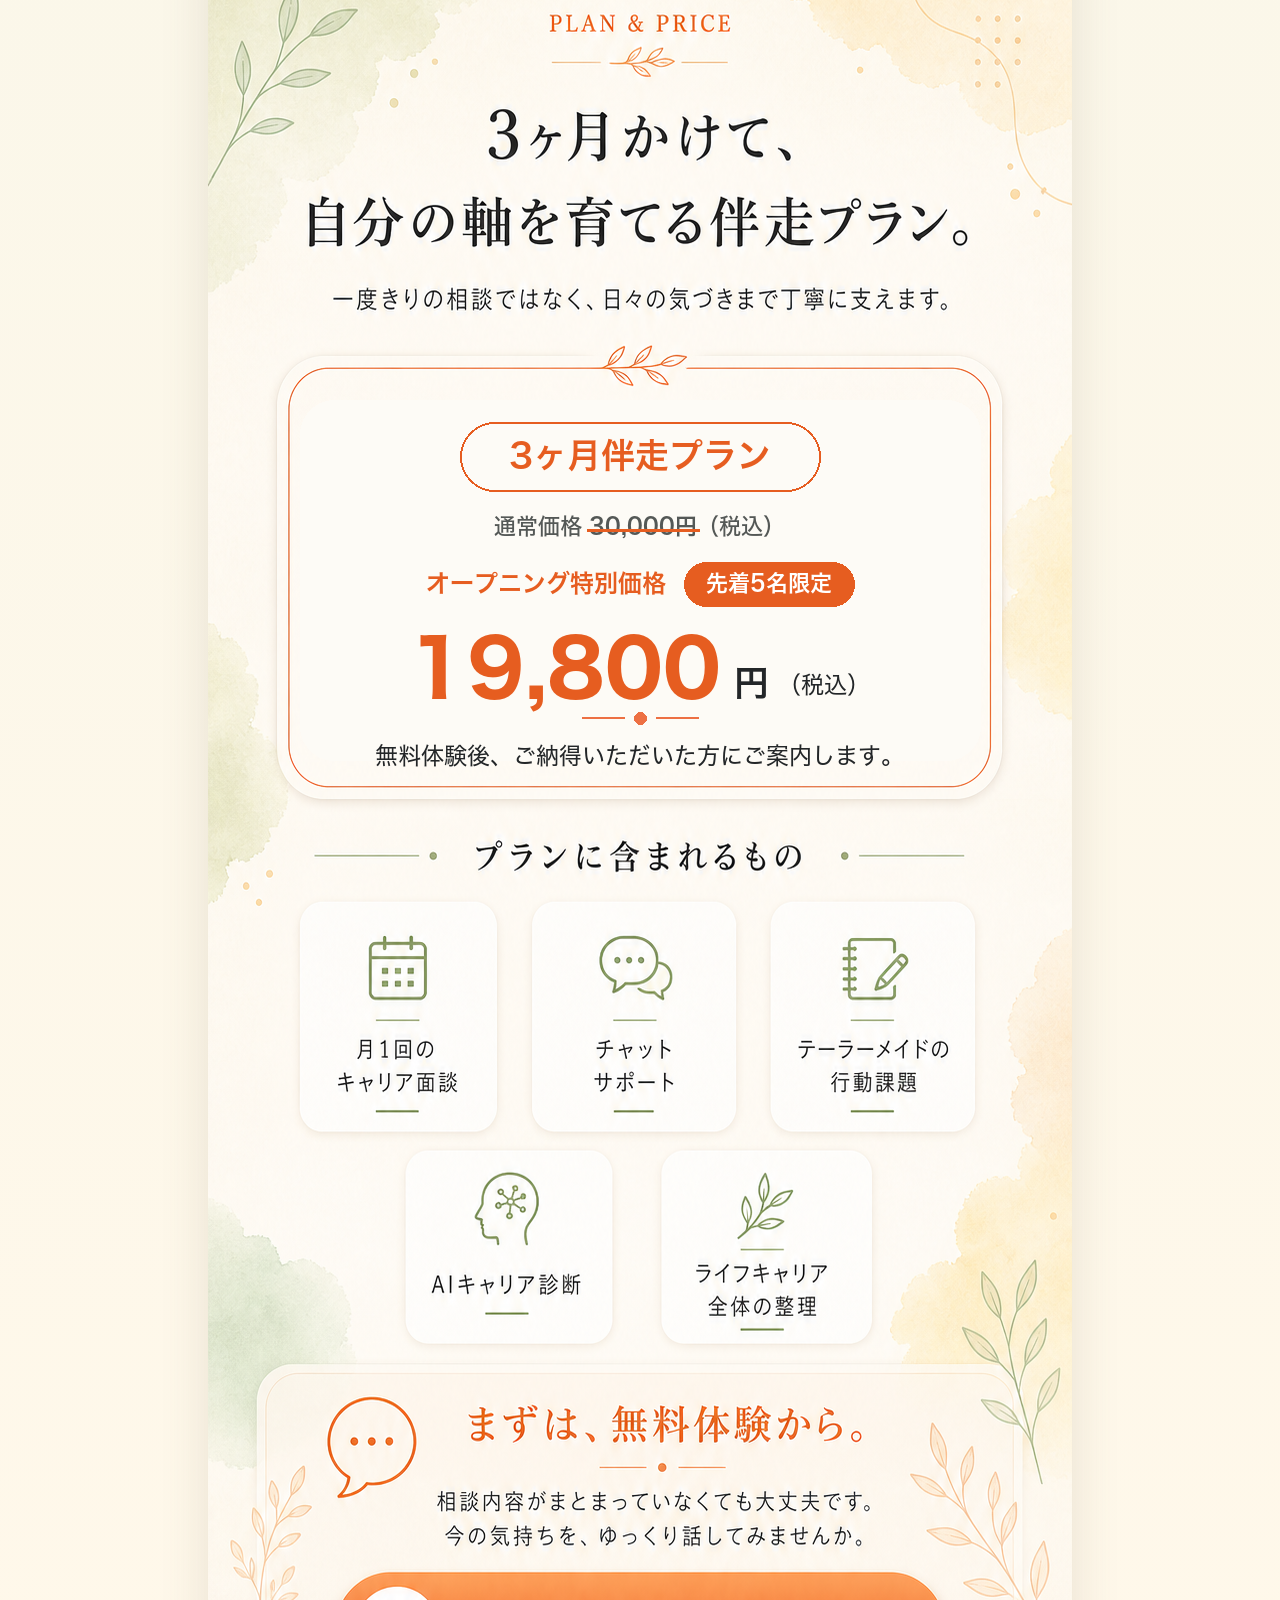
<file: career LP.html>
<!doctype html>
<html lang="ja">
  <head>
    <meta charset="utf-8" />
    <meta name="viewport" content="width=device-width, initial-scale=1, viewport-fit=cover" />
    <meta
      name="description"
      content="市川翔平の紹介制キャリアコンサルティング。医療・福祉専門職のために、対話を通じて自分らしいキャリアの軸を言葉にする無料体験LPです。"
    />
    <title>市川翔平 キャリアコンサルティング | 無料体験</title>
    <link rel="stylesheet" href="public/styles.css?v=21" />
  </head>
  <body>
    <main class="lp" aria-label="市川翔平 キャリアコンサルティング 無料体験LP">
      <h1 class="sr-only">3ヶ月で動き出せる私へ。市川翔平 キャリアコンサルティング</h1>

      <section class="slice cta-slice" aria-label="ファーストビュー">
        <img
          src="public/assets/lp-sections-v5-adjusted/01.png"
          alt="医療・福祉専門職向けキャリアコンサルティング。3ヶ月で動き出せる私へ。漠然としたキャリアの不安に寄り添い、行動まで支援する紹介制キャリアコンサルティング。まずは無料体験で、今を整理する。無料体験を予約する。"
        />
        <a
          class="slice-cta slice-cta-fv"
          href="https://docs.google.com/forms/d/e/1FAIpQLSfc17yuPHfdoMiNiSANWEIW2fsB0E_LwGjwLXol-AaOfS5QFA/viewform?usp=header"
          target="_blank"
          rel="noopener"
          aria-label="無料体験を予約する"
        ></a>
      </section>

      <section class="slice" aria-label="キャリアのお悩み">
        <img
          src="public/assets/lp-sections-v5-adjusted/02.png"
          alt="こんなキャリアのお悩みはありませんか？上司や部下に相談しにくい、本当にやりたいことが分からず動き出せない。、身近にロールモデルがいない、仕事と家庭の両立を整理したい方へ。医療者の働き方を理解したコンサルタントが丁寧に伴走します。。"
        />
      </section>

      <section class="slice" aria-label="無料体験とAIキャリア診断">
        <img
          src="public/assets/lp-sections-v5-adjusted/03.png"
          alt="無料体験では、あなたの今を一緒にほどきます。無料体験を予約、AIキャリア診断に回答、初回面談で一緒に言語化。転職エージェントではありません。"
        />
      </section>

      <section class="slice" aria-label="3ヶ月必要な理由">
        <img
          src="public/assets/lp-sections-v5-adjusted/04.png"
          alt="答えを急がないために、3ヶ月という時間を。現在地を整理し、小さく試して深め、自分らしい軸を言葉にする。月1回のキャリア面談、チャットサポート、テーラーメイドの行動課題、AIキャリア診断、ライフキャリア全体の整理。"
        />
      </section>

      <section class="slice" aria-label="3ヶ月伴走プラン">
        <img
          src="public/assets/lp-sections-v5-adjusted/05.png"
          alt="仕事、暮らし、家族、お金、時間。人生全体を見渡しながら一緒に考える3ヶ月伴走プラン。"
        />
      </section>

      <section class="slice" aria-label="他サービスとの違い">
        <img
          src="public/assets/lp-sections-v5-adjusted/06.png"
          alt="転職を決める前に、生き方から整理する。転職エージェント、単発のキャリア相談、違和感を整理する3ヶ月伴走の違い。"
        />
      </section>

      <section class="slice" aria-label="市川翔平プロフィール">
        <img
          src="public/assets/lp-sections-v5-adjusted/07.png"
          alt="市川翔平、SHOHEI ITIKAWA。国家資格キャリアコンサルタント、作業療法士。作業療法士として11年間、臨床の現場を歩んできました。"
        />
      </section>

      <section class="slice" aria-label="プロティアンキャリアという考え方">
        <img
          src="public/assets/lp-sections-v5-adjusted/08.png"
          alt="仕事だけではないキャリア。外の世界を知るほど、自分がどう生きたいのかという問いは、仕事だけでなく生活全体へ広がりました。"
        />
      </section>

      <section class="slice" aria-label="父としてのキャリア">
        <img
          src="public/assets/lp-sections-v5-adjusted/09.png"
          alt="1児の父として、今も模索する。仕事と家庭、スキルと健康、お金と時間など、家族を支えるための問いも一緒に考えられる。"
        />
      </section>

      <section class="slice" aria-label="プロティアンキャリア">
        <img
          src="public/assets/lp-sections-v5-adjusted/10.png"
          alt="自分の人生の舵を、自分で握る。プロティアンキャリアという考え方。"
        />
      </section>

      <section class="slice" aria-label="3つのキャリア資本">
        <img
          src="public/assets/lp-sections-v5-adjusted/11-cropped.png"
          alt="3つのキャリア資本。ビジネス資本、社会関係資本、経済資本。自分の人生を自分で生きることを支援する。"
        />
      </section>

      <section class="voice-carousel-section" aria-labelledby="voice-title">
        <div class="voice-head">
          <p class="section-kicker">USER VOICE</p>
          <h2 id="voice-title">参加者の声</h2>
        </div>

        <div class="voice-carousel">
          <button class="voice-nav voice-nav-prev" type="button" aria-label="前の声を見る" data-voice-prev>
            <span aria-hidden="true">‹</span>
          </button>

          <button class="voice-nav voice-nav-next" type="button" aria-label="次の声を見る" data-voice-next>
            <span aria-hidden="true">›</span>
          </button>

          <div class="voice-viewport" data-voice-viewport tabindex="0">
            <div class="voice-track" data-voice-track>
              <article class="voice-card">
                <span class="quote-mark" aria-hidden="true">“</span>
                <blockquote>漠然とした不安が、キャリアの不確実性に前向きに向き合う心構えへ変わりました。価値観を言語化でき、迷った時の拠り所になる自分の軸が見つかりました。</blockquote>
                <div class="voice-profile">
                  <span class="voice-avatar voice-avatar-female" aria-hidden="true"></span>
                  <p><strong>30代｜理学療法士</strong><br />副業・フリーランス／仕事と家庭の両立／方向性の棚卸し</p>
                </div>
              </article>

              <article class="voice-card">
                <span class="quote-mark" aria-hidden="true">“</span>
                <blockquote>新しいキャリアへ進む中で、自分が大事にしている判断基準を言葉にしてもらえました。漠然とした不安がかなり解消され、今後の選択にも活かせそうです。</blockquote>
                <div class="voice-profile">
                  <span class="voice-avatar voice-avatar-female" aria-hidden="true"></span>
                  <p><strong>30代｜理学療法士</strong><br />転職・キャリアチェンジ／副業・フリーランス／方向性の棚卸し</p>
                </div>
              </article>

              <article class="voice-card">
                <span class="quote-mark" aria-hidden="true">“</span>
                <blockquote>過去から現在までの出来事や考えを丁寧に対話する中で、自分では気づいていなかった強みを知ることができました。</blockquote>
                <div class="voice-profile">
                  <span class="voice-avatar voice-avatar-male" aria-hidden="true"></span>
                  <p><strong>30代｜理学療法士</strong><br />キャリアの方向性・棚卸し</p>
                </div>
              </article>

              <article class="voice-card">
                <span class="quote-mark" aria-hidden="true">“</span>
                <blockquote>ぼんやりと思い描いていたことが整理され、自分がどう生きてきて、これからどうしたいのかの指針が見えてきました。言語化する大切さも再認識できました。</blockquote>
                <div class="voice-profile">
                  <span class="voice-avatar voice-avatar-female" aria-hidden="true"></span>
                  <p><strong>30代｜理学療法士</strong><br />方向性の棚卸し／管理職・専門性の選択</p>
                </div>
              </article>

              <article class="voice-card">
                <span class="quote-mark" aria-hidden="true">“</span>
                <blockquote>これまでのキャリアを少し肯定的に見られるようになり、行動を起こすハードルが下がりました。とにかく動くことで未来が変わると改めて分かりました。</blockquote>
                <div class="voice-profile">
                  <span class="voice-avatar voice-avatar-female" aria-hidden="true"></span>
                  <p><strong>30代｜理学療法士</strong><br />副業・フリーランス／仕事と家庭の両立／方向性の棚卸し</p>
                </div>
              </article>

              <article class="voice-card">
                <span class="quote-mark" aria-hidden="true">“</span>
                <blockquote>まず会話してみることの大切さに気づき、面談後は家族や上司と話す機会が増えました。不安や悩みを、次のステップにつなげる動きに変えられました。</blockquote>
                <div class="voice-profile">
                  <span class="voice-avatar voice-avatar-male" aria-hidden="true"></span>
                  <p><strong>30代｜理学療法士</strong><br />転職・キャリアチェンジ／仕事と家庭の両立／方向性の棚卸し</p>
                </div>
              </article>

              <article class="voice-card">
                <span class="quote-mark" aria-hidden="true">“</span>
                <blockquote>自分の強みを自覚でき、いい意味で自信が持てました。長期ビジョンから逆算することで取捨選択がしやすくなり、家庭と仕事の葛藤も減りました。</blockquote>
                <div class="voice-profile">
                  <span class="voice-avatar voice-avatar-female" aria-hidden="true"></span>
                  <p><strong>30代｜理学療法士</strong><br />仕事と家庭の両立／強みの整理</p>
                </div>
              </article>

              <article class="voice-card">
                <span class="quote-mark" aria-hidden="true">“</span>
                <blockquote>第二子の出産を控え、キャリアや時間、お金の使い方に不安がありました。自分の選択の基準に気づけたことで、漠然とした不安が減りました。</blockquote>
                <div class="voice-profile">
                  <span class="voice-avatar voice-avatar-female" aria-hidden="true"></span>
                  <p><strong>30代｜理学療法士</strong><br />キャリアの方向性・棚卸し</p>
                </div>
              </article>

              <article class="voice-card">
                <span class="quote-mark" aria-hidden="true">“</span>
                <blockquote>転職時に何を大切にしたいか決めきれずにいましたが、自分が動く時の原動力に焦点を当てられるようになり、それを軸にキャリアを考えられるようになりました。</blockquote>
                <div class="voice-profile">
                  <span class="voice-avatar voice-avatar-male" aria-hidden="true"></span>
                  <p><strong>30代｜理学療法士</strong><br />転職・キャリアチェンジ／方向性の棚卸し</p>
                </div>
              </article>

              <article class="voice-card">
                <span class="quote-mark" aria-hidden="true">“</span>
                <blockquote>自分の価値観が言語化され、自然とそこに意識が向くようになりました。どのキャリアを歩むべきか考える時の土台ができました。</blockquote>
                <div class="voice-profile">
                  <span class="voice-avatar voice-avatar-male" aria-hidden="true"></span>
                  <p><strong>30代｜理学療法士</strong><br />副業・フリーランス／方向性の棚卸し</p>
                </div>
              </article>

            </div>
          </div>
        </div>

        <p class="voice-count" aria-live="polite"><span data-voice-current>1</span> / <span data-voice-total>10</span></p>
      </section>

      <section class="slice cta-slice final-offer" aria-label="無料体験予約">
        <img
          src="public/assets/lp-sections-v5-adjusted/12.png"
          alt="合う人に、深く届く相談でありたい。違和感は、次の一歩のサイン。まずは今の気持ちをゆっくり話してみませんか。無料体験を申し込む。"
        />
        <a
          class="slice-cta slice-cta-final"
          href="https://docs.google.com/forms/d/e/1FAIpQLSfc17yuPHfdoMiNiSANWEIW2fsB0E_LwGjwLXol-AaOfS5QFA/viewform?usp=header"
          target="_blank"
          rel="noopener"
          aria-label="無料体験を申し込む"
        ></a>
      </section>

      <section class="slice final-trust" aria-label="相談形式と資格">
        <img
          src="public/assets/lp-sections-v5-adjusted/13.png"
          alt="紹介制、オンライン相談、AIキャリア診断、国家資格。"
        />
      </section>

      <section id="cta-link" class="slice cta-slice plan-price-final" aria-label="プランと料金">
        <img
          src="public/assets/lp-sections-v5-adjusted/14.png"
          alt="3ヶ月かけて、自分の軸を育てる伴走プラン。3ヶ月伴走プランは通常価格30,000円税込のところ、オープニング特別価格として先着5名限定で19,800円税込。月1回のキャリア面談、チャットサポート、テーラーメイドの行動課題、AIキャリア診断、ライフキャリア全体の整理。まずは無料体験から。"
        />
        <a
          class="slice-cta slice-cta-plan-price"
          href="https://docs.google.com/forms/d/e/1FAIpQLSfc17yuPHfdoMiNiSANWEIW2fsB0E_LwGjwLXol-AaOfS5QFA/viewform?usp=header"
          target="_blank"
          rel="noopener"
          aria-label="無料体験を予約する"
        ></a>
      </section>

    </main>

    <a
      class="floating-cta"
      href="https://docs.google.com/forms/d/e/1FAIpQLSfc17yuPHfdoMiNiSANWEIW2fsB0E_LwGjwLXol-AaOfS5QFA/viewform?usp=header"
      target="_blank"
      rel="noopener"
      aria-label="無料体験を予約する"
    >
      <img src="public/assets/floating-cta-v5.png" alt="" />
    </a>
    <script src="public/voices.js?v=3"></script>
  </body>
</html>
</file>
<file: public/styles.css>
:root {
  color-scheme: light;
  --page-bg: #f4efe2;
  --paper: #ffffff;
  --shadow: rgba(120, 103, 78, 0.16);
}

* {
  box-sizing: border-box;
}

html {
  background: var(--page-bg);
  scroll-behavior: smooth;
}

body {
  margin: 0;
  min-width: 320px;
  background:
    radial-gradient(circle at 20% 0%, rgba(255, 255, 255, 0.98), transparent 34rem),
    linear-gradient(180deg, #f4efe2 0%, #eef4e8 52%, #fff8ea 100%);
  color: #2e3e46;
  font-family: "Hiragino Kaku Gothic ProN", "Yu Gothic", "YuGothic", "Noto Sans JP", sans-serif;
}

.lp {
  width: min(100%, 864px);
  margin: 0 auto;
  padding: 0;
  background: var(--paper);
  box-shadow: 0 0 48px var(--shadow);
}

.slice {
  position: relative;
  margin: 0;
  line-height: 0;
  background: var(--paper);
}

.slice img {
  display: block;
  width: 100%;
  height: auto;
}

.slice-cta {
  position: absolute;
  z-index: 2;
  display: block;
  border-radius: 999px;
  -webkit-tap-highlight-color: transparent;
}

.slice-cta:focus-visible {
  outline: 4px solid rgba(47, 103, 160, 0.65);
  outline-offset: 5px;
}

.slice-cta-fv {
  left: 12.6%;
  top: 70.8%;
  width: 74.8%;
  height: 8.3%;
}

.slice-cta-plan-price {
  left: 14.2%;
  top: 89.0%;
  width: 71.5%;
  height: 6.6%;
}

.slice-cta-final {
  left: 9%;
  top: 83.4%;
  width: 82%;
  height: 10.2%;
}

.final-trust {
  margin-top: -1px;
}

.plan-price-final {
  z-index: 1;
  margin-top: -1px;
}

.last {
  padding-bottom: 22px;
}

.floating-cta {
  position: fixed;
  left: 50%;
  bottom: max(12px, env(safe-area-inset-bottom));
  z-index: 20;
  display: block;
  width: min(92vw, 430px);
  opacity: 0;
  pointer-events: none;
  transform: translateX(-50%) translateY(10px);
  filter: drop-shadow(0 10px 20px rgba(139, 84, 44, 0.24));
  transition:
    opacity 180ms ease,
    transform 180ms ease,
    filter 180ms ease;
  -webkit-tap-highlight-color: transparent;
}

.floating-cta.is-visible {
  opacity: 1;
  pointer-events: auto;
  transform: translateX(-50%);
}

.floating-cta.is-visible:hover,
.floating-cta.is-visible:focus-visible {
  transform: translateX(-50%) translateY(-2px);
  filter: drop-shadow(0 14px 24px rgba(139, 84, 44, 0.3));
}

.floating-cta.is-visible:active {
  transform: translateX(-50%) translateY(1px) scale(0.992);
}

.floating-cta img {
  display: block;
  width: 100%;
  height: auto;
}

.voice-carousel-section {
  position: relative;
  overflow: hidden;
  padding: clamp(56px, 10vw, 88px) 0 clamp(52px, 9vw, 80px);
  background:
    radial-gradient(circle at 12% 18%, rgba(255, 255, 255, 0.86), transparent 18rem),
    radial-gradient(circle at 90% 78%, rgba(251, 196, 111, 0.2), transparent 18rem),
    linear-gradient(180deg, #fffdf8 0%, #f6f0dc 100%);
  line-height: 1.7;
}

.voice-head {
  padding: 0 28px 30px;
  text-align: center;
}

.section-kicker {
  margin: 0 0 8px;
  color: #ef784c;
  font-size: clamp(14px, 2.5vw, 18px);
  font-weight: 700;
  letter-spacing: 0;
}

.voice-head h2 {
  margin: 0;
  color: #2e3432;
  font-size: clamp(32px, 7vw, 48px);
  font-weight: 700;
  letter-spacing: 0;
}

.voice-carousel {
  position: relative;
  width: 100%;
}

.voice-viewport {
  overflow-x: auto;
  scroll-behavior: smooth;
  scroll-snap-type: x mandatory;
  scrollbar-width: none;
  -webkit-overflow-scrolling: touch;
}

.voice-viewport::-webkit-scrollbar {
  display: none;
}

.voice-viewport:focus-visible {
  outline: 4px solid rgba(88, 126, 109, 0.4);
  outline-offset: -4px;
}

.voice-track {
  display: flex;
  gap: 22px;
  width: max-content;
  padding: 0 76px 12px;
}

.voice-card {
  position: relative;
  display: flex;
  flex: 0 0 min(640px, calc(100vw - 164px));
  min-height: 430px;
  flex-direction: column;
  justify-content: space-between;
  scroll-snap-align: center;
  border-radius: 8px;
  background: #e9dec4;
  box-shadow: 0 18px 36px rgba(95, 82, 60, 0.14);
  color: #333b3a;
  padding: 66px 42px 34px;
}

.quote-mark {
  position: absolute;
  top: 18px;
  left: 32px;
  color: #f5b958;
  font-family: Georgia, "Times New Roman", serif;
  font-size: 84px;
  font-weight: 700;
  line-height: 0.8;
}

.voice-card blockquote {
  position: relative;
  margin: 0;
  color: #353b3a;
  font-size: clamp(18px, 3.4vw, 25px);
  font-weight: 700;
  line-height: 1.85;
}

.voice-card blockquote::after {
  position: absolute;
  right: 0;
  bottom: -62px;
  color: #f5b958;
  content: "”";
  font-family: Georgia, "Times New Roman", serif;
  font-size: 78px;
  line-height: 1;
}

.voice-profile {
  display: grid;
  grid-template-columns: 70px 1fr;
  gap: 18px;
  align-items: center;
  margin-top: 38px;
}

.voice-avatar {
  display: grid;
  width: 70px;
  height: 70px;
  place-items: center;
  border: 3px solid rgba(255, 255, 255, 0.8);
  border-radius: 50%;
  background: linear-gradient(135deg, #fbf7e8 0%, #d9e5d5 100%);
  color: #65846f;
}

.voice-avatar::before {
  display: block;
  width: 42px;
  height: 42px;
  background-color: currentColor;
  content: "";
  mask-position: center;
  mask-repeat: no-repeat;
  mask-size: contain;
  -webkit-mask-position: center;
  -webkit-mask-repeat: no-repeat;
  -webkit-mask-size: contain;
}

.voice-avatar-female {
  background: linear-gradient(135deg, #fff7ef 0%, #f4d9cf 100%);
  color: #cf7667;
}

.voice-avatar-female::before {
  mask-image: url("data:image/svg+xml,%3Csvg width='48' height='48' viewBox='0 0 48 48' xmlns='http://www.w3.org/2000/svg'%3E%3Cpath d='M24 6c-7.1 0-12.6 5.3-12.6 12.6 0 3.8-1.8 7.3-4 10.1 2.7 2.3 6.4 3.4 10.1 2.8 1.9 1.3 4.1 2 6.5 2s4.6-.7 6.5-2c3.7.6 7.4-.5 10.1-2.8-2.2-2.8-4-6.3-4-10.1C36.6 11.3 31.1 6 24 6Zm0 23.4c-5.2 0-9.3-4.2-9.3-9.5 0-.9.1-1.7.3-2.5 5.6-.2 9.8-2.2 12.7-5.9 1.2 3 3.2 5 5.4 6 .1.8.2 1.6.2 2.4 0 5.3-4.1 9.5-9.3 9.5ZM13.5 40.9c1.9-4.2 5.7-6.5 10.5-6.5s8.6 2.3 10.5 6.5c.4.9-.3 1.9-1.3 1.9H14.8c-1 0-1.7-1-1.3-1.9Z'/%3E%3C/svg%3E");
  -webkit-mask-image: url("data:image/svg+xml,%3Csvg width='48' height='48' viewBox='0 0 48 48' xmlns='http://www.w3.org/2000/svg'%3E%3Cpath d='M24 6c-7.1 0-12.6 5.3-12.6 12.6 0 3.8-1.8 7.3-4 10.1 2.7 2.3 6.4 3.4 10.1 2.8 1.9 1.3 4.1 2 6.5 2s4.6-.7 6.5-2c3.7.6 7.4-.5 10.1-2.8-2.2-2.8-4-6.3-4-10.1C36.6 11.3 31.1 6 24 6Zm0 23.4c-5.2 0-9.3-4.2-9.3-9.5 0-.9.1-1.7.3-2.5 5.6-.2 9.8-2.2 12.7-5.9 1.2 3 3.2 5 5.4 6 .1.8.2 1.6.2 2.4 0 5.3-4.1 9.5-9.3 9.5ZM13.5 40.9c1.9-4.2 5.7-6.5 10.5-6.5s8.6 2.3 10.5 6.5c.4.9-.3 1.9-1.3 1.9H14.8c-1 0-1.7-1-1.3-1.9Z'/%3E%3C/svg%3E");
}

.voice-avatar-male {
  background: linear-gradient(135deg, #f3f7ee 0%, #d7e4dc 100%);
  color: #5f8370;
}

.voice-avatar-male::before {
  mask-image: url("data:image/svg+xml,%3Csvg width='48' height='48' viewBox='0 0 48 48' xmlns='http://www.w3.org/2000/svg'%3E%3Cpath d='M24 6.8c-7.4 0-12.8 5-12.8 12.3 0 7.5 5.6 13.4 12.8 13.4s12.8-5.9 12.8-13.4C36.8 11.8 31.4 6.8 24 6.8Zm9.1 13.7c-.6-1.4-1.5-2.8-2.9-4-3.8.9-8.5.7-13.9-.8-.9 1.3-1.4 2.9-1.4 4.8 0 5 3.9 8.9 9.1 8.9s9.1-3.9 9.1-8.9ZM13.6 41.4c1.9-4.5 5.7-7.1 10.4-7.1s8.5 2.6 10.4 7.1c.4.9-.3 1.8-1.2 1.8H14.8c-.9 0-1.6-.9-1.2-1.8Z'/%3E%3C/svg%3E");
  -webkit-mask-image: url("data:image/svg+xml,%3Csvg width='48' height='48' viewBox='0 0 48 48' xmlns='http://www.w3.org/2000/svg'%3E%3Cpath d='M24 6.8c-7.4 0-12.8 5-12.8 12.3 0 7.5 5.6 13.4 12.8 13.4s12.8-5.9 12.8-13.4C36.8 11.8 31.4 6.8 24 6.8Zm9.1 13.7c-.6-1.4-1.5-2.8-2.9-4-3.8.9-8.5.7-13.9-.8-.9 1.3-1.4 2.9-1.4 4.8 0 5 3.9 8.9 9.1 8.9s9.1-3.9 9.1-8.9ZM13.6 41.4c1.9-4.5 5.7-7.1 10.4-7.1s8.5 2.6 10.4 7.1c.4.9-.3 1.8-1.2 1.8H14.8c-.9 0-1.6-.9-1.2-1.8Z'/%3E%3C/svg%3E");
}

.voice-profile p {
  margin: 0;
  color: #dd806e;
  font-size: clamp(14px, 2.7vw, 18px);
  font-weight: 700;
  line-height: 1.75;
}

.voice-profile strong {
  color: #c96f61;
  font-weight: 700;
}

.voice-nav {
  position: absolute;
  top: 48%;
  z-index: 12;
  display: grid;
  width: 64px;
  height: 64px;
  place-items: center;
  border: 0;
  border-radius: 50%;
  background: #303333;
  color: #ffffff;
  cursor: pointer;
  filter: drop-shadow(0 10px 18px rgba(58, 48, 34, 0.24));
  transform: translateY(-50%);
  transition:
    background 180ms ease,
    transform 180ms ease;
  -webkit-tap-highlight-color: transparent;
}

.voice-nav:hover,
.voice-nav:focus-visible {
  background: #ef784c;
  transform: translateY(-50%) scale(1.04);
}

.voice-nav:focus-visible {
  outline: 4px solid rgba(239, 120, 76, 0.35);
  outline-offset: 4px;
}

.voice-nav span {
  display: block;
  margin-top: -4px;
  font-family: Georgia, "Times New Roman", serif;
  font-size: 60px;
  line-height: 0.8;
}

.voice-nav-prev {
  left: 24px;
}

.voice-nav-next {
  left: auto;
  right: 24px;
}

.voice-count {
  margin: 20px 0 0;
  color: #7a8f7f;
  font-size: 16px;
  font-weight: 700;
  text-align: center;
}

.sr-only {
  position: absolute;
  width: 1px;
  height: 1px;
  padding: 0;
  margin: -1px;
  overflow: hidden;
  clip: rect(0, 0, 0, 0);
  white-space: nowrap;
  border: 0;
}

@media (min-width: 900px) {
  body {
    padding: 24px 0;
  }

  .lp {
    border-radius: 8px;
    overflow: hidden;
  }

  .floating-cta {
    display: none;
  }
}

@media (max-width: 480px) {
  .lp {
    box-shadow: none;
  }

  .floating-cta {
    width: min(94vw, 390px);
  }

  .voice-carousel-section {
    padding-top: 50px;
  }

  .voice-head {
    padding-right: 20px;
    padding-left: 20px;
  }

  .voice-track {
    gap: 16px;
    padding: 0 42px 10px;
  }

  .voice-card {
    flex-basis: calc(100vw - 84px);
    min-height: 470px;
    padding: 58px 24px 28px;
  }

  .quote-mark {
    top: 18px;
    left: 20px;
    font-size: 72px;
  }

  .voice-card blockquote {
    font-size: 17px;
    line-height: 1.8;
  }

  .voice-card blockquote::after {
    display: none;
  }

  .voice-profile {
    grid-template-columns: 54px 1fr;
    gap: 12px;
    margin-top: 34px;
  }

  .voice-avatar {
    width: 54px;
    height: 54px;
    font-size: 16px;
  }

  .voice-profile p {
    font-size: 13px;
  }

  .voice-nav {
    width: 52px;
    height: 52px;
  }

  .voice-nav-prev {
    left: 10px;
  }

  .voice-nav-next {
    left: auto;
    right: 10px;
  }

  .voice-nav span {
    font-size: 48px;
  }
}
</file>
